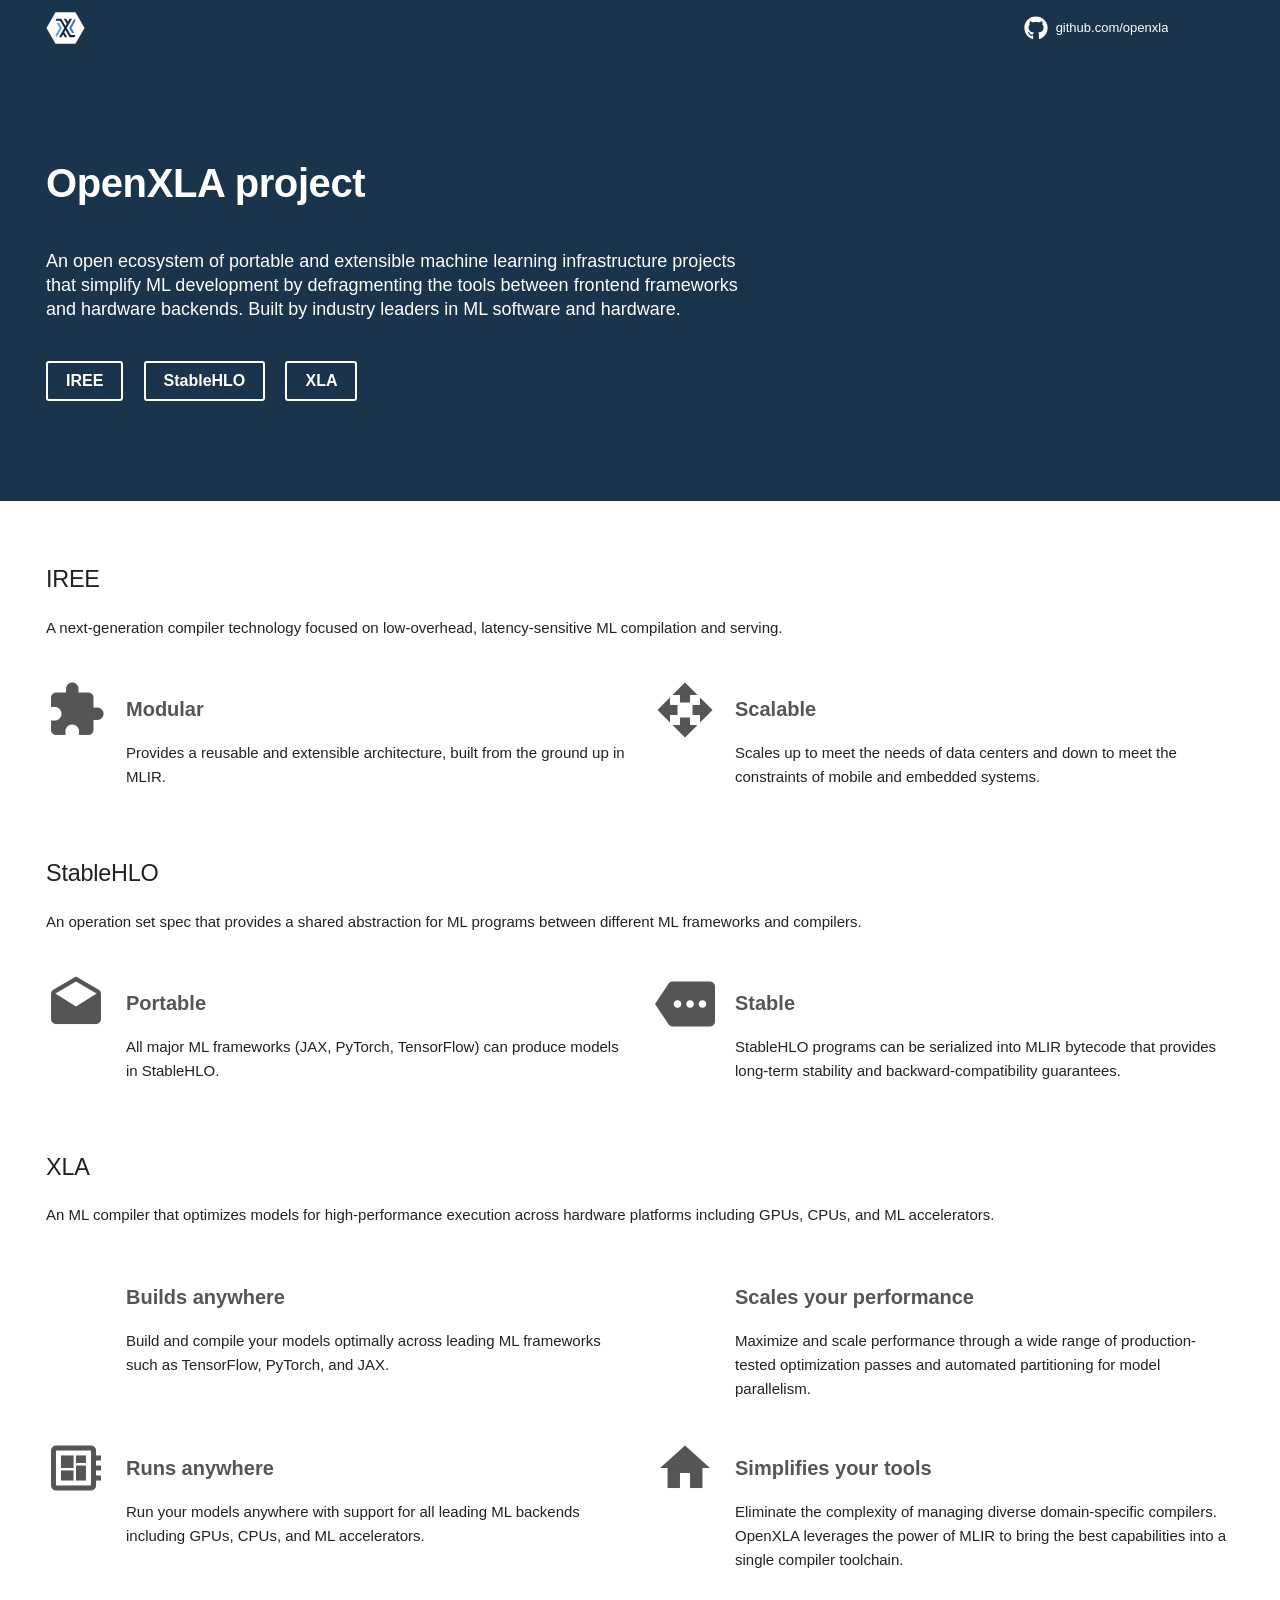
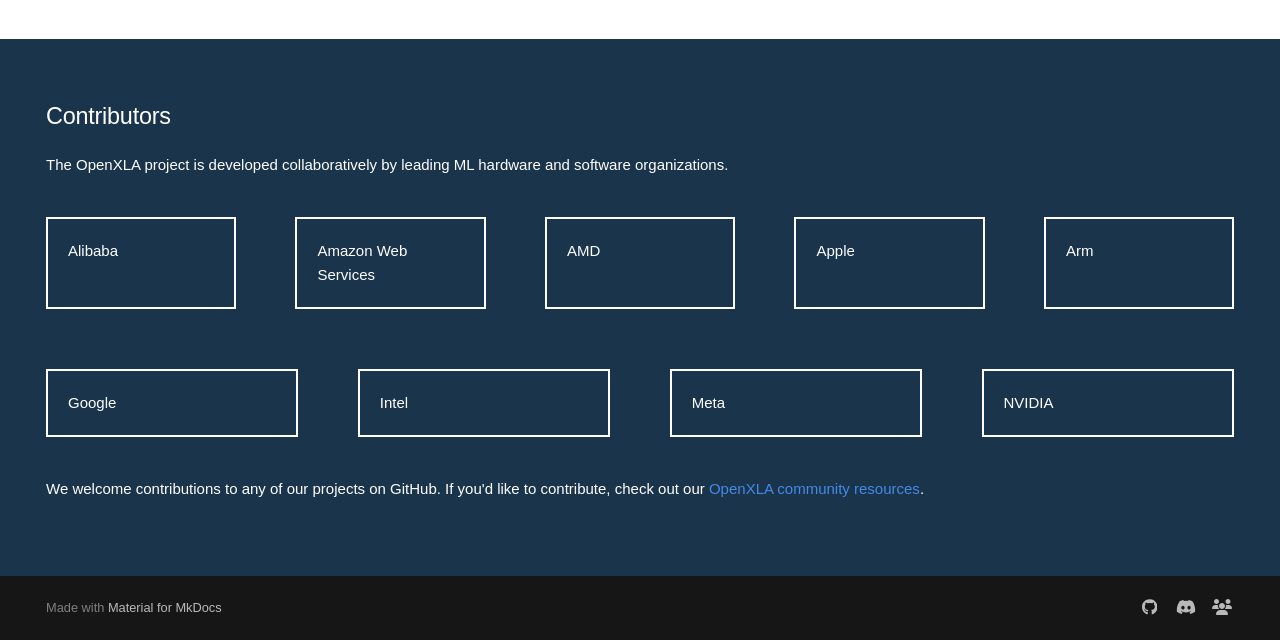
<file: index.html>
<!doctype html>
<html lang="en" class="no-js">
  <head>
    
      <meta charset="utf-8">
      <meta name="viewport" content="width=device-width,initial-scale=1">
      
      
      
      
      
      <link rel="icon" href="website/assets/favicon.ico">
      <meta name="generator" content="mkdocs-1.4.2, mkdocs-material-9.0.12">
    
    
  <title>OpenXLA project</title>

    
  
      <link rel="stylesheet" href="assets/stylesheets/main.0d440cfe.min.css">
      
        
        <link rel="stylesheet" href="assets/stylesheets/palette.2505c338.min.css">
      
      

    
  <link rel="stylesheet" href="website/stylesheets/landing.css" />

    
    
      
        
        
        <link rel="preconnect" href="https://fonts.gstatic.com" crossorigin>
        <link rel="stylesheet" href="https://fonts.googleapis.com/css?family=Noto:300,300i,400,400i,700,700i%7CNoto+Sans+Mono:400,400i,700,700i&display=fallback">
        <style>:root{--md-text-font:"Noto";--md-code-font:"Noto Sans Mono"}</style>
      
    
    
      <link rel="stylesheet" href="website/stylesheets/openxla.css">
    
    <script>__md_scope=new URL(".",location),__md_hash=e=>[...e].reduce((e,_)=>(e<<5)-e+_.charCodeAt(0),0),__md_get=(e,_=localStorage,t=__md_scope)=>JSON.parse(_.getItem(t.pathname+"."+e)),__md_set=(e,_,t=localStorage,a=__md_scope)=>{try{t.setItem(a.pathname+"."+e,JSON.stringify(_))}catch(e){}}</script>
    
      

    
    
    
  </head>
  
  
    
    
    
    
    
    <body dir="ltr" data-md-color-scheme="default" data-md-color-primary="" data-md-color-accent="">
  
    
    
    <input class="md-toggle" data-md-toggle="drawer" type="checkbox" id="__drawer" autocomplete="off">
    <input class="md-toggle" data-md-toggle="search" type="checkbox" id="__search" autocomplete="off">
    <label class="md-overlay" for="__drawer"></label>
    <div data-md-component="skip">
      
        
        <a href="#iree" class="md-skip">
          Skip to content
        </a>
      
    </div>
    <div data-md-component="announce">
      
    </div>
    
    
      

<header class="md-header" data-md-component="header">
  <nav class="md-header__inner md-grid" aria-label="Header">
    <a href="." title="OpenXLA Project" class="md-header__button md-logo" aria-label="OpenXLA Project" data-md-component="logo">
      <!--
  Copyright (c) 2016-2022 Martin Donath <martin.donath@squidfunk.com>

  Permission is hereby granted, free of charge, to any person obtaining a copy
  of this software and associated documentation files (the "Software"), to
  deal in the Software without restriction, including without limitation the
  rights to use, copy, modify, merge, publish, distribute, sublicense, and/or
  sell copies of the Software, and to permit persons to whom the Software is
  furnished to do so, subject to the following conditions:

  The above copyright notice and this permission notice shall be included in
  all copies or substantial portions of the Software.

  THE SOFTWARE IS PROVIDED "AS IS", WITHOUT WARRANTY OF ANY KIND, EXPRESS OR
  IMPLIED, INCLUDING BUT NOT LIMITED TO THE WARRANTIES OF MERCHANTABILITY,
  FITNESS FOR A PARTICULAR PURPOSE AND NON-INFRINGEMENT. IN NO EVENT SHALL THE
  AUTHORS OR COPYRIGHT HOLDERS BE LIABLE FOR ANY CLAIM, DAMAGES OR OTHER
  LIABILITY, WHETHER IN AN ACTION OF CONTRACT, TORT OR OTHERWISE, ARISING
  FROM, OUT OF OR IN CONNECTION WITH THE SOFTWARE OR THE USE OR OTHER DEALINGS
  IN THE SOFTWARE.
-->

<!-- Logo (customized to provide img alt text) -->

  <img src="website/assets/openxla-logo-white.svg" alt="OpenXLA Project" />

    </a>
    <label class="md-header__button md-icon" for="__drawer">
      <svg xmlns="http://www.w3.org/2000/svg" viewBox="0 0 24 24"><path d="M3 6h18v2H3V6m0 5h18v2H3v-2m0 5h18v2H3v-2Z"/></svg>
    </label>
    <div class="md-header__title" data-md-component="header-title">
      <div class="md-header__ellipsis">
        <div class="md-header__topic">
          <span class="md-ellipsis">
            OpenXLA Project
          </span>
        </div>
        <div class="md-header__topic" data-md-component="header-topic">
          <span class="md-ellipsis">
            
              OpenXLA project
            
          </span>
        </div>
      </div>
    </div>
    
    
    
    
      <div class="md-header__source">
        <a href="https://github.com/openxla" title="Go to repository" class="md-source" data-md-component="source">
  <div class="md-source__icon md-icon">
    
    <svg xmlns="http://www.w3.org/2000/svg" viewBox="0 0 496 512"><!--! Font Awesome Free 6.2.1 by @fontawesome - https://fontawesome.com License - https://fontawesome.com/license/free (Icons: CC BY 4.0, Fonts: SIL OFL 1.1, Code: MIT License) Copyright 2022 Fonticons, Inc.--><path d="M165.9 397.4c0 2-2.3 3.6-5.2 3.6-3.3.3-5.6-1.3-5.6-3.6 0-2 2.3-3.6 5.2-3.6 3-.3 5.6 1.3 5.6 3.6zm-31.1-4.5c-.7 2 1.3 4.3 4.3 4.9 2.6 1 5.6 0 6.2-2s-1.3-4.3-4.3-5.2c-2.6-.7-5.5.3-6.2 2.3zm44.2-1.7c-2.9.7-4.9 2.6-4.6 4.9.3 2 2.9 3.3 5.9 2.6 2.9-.7 4.9-2.6 4.6-4.6-.3-1.9-3-3.2-5.9-2.9zM244.8 8C106.1 8 0 113.3 0 252c0 110.9 69.8 205.8 169.5 239.2 12.8 2.3 17.3-5.6 17.3-12.1 0-6.2-.3-40.4-.3-61.4 0 0-70 15-84.7-29.8 0 0-11.4-29.1-27.8-36.6 0 0-22.9-15.7 1.6-15.4 0 0 24.9 2 38.6 25.8 21.9 38.6 58.6 27.5 72.9 20.9 2.3-16 8.8-27.1 16-33.7-55.9-6.2-112.3-14.3-112.3-110.5 0-27.5 7.6-41.3 23.6-58.9-2.6-6.5-11.1-33.3 2.6-67.9 20.9-6.5 69 27 69 27 20-5.6 41.5-8.5 62.8-8.5s42.8 2.9 62.8 8.5c0 0 48.1-33.6 69-27 13.7 34.7 5.2 61.4 2.6 67.9 16 17.7 25.8 31.5 25.8 58.9 0 96.5-58.9 104.2-114.8 110.5 9.2 7.9 17 22.9 17 46.4 0 33.7-.3 75.4-.3 83.6 0 6.5 4.6 14.4 17.3 12.1C428.2 457.8 496 362.9 496 252 496 113.3 383.5 8 244.8 8zM97.2 352.9c-1.3 1-1 3.3.7 5.2 1.6 1.6 3.9 2.3 5.2 1 1.3-1 1-3.3-.7-5.2-1.6-1.6-3.9-2.3-5.2-1zm-10.8-8.1c-.7 1.3.3 2.9 2.3 3.9 1.6 1 3.6.7 4.3-.7.7-1.3-.3-2.9-2.3-3.9-2-.6-3.6-.3-4.3.7zm32.4 35.6c-1.6 1.3-1 4.3 1.3 6.2 2.3 2.3 5.2 2.6 6.5 1 1.3-1.3.7-4.3-1.3-6.2-2.2-2.3-5.2-2.6-6.5-1zm-11.4-14.7c-1.6 1-1.6 3.6 0 5.9 1.6 2.3 4.3 3.3 5.6 2.3 1.6-1.3 1.6-3.9 0-6.2-1.4-2.3-4-3.3-5.6-2z"/></svg>
  </div>
  <div class="md-source__repository">
    github.com/openxla
  </div>
</a>
      </div>
    
  </nav>
  
</header>
    
    <div class="md-container" data-md-component="container">
      
      
  
        
          
        
      
  <section class="oxla-section black md-typeset">
    <div class="oxla-section-inner">
      <div class="oxla-banner">
        <div class="oxla-banner-left">
          <h1 class="oxla-title">OpenXLA project</h1>
          <p class="oxla-subtitle">An open ecosystem of portable and extensible machine learning infrastructure
projects that simplify ML development by defragmenting the tools
between frontend frameworks and hardware backends. Built by industry leaders
in ML software and hardware.
</p>
          <div class="oxla-buttons">
            
            <a class="oxla-button" href="https://github.com/openxla/iree">IREE</a>
            
            <a class="oxla-button" href="https://github.com/openxla/stablehlo">StableHLO</a>
            
            <a class="oxla-button" href="https://github.com/openxla/xla">XLA</a>
            
          </div>
        </div>
      </div>
    </div>
  </section>

      <main class="md-main" data-md-component="main">
        <div class="md-main__inner md-grid">
          
            
              
                
              
              <div class="md-sidebar md-sidebar--primary" data-md-component="sidebar" data-md-type="navigation" hidden>
                <div class="md-sidebar__scrollwrap">
                  <div class="md-sidebar__inner">
                    


<nav class="md-nav md-nav--primary" aria-label="Navigation" data-md-level="0">
  <label class="md-nav__title" for="__drawer">
    <a href="." title="OpenXLA Project" class="md-nav__button md-logo" aria-label="OpenXLA Project" data-md-component="logo">
      <!--
  Copyright (c) 2016-2022 Martin Donath <martin.donath@squidfunk.com>

  Permission is hereby granted, free of charge, to any person obtaining a copy
  of this software and associated documentation files (the "Software"), to
  deal in the Software without restriction, including without limitation the
  rights to use, copy, modify, merge, publish, distribute, sublicense, and/or
  sell copies of the Software, and to permit persons to whom the Software is
  furnished to do so, subject to the following conditions:

  The above copyright notice and this permission notice shall be included in
  all copies or substantial portions of the Software.

  THE SOFTWARE IS PROVIDED "AS IS", WITHOUT WARRANTY OF ANY KIND, EXPRESS OR
  IMPLIED, INCLUDING BUT NOT LIMITED TO THE WARRANTIES OF MERCHANTABILITY,
  FITNESS FOR A PARTICULAR PURPOSE AND NON-INFRINGEMENT. IN NO EVENT SHALL THE
  AUTHORS OR COPYRIGHT HOLDERS BE LIABLE FOR ANY CLAIM, DAMAGES OR OTHER
  LIABILITY, WHETHER IN AN ACTION OF CONTRACT, TORT OR OTHERWISE, ARISING
  FROM, OUT OF OR IN CONNECTION WITH THE SOFTWARE OR THE USE OR OTHER DEALINGS
  IN THE SOFTWARE.
-->

<!-- Logo (customized to provide img alt text) -->

  <img src="website/assets/openxla-logo-white.svg" alt="OpenXLA Project" />

    </a>
    OpenXLA Project
  </label>
  
    <div class="md-nav__source">
      <a href="https://github.com/openxla" title="Go to repository" class="md-source" data-md-component="source">
  <div class="md-source__icon md-icon">
    
    <svg xmlns="http://www.w3.org/2000/svg" viewBox="0 0 496 512"><!--! Font Awesome Free 6.2.1 by @fontawesome - https://fontawesome.com License - https://fontawesome.com/license/free (Icons: CC BY 4.0, Fonts: SIL OFL 1.1, Code: MIT License) Copyright 2022 Fonticons, Inc.--><path d="M165.9 397.4c0 2-2.3 3.6-5.2 3.6-3.3.3-5.6-1.3-5.6-3.6 0-2 2.3-3.6 5.2-3.6 3-.3 5.6 1.3 5.6 3.6zm-31.1-4.5c-.7 2 1.3 4.3 4.3 4.9 2.6 1 5.6 0 6.2-2s-1.3-4.3-4.3-5.2c-2.6-.7-5.5.3-6.2 2.3zm44.2-1.7c-2.9.7-4.9 2.6-4.6 4.9.3 2 2.9 3.3 5.9 2.6 2.9-.7 4.9-2.6 4.6-4.6-.3-1.9-3-3.2-5.9-2.9zM244.8 8C106.1 8 0 113.3 0 252c0 110.9 69.8 205.8 169.5 239.2 12.8 2.3 17.3-5.6 17.3-12.1 0-6.2-.3-40.4-.3-61.4 0 0-70 15-84.7-29.8 0 0-11.4-29.1-27.8-36.6 0 0-22.9-15.7 1.6-15.4 0 0 24.9 2 38.6 25.8 21.9 38.6 58.6 27.5 72.9 20.9 2.3-16 8.8-27.1 16-33.7-55.9-6.2-112.3-14.3-112.3-110.5 0-27.5 7.6-41.3 23.6-58.9-2.6-6.5-11.1-33.3 2.6-67.9 20.9-6.5 69 27 69 27 20-5.6 41.5-8.5 62.8-8.5s42.8 2.9 62.8 8.5c0 0 48.1-33.6 69-27 13.7 34.7 5.2 61.4 2.6 67.9 16 17.7 25.8 31.5 25.8 58.9 0 96.5-58.9 104.2-114.8 110.5 9.2 7.9 17 22.9 17 46.4 0 33.7-.3 75.4-.3 83.6 0 6.5 4.6 14.4 17.3 12.1C428.2 457.8 496 362.9 496 252 496 113.3 383.5 8 244.8 8zM97.2 352.9c-1.3 1-1 3.3.7 5.2 1.6 1.6 3.9 2.3 5.2 1 1.3-1 1-3.3-.7-5.2-1.6-1.6-3.9-2.3-5.2-1zm-10.8-8.1c-.7 1.3.3 2.9 2.3 3.9 1.6 1 3.6.7 4.3-.7.7-1.3-.3-2.9-2.3-3.9-2-.6-3.6-.3-4.3.7zm32.4 35.6c-1.6 1.3-1 4.3 1.3 6.2 2.3 2.3 5.2 2.6 6.5 1 1.3-1.3.7-4.3-1.3-6.2-2.2-2.3-5.2-2.6-6.5-1zm-11.4-14.7c-1.6 1-1.6 3.6 0 5.9 1.6 2.3 4.3 3.3 5.6 2.3 1.6-1.3 1.6-3.9 0-6.2-1.4-2.3-4-3.3-5.6-2z"/></svg>
  </div>
  <div class="md-source__repository">
    github.com/openxla
  </div>
</a>
    </div>
  
  <ul class="md-nav__list" data-md-scrollfix>
    
      
      
      

  
  
    
  
  
    <li class="md-nav__item md-nav__item--active">
      
      <input class="md-nav__toggle md-toggle" type="checkbox" id="__toc">
      
      
      
        <label class="md-nav__link md-nav__link--active" for="__toc">
          OpenXLA project
          <span class="md-nav__icon md-icon"></span>
        </label>
      
      <a href="." class="md-nav__link md-nav__link--active">
        OpenXLA project
      </a>
      
        

<nav class="md-nav md-nav--secondary" aria-label="Table of contents">
  
  
  
  
    <label class="md-nav__title" for="__toc">
      <span class="md-nav__icon md-icon"></span>
      Table of contents
    </label>
    <ul class="md-nav__list" data-md-component="toc" data-md-scrollfix>
      
        <!--
  Copyright (c) 2016-2022 Martin Donath <martin.donath@squidfunk.com>

  Permission is hereby granted, free of charge, to any person obtaining a copy
  of this software and associated documentation files (the "Software"), to
  deal in the Software without restriction, including without limitation the
  rights to use, copy, modify, merge, publish, distribute, sublicense, and/or
  sell copies of the Software, and to permit persons to whom the Software is
  furnished to do so, subject to the following conditions:

  The above copyright notice and this permission notice shall be included in
  all copies or substantial portions of the Software.

  THE SOFTWARE IS PROVIDED "AS IS", WITHOUT WARRANTY OF ANY KIND, EXPRESS OR
  IMPLIED, INCLUDING BUT NOT LIMITED TO THE WARRANTIES OF MERCHANTABILITY,
  FITNESS FOR A PARTICULAR PURPOSE AND NON-INFRINGEMENT. IN NO EVENT SHALL THE
  AUTHORS OR COPYRIGHT HOLDERS BE LIABLE FOR ANY CLAIM, DAMAGES OR OTHER
  LIABILITY, WHETHER IN AN ACTION OF CONTRACT, TORT OR OTHERWISE, ARISING
  FROM, OUT OF OR IN CONNECTION WITH THE SOFTWARE OR THE USE OR OTHER DEALINGS
  IN THE SOFTWARE.
-->

<!-- Allow each page to override toc_depth. For example, at the top of MD file:

---
toc_depth: 2
---

 -->
 
 <!-- Table of contents item -->
 <li class="md-nav__item">
   <a href="#iree" class="md-nav__link">
     IREE
   </a>

   <!-- Table of contents list -->
   
 </li>
 
      
        <!--
  Copyright (c) 2016-2022 Martin Donath <martin.donath@squidfunk.com>

  Permission is hereby granted, free of charge, to any person obtaining a copy
  of this software and associated documentation files (the "Software"), to
  deal in the Software without restriction, including without limitation the
  rights to use, copy, modify, merge, publish, distribute, sublicense, and/or
  sell copies of the Software, and to permit persons to whom the Software is
  furnished to do so, subject to the following conditions:

  The above copyright notice and this permission notice shall be included in
  all copies or substantial portions of the Software.

  THE SOFTWARE IS PROVIDED "AS IS", WITHOUT WARRANTY OF ANY KIND, EXPRESS OR
  IMPLIED, INCLUDING BUT NOT LIMITED TO THE WARRANTIES OF MERCHANTABILITY,
  FITNESS FOR A PARTICULAR PURPOSE AND NON-INFRINGEMENT. IN NO EVENT SHALL THE
  AUTHORS OR COPYRIGHT HOLDERS BE LIABLE FOR ANY CLAIM, DAMAGES OR OTHER
  LIABILITY, WHETHER IN AN ACTION OF CONTRACT, TORT OR OTHERWISE, ARISING
  FROM, OUT OF OR IN CONNECTION WITH THE SOFTWARE OR THE USE OR OTHER DEALINGS
  IN THE SOFTWARE.
-->

<!-- Allow each page to override toc_depth. For example, at the top of MD file:

---
toc_depth: 2
---

 -->
 
 <!-- Table of contents item -->
 <li class="md-nav__item">
   <a href="#stablehlo" class="md-nav__link">
     StableHLO
   </a>

   <!-- Table of contents list -->
   
 </li>
 
      
        <!--
  Copyright (c) 2016-2022 Martin Donath <martin.donath@squidfunk.com>

  Permission is hereby granted, free of charge, to any person obtaining a copy
  of this software and associated documentation files (the "Software"), to
  deal in the Software without restriction, including without limitation the
  rights to use, copy, modify, merge, publish, distribute, sublicense, and/or
  sell copies of the Software, and to permit persons to whom the Software is
  furnished to do so, subject to the following conditions:

  The above copyright notice and this permission notice shall be included in
  all copies or substantial portions of the Software.

  THE SOFTWARE IS PROVIDED "AS IS", WITHOUT WARRANTY OF ANY KIND, EXPRESS OR
  IMPLIED, INCLUDING BUT NOT LIMITED TO THE WARRANTIES OF MERCHANTABILITY,
  FITNESS FOR A PARTICULAR PURPOSE AND NON-INFRINGEMENT. IN NO EVENT SHALL THE
  AUTHORS OR COPYRIGHT HOLDERS BE LIABLE FOR ANY CLAIM, DAMAGES OR OTHER
  LIABILITY, WHETHER IN AN ACTION OF CONTRACT, TORT OR OTHERWISE, ARISING
  FROM, OUT OF OR IN CONNECTION WITH THE SOFTWARE OR THE USE OR OTHER DEALINGS
  IN THE SOFTWARE.
-->

<!-- Allow each page to override toc_depth. For example, at the top of MD file:

---
toc_depth: 2
---

 -->
 
 <!-- Table of contents item -->
 <li class="md-nav__item">
   <a href="#xla" class="md-nav__link">
     XLA
   </a>

   <!-- Table of contents list -->
   
 </li>
 
      
        <!--
  Copyright (c) 2016-2022 Martin Donath <martin.donath@squidfunk.com>

  Permission is hereby granted, free of charge, to any person obtaining a copy
  of this software and associated documentation files (the "Software"), to
  deal in the Software without restriction, including without limitation the
  rights to use, copy, modify, merge, publish, distribute, sublicense, and/or
  sell copies of the Software, and to permit persons to whom the Software is
  furnished to do so, subject to the following conditions:

  The above copyright notice and this permission notice shall be included in
  all copies or substantial portions of the Software.

  THE SOFTWARE IS PROVIDED "AS IS", WITHOUT WARRANTY OF ANY KIND, EXPRESS OR
  IMPLIED, INCLUDING BUT NOT LIMITED TO THE WARRANTIES OF MERCHANTABILITY,
  FITNESS FOR A PARTICULAR PURPOSE AND NON-INFRINGEMENT. IN NO EVENT SHALL THE
  AUTHORS OR COPYRIGHT HOLDERS BE LIABLE FOR ANY CLAIM, DAMAGES OR OTHER
  LIABILITY, WHETHER IN AN ACTION OF CONTRACT, TORT OR OTHERWISE, ARISING
  FROM, OUT OF OR IN CONNECTION WITH THE SOFTWARE OR THE USE OR OTHER DEALINGS
  IN THE SOFTWARE.
-->

<!-- Allow each page to override toc_depth. For example, at the top of MD file:

---
toc_depth: 2
---

 -->
 
 <!-- Table of contents item -->
 <li class="md-nav__item">
   <a href="#contributors" class="md-nav__link">
     Contributors
   </a>

   <!-- Table of contents list -->
   
 </li>
 
      
    </ul>
  
</nav>
      
    </li>
  

    
  </ul>
</nav>
                  </div>
                </div>
              </div>
            
            
              
                
              
              <div class="md-sidebar md-sidebar--secondary" data-md-component="sidebar" data-md-type="toc" hidden>
                <div class="md-sidebar__scrollwrap">
                  <div class="md-sidebar__inner">
                    

<nav class="md-nav md-nav--secondary" aria-label="Table of contents">
  
  
  
  
    <label class="md-nav__title" for="__toc">
      <span class="md-nav__icon md-icon"></span>
      Table of contents
    </label>
    <ul class="md-nav__list" data-md-component="toc" data-md-scrollfix>
      
        <!--
  Copyright (c) 2016-2022 Martin Donath <martin.donath@squidfunk.com>

  Permission is hereby granted, free of charge, to any person obtaining a copy
  of this software and associated documentation files (the "Software"), to
  deal in the Software without restriction, including without limitation the
  rights to use, copy, modify, merge, publish, distribute, sublicense, and/or
  sell copies of the Software, and to permit persons to whom the Software is
  furnished to do so, subject to the following conditions:

  The above copyright notice and this permission notice shall be included in
  all copies or substantial portions of the Software.

  THE SOFTWARE IS PROVIDED "AS IS", WITHOUT WARRANTY OF ANY KIND, EXPRESS OR
  IMPLIED, INCLUDING BUT NOT LIMITED TO THE WARRANTIES OF MERCHANTABILITY,
  FITNESS FOR A PARTICULAR PURPOSE AND NON-INFRINGEMENT. IN NO EVENT SHALL THE
  AUTHORS OR COPYRIGHT HOLDERS BE LIABLE FOR ANY CLAIM, DAMAGES OR OTHER
  LIABILITY, WHETHER IN AN ACTION OF CONTRACT, TORT OR OTHERWISE, ARISING
  FROM, OUT OF OR IN CONNECTION WITH THE SOFTWARE OR THE USE OR OTHER DEALINGS
  IN THE SOFTWARE.
-->

<!-- Allow each page to override toc_depth. For example, at the top of MD file:

---
toc_depth: 2
---

 -->
 
 <!-- Table of contents item -->
 <li class="md-nav__item">
   <a href="#iree" class="md-nav__link">
     IREE
   </a>

   <!-- Table of contents list -->
   
 </li>
 
      
        <!--
  Copyright (c) 2016-2022 Martin Donath <martin.donath@squidfunk.com>

  Permission is hereby granted, free of charge, to any person obtaining a copy
  of this software and associated documentation files (the "Software"), to
  deal in the Software without restriction, including without limitation the
  rights to use, copy, modify, merge, publish, distribute, sublicense, and/or
  sell copies of the Software, and to permit persons to whom the Software is
  furnished to do so, subject to the following conditions:

  The above copyright notice and this permission notice shall be included in
  all copies or substantial portions of the Software.

  THE SOFTWARE IS PROVIDED "AS IS", WITHOUT WARRANTY OF ANY KIND, EXPRESS OR
  IMPLIED, INCLUDING BUT NOT LIMITED TO THE WARRANTIES OF MERCHANTABILITY,
  FITNESS FOR A PARTICULAR PURPOSE AND NON-INFRINGEMENT. IN NO EVENT SHALL THE
  AUTHORS OR COPYRIGHT HOLDERS BE LIABLE FOR ANY CLAIM, DAMAGES OR OTHER
  LIABILITY, WHETHER IN AN ACTION OF CONTRACT, TORT OR OTHERWISE, ARISING
  FROM, OUT OF OR IN CONNECTION WITH THE SOFTWARE OR THE USE OR OTHER DEALINGS
  IN THE SOFTWARE.
-->

<!-- Allow each page to override toc_depth. For example, at the top of MD file:

---
toc_depth: 2
---

 -->
 
 <!-- Table of contents item -->
 <li class="md-nav__item">
   <a href="#stablehlo" class="md-nav__link">
     StableHLO
   </a>

   <!-- Table of contents list -->
   
 </li>
 
      
        <!--
  Copyright (c) 2016-2022 Martin Donath <martin.donath@squidfunk.com>

  Permission is hereby granted, free of charge, to any person obtaining a copy
  of this software and associated documentation files (the "Software"), to
  deal in the Software without restriction, including without limitation the
  rights to use, copy, modify, merge, publish, distribute, sublicense, and/or
  sell copies of the Software, and to permit persons to whom the Software is
  furnished to do so, subject to the following conditions:

  The above copyright notice and this permission notice shall be included in
  all copies or substantial portions of the Software.

  THE SOFTWARE IS PROVIDED "AS IS", WITHOUT WARRANTY OF ANY KIND, EXPRESS OR
  IMPLIED, INCLUDING BUT NOT LIMITED TO THE WARRANTIES OF MERCHANTABILITY,
  FITNESS FOR A PARTICULAR PURPOSE AND NON-INFRINGEMENT. IN NO EVENT SHALL THE
  AUTHORS OR COPYRIGHT HOLDERS BE LIABLE FOR ANY CLAIM, DAMAGES OR OTHER
  LIABILITY, WHETHER IN AN ACTION OF CONTRACT, TORT OR OTHERWISE, ARISING
  FROM, OUT OF OR IN CONNECTION WITH THE SOFTWARE OR THE USE OR OTHER DEALINGS
  IN THE SOFTWARE.
-->

<!-- Allow each page to override toc_depth. For example, at the top of MD file:

---
toc_depth: 2
---

 -->
 
 <!-- Table of contents item -->
 <li class="md-nav__item">
   <a href="#xla" class="md-nav__link">
     XLA
   </a>

   <!-- Table of contents list -->
   
 </li>
 
      
        <!--
  Copyright (c) 2016-2022 Martin Donath <martin.donath@squidfunk.com>

  Permission is hereby granted, free of charge, to any person obtaining a copy
  of this software and associated documentation files (the "Software"), to
  deal in the Software without restriction, including without limitation the
  rights to use, copy, modify, merge, publish, distribute, sublicense, and/or
  sell copies of the Software, and to permit persons to whom the Software is
  furnished to do so, subject to the following conditions:

  The above copyright notice and this permission notice shall be included in
  all copies or substantial portions of the Software.

  THE SOFTWARE IS PROVIDED "AS IS", WITHOUT WARRANTY OF ANY KIND, EXPRESS OR
  IMPLIED, INCLUDING BUT NOT LIMITED TO THE WARRANTIES OF MERCHANTABILITY,
  FITNESS FOR A PARTICULAR PURPOSE AND NON-INFRINGEMENT. IN NO EVENT SHALL THE
  AUTHORS OR COPYRIGHT HOLDERS BE LIABLE FOR ANY CLAIM, DAMAGES OR OTHER
  LIABILITY, WHETHER IN AN ACTION OF CONTRACT, TORT OR OTHERWISE, ARISING
  FROM, OUT OF OR IN CONNECTION WITH THE SOFTWARE OR THE USE OR OTHER DEALINGS
  IN THE SOFTWARE.
-->

<!-- Allow each page to override toc_depth. For example, at the top of MD file:

---
toc_depth: 2
---

 -->
 
 <!-- Table of contents item -->
 <li class="md-nav__item">
   <a href="#contributors" class="md-nav__link">
     Contributors
   </a>

   <!-- Table of contents list -->
   
 </li>
 
      
    </ul>
  
</nav>
                  </div>
                </div>
              </div>
            
          
          
  <div class="md-content" data-md-component="content">
    <article class="md-content__inner md-typeset">
      
        



  <h1>OpenXLA project</h1>

<section class="oxla-section">
<div class="oxla-section-inner">
<div class="oxla-features">
<h2 id="iree">IREE</h2>
<p>A next-generation compiler technology focused on low-overhead, latency-sensitive ML compilation and serving.</p>
<ul>
<li>
<p><span class="material-icon">extension</span>
  <strong>Modular</strong>
Provides a reusable and extensible architecture, built from the ground up in MLIR.</p>
</li>
<li>
<p><span class="material-icon">open_with</span>
  <strong>Scalable</strong>
  Scales up to meet the needs of data centers and down to meet the constraints of mobile and embedded systems.</p>
</li>
</ul>
<h2 id="stablehlo">StableHLO</h2>
<p>An operation set spec that provides a shared abstraction for ML programs between
different ML frameworks and compilers.</p>
<ul>
<li>
<p><span class="material-icon">drafts</span>
  <strong>Portable</strong>
  All major ML frameworks (JAX, PyTorch, TensorFlow) can produce models
  in StableHLO.</p>
</li>
<li>
<p><span class="material-icon">more_time</span>
  <strong>Stable</strong>
  StableHLO programs can be serialized into MLIR bytecode that provides
  long-term stability and backward-compatibility guarantees.</p>
</li>
</ul>
<h2 id="xla">XLA</h2>
<p>An ML compiler that optimizes models for high-performance execution across
hardware platforms including GPUs, CPUs, and ML accelerators.</p>
<ul>
<li>
<p><span class="material-icon">terminal</span>
  <strong>Builds anywhere</strong>
  Build and compile your models optimally across leading ML frameworks such as TensorFlow, PyTorch, and JAX.</p>
</li>
<li>
<p><span class="material-icon">speed</span>
  <strong>Scales your performance</strong>
  Maximize and scale performance through a wide range of production-tested optimization passes and automated partitioning for model parallelism.</p>
</li>
<li>
<p><span class="material-icon">developer_board</span>
  <strong>Runs anywhere</strong>
  Run your models anywhere with support for all leading ML backends including GPUs, CPUs, and ML accelerators.</p>
</li>
<li>
<p><span class="material-icon">home_repair_service</span>
  <strong>Simplifies your tools</strong>
  Eliminate the complexity of managing diverse domain-specific compilers. OpenXLA leverages the power of MLIR to bring the best capabilities into a single compiler toolchain.</p>
</li>
</ul>
</div>
</div>
</section>
<section class="oxla-section black">
<div class="oxla-section-inner">
<div class="oxla-community">
<h2 id="contributors">Contributors</h2>
<p>The OpenXLA project is developed collaboratively by leading ML hardware
and software organizations.</p>
<ul>
<li>Alibaba</li>
<li>Amazon Web Services</li>
<li>AMD</li>
<li>Apple</li>
<li>Arm</li>
<li>Google</li>
<li>Intel</li>
<li>Meta</li>
<li>NVIDIA</li>
</ul>
<p>We welcome contributions to any of our projects on GitHub. If you'd like to
contribute, check out our
<a href="https://github.com/openxla/community#readme">OpenXLA community resources</a>.</p>
</div>
</div>
</section>



  



      
    </article>
  </div>

          
        </div>
        
      </main>
      
        <footer class="md-footer">
  
  <div class="md-footer-meta md-typeset">
    <div class="md-footer-meta__inner md-grid">
      <div class="md-copyright">
  
  
    Made with
    <a href="https://squidfunk.github.io/mkdocs-material/" target="_blank" rel="noopener">
      Material for MkDocs
    </a>
  
</div>
      
        <div class="md-social">
  
    
    
    
    
    <a href="https://github.com/openxla" target="_blank" rel="noopener" title="OpenXLA on GitHub" class="md-social__link">
      <svg xmlns="http://www.w3.org/2000/svg" viewBox="0 0 496 512"><!--! Font Awesome Free 6.2.1 by @fontawesome - https://fontawesome.com License - https://fontawesome.com/license/free (Icons: CC BY 4.0, Fonts: SIL OFL 1.1, Code: MIT License) Copyright 2022 Fonticons, Inc.--><path d="M165.9 397.4c0 2-2.3 3.6-5.2 3.6-3.3.3-5.6-1.3-5.6-3.6 0-2 2.3-3.6 5.2-3.6 3-.3 5.6 1.3 5.6 3.6zm-31.1-4.5c-.7 2 1.3 4.3 4.3 4.9 2.6 1 5.6 0 6.2-2s-1.3-4.3-4.3-5.2c-2.6-.7-5.5.3-6.2 2.3zm44.2-1.7c-2.9.7-4.9 2.6-4.6 4.9.3 2 2.9 3.3 5.9 2.6 2.9-.7 4.9-2.6 4.6-4.6-.3-1.9-3-3.2-5.9-2.9zM244.8 8C106.1 8 0 113.3 0 252c0 110.9 69.8 205.8 169.5 239.2 12.8 2.3 17.3-5.6 17.3-12.1 0-6.2-.3-40.4-.3-61.4 0 0-70 15-84.7-29.8 0 0-11.4-29.1-27.8-36.6 0 0-22.9-15.7 1.6-15.4 0 0 24.9 2 38.6 25.8 21.9 38.6 58.6 27.5 72.9 20.9 2.3-16 8.8-27.1 16-33.7-55.9-6.2-112.3-14.3-112.3-110.5 0-27.5 7.6-41.3 23.6-58.9-2.6-6.5-11.1-33.3 2.6-67.9 20.9-6.5 69 27 69 27 20-5.6 41.5-8.5 62.8-8.5s42.8 2.9 62.8 8.5c0 0 48.1-33.6 69-27 13.7 34.7 5.2 61.4 2.6 67.9 16 17.7 25.8 31.5 25.8 58.9 0 96.5-58.9 104.2-114.8 110.5 9.2 7.9 17 22.9 17 46.4 0 33.7-.3 75.4-.3 83.6 0 6.5 4.6 14.4 17.3 12.1C428.2 457.8 496 362.9 496 252 496 113.3 383.5 8 244.8 8zM97.2 352.9c-1.3 1-1 3.3.7 5.2 1.6 1.6 3.9 2.3 5.2 1 1.3-1 1-3.3-.7-5.2-1.6-1.6-3.9-2.3-5.2-1zm-10.8-8.1c-.7 1.3.3 2.9 2.3 3.9 1.6 1 3.6.7 4.3-.7.7-1.3-.3-2.9-2.3-3.9-2-.6-3.6-.3-4.3.7zm32.4 35.6c-1.6 1.3-1 4.3 1.3 6.2 2.3 2.3 5.2 2.6 6.5 1 1.3-1.3.7-4.3-1.3-6.2-2.2-2.3-5.2-2.6-6.5-1zm-11.4-14.7c-1.6 1-1.6 3.6 0 5.9 1.6 2.3 4.3 3.3 5.6 2.3 1.6-1.3 1.6-3.9 0-6.2-1.4-2.3-4-3.3-5.6-2z"/></svg>
    </a>
  
    
    
    
    
    <a href="https://discord.gg/PeWUTaecrA" target="_blank" rel="noopener" title="OpenXLA Discord" class="md-social__link">
      <svg xmlns="http://www.w3.org/2000/svg" viewBox="0 0 640 512"><!--! Font Awesome Free 6.2.1 by @fontawesome - https://fontawesome.com License - https://fontawesome.com/license/free (Icons: CC BY 4.0, Fonts: SIL OFL 1.1, Code: MIT License) Copyright 2022 Fonticons, Inc.--><path d="M524.531 69.836a1.5 1.5 0 0 0-.764-.7A485.065 485.065 0 0 0 404.081 32.03a1.816 1.816 0 0 0-1.923.91 337.461 337.461 0 0 0-14.9 30.6 447.848 447.848 0 0 0-134.426 0 309.541 309.541 0 0 0-15.135-30.6 1.89 1.89 0 0 0-1.924-.91 483.689 483.689 0 0 0-119.688 37.107 1.712 1.712 0 0 0-.788.676C39.068 183.651 18.186 294.69 28.43 404.354a2.016 2.016 0 0 0 .765 1.375 487.666 487.666 0 0 0 146.825 74.189 1.9 1.9 0 0 0 2.063-.676A348.2 348.2 0 0 0 208.12 430.4a1.86 1.86 0 0 0-1.019-2.588 321.173 321.173 0 0 1-45.868-21.853 1.885 1.885 0 0 1-.185-3.126 251.047 251.047 0 0 0 9.109-7.137 1.819 1.819 0 0 1 1.9-.256c96.229 43.917 200.41 43.917 295.5 0a1.812 1.812 0 0 1 1.924.233 234.533 234.533 0 0 0 9.132 7.16 1.884 1.884 0 0 1-.162 3.126 301.407 301.407 0 0 1-45.89 21.83 1.875 1.875 0 0 0-1 2.611 391.055 391.055 0 0 0 30.014 48.815 1.864 1.864 0 0 0 2.063.7A486.048 486.048 0 0 0 610.7 405.729a1.882 1.882 0 0 0 .765-1.352c12.264-126.783-20.532-236.912-86.934-334.541ZM222.491 337.58c-28.972 0-52.844-26.587-52.844-59.239s23.409-59.241 52.844-59.241c29.665 0 53.306 26.82 52.843 59.239 0 32.654-23.41 59.241-52.843 59.241Zm195.38 0c-28.971 0-52.843-26.587-52.843-59.239s23.409-59.241 52.843-59.241c29.667 0 53.307 26.82 52.844 59.239 0 32.654-23.177 59.241-52.844 59.241Z"/></svg>
    </a>
  
    
    
    
    
    <a href="https://github.com/openxla/community#welcome-to-the-openxla-community" target="_blank" rel="noopener" title="OpenXLA community info" class="md-social__link">
      <svg xmlns="http://www.w3.org/2000/svg" viewBox="0 0 640 512"><!--! Font Awesome Free 6.2.1 by @fontawesome - https://fontawesome.com License - https://fontawesome.com/license/free (Icons: CC BY 4.0, Fonts: SIL OFL 1.1, Code: MIT License) Copyright 2022 Fonticons, Inc.--><path d="M144 160c-44.2 0-80-35.8-80-80S99.8 0 144 0s80 35.8 80 80-35.8 80-80 80zm368 0c-44.2 0-80-35.8-80-80s35.8-80 80-80 80 35.8 80 80-35.8 80-80 80zM0 298.7C0 239.8 47.8 192 106.7 192h42.7c15.9 0 31 3.5 44.6 9.7-1.3 7.2-1.9 14.7-1.9 22.3 0 38.2 16.8 72.5 43.3 96H21.3C9.6 320 0 310.4 0 298.7zM405.3 320h-.7c26.6-23.5 43.3-57.8 43.3-96 0-7.6-.7-15-1.9-22.3 13.6-6.3 28.7-9.7 44.6-9.7h42.7c58.9 0 106.7 47.8 106.7 106.7 0 11.8-9.6 21.3-21.3 21.3H405.3zm10.7-96c0 53-43 96-96 96s-96-43-96-96 43-96 96-96 96 43 96 96zM128 485.3c0-73.6 59.7-133.3 133.3-133.3h117.4c73.6 0 133.3 59.7 133.3 133.3 0 14.7-11.9 26.7-26.7 26.7H154.7c-14.7 0-26.7-11.9-26.7-26.7z"/></svg>
    </a>
  
</div>
      
    </div>
  </div>
</footer>
      
    </div>
    <div class="md-dialog" data-md-component="dialog">
      <div class="md-dialog__inner md-typeset"></div>
    </div>
    
    <script id="__config" type="application/json">{"base": ".", "features": [], "search": "assets/javascripts/workers/search.db81ec45.min.js", "translations": {"clipboard.copied": "Copied to clipboard", "clipboard.copy": "Copy to clipboard", "search.result.more.one": "1 more on this page", "search.result.more.other": "# more on this page", "search.result.none": "No matching documents", "search.result.one": "1 matching document", "search.result.other": "# matching documents", "search.result.placeholder": "Type to start searching", "search.result.term.missing": "Missing", "select.version": "Select version"}}</script>
    
    
      <script src="assets/javascripts/bundle.4b2c34cd.min.js"></script>
      
    
  </body>
</html>
</file>
<file: website/stylesheets/landing.css>
/* Styles for website/overrides/landing.html */
/* Overrides */
.md-header__topic {
  opacity: 0;
  font-weight: 700;
}
.md-header__button.md-icon {
  display: none;
}

.md-header__button.md-logo {
  display: initial;
}
.md-header__source {
  display: initial;
  width: 11.7rem;
}
.md-content h1 {
  position: absolute;
  top: 160px;
  visibility: hidden;
}
.md-content__inner {
  margin: 0;
  padding: 0;
}
.md-main__inner {
  margin: 0;
  max-width: 100%;
}
.md-content__inner:before {
  height: 1px;
}

/* Reproduce "md-main__inner" width and margins */
.oxla-section {
  width: 100%;
}
.oxla-section.black {
  background: var(--md-primary-fg-color);
  color: #fff;
}
.oxla-section-inner {
  margin: 0 auto;
  padding: 3rem 0;
  max-width: 61rem;
}
.oxla-section:before {
  content: "";
  display: block;
  height: 1px;
}
.oxla-section h2 {
  margin: 3rem 0 0;
}
.oxla-section h2:first-of-type {
  margin: 0;
}
.oxla-section h2+p {
  margin: 1rem 0 2rem;
}

/* Hero banner */
.oxla-banner {
  margin: 2rem 0.8rem;
}
.oxla-banner-left {
  display:flex;
  flex-direction: column;
  gap: 2rem;
  max-width: 35rem;
}
.oxla-banner .oxla-title {
  color: #fff;
  font-weight: bold;
  font-size: 2rem;
  margin: 0;
}
.oxla-banner .oxla-subtitle {
  color: #fff;
  font-size: 0.9rem;
  margin: 0;
}
.oxla-buttons {
  margin: 0;
}
a.oxla-button {
  padding: 0px 18px;
  border-radius: 3px;
  font-weight: bold;
  font-size: .8rem;
  border: 2px solid #fff;
  margin-right: 16px;
  display: inline-flex;
  height: 40px;
  align-items: center;
  color:#fff;
}
a.oxla-button .material-icon {
  font-family: "Material Icons";
  padding-left: .5rem;
}
a.oxla-button:hover {
  border-color: var(--md-accent-fg-color);
  color: var(--md-accent-fg-color);
}

/* Features grid */
.oxla-features,
.oxla-community {
  margin: 0 0.8rem;
}
.md-main .oxla-features ul {
  display: flex;
  flex-wrap: wrap;
  gap: 1.5rem;
  list-style-type: none;
  margin: 0;
}
.md-main .oxla-features ul li {
  flex-basis: 40%;
  flex-grow: 1;
  position: relative;
  margin: 0;
  padding: 10px 0 0 80px;
}
.oxla-features li strong:first-of-type {
  display: block;
  margin-bottom: 20px;
  color: #555;
  font-size: 1rem;
}
.oxla-features .material-icon {
  font-family: "Material Icons";
  color: #555;
  position: absolute;
  display: block;
  top: 0;
  left: 0;
  font-size: 60px;
  line-height: 60px;
}

/* Community grid */
.md-main .oxla-community ul {
  display: flex;
  flex-wrap: wrap;
  gap: 3rem 5%;
  list-style-type: none;
  margin: 2rem 0;
}
.md-main .oxla-community ul li {
  flex-basis: 15%;
  flex-grow: 1;
  margin: 0;
  padding: 1rem; /* remove for images */
  border: 2px solid #fff; /* remove for images */
  color:#fff;
}

@media screen and (max-width: 720px) {
  .md-header__source {
    width: auto;
    margin-right:10px;
  }
  .md-source__repository.md-source__repository--active {
    display: none;
  }
  .oxla-banner,
  .md-main .oxla-features ul {
    flex-direction: column;
  }
  .md-main .oxla-community ul {
    gap: 2rem;
  }
  .md-main .oxla-community ul li {
    flex-basis: 40%;
  }
}
</file>
<file: website/stylesheets/openxla.css>
@import url(//fonts.googleapis.com/icon?family=Material+Icons);

[data-md-color-scheme="default"] {
  --md-primary-fg-color: #1a344c; /* OpenXLA dark blue */
  --md-typeset-a-color: #458ae5; /* OpenXLA royal blue */
  --md-accent-fg-color: #6fb6e0; /* OpenXLA light blue */
}

[data-md-color-scheme="slate"] {
  --md-primary-fg-color: #1a344c; /* OpenXLA dark blue */
  --md-typeset-a-color: #458ae5; /* OpenXLA light blue */
  --md-accent-fg-color: #6fb6e0; /* OpenXLA royal blue */
  /* H1 color */
  --md-default-fg-color--light: rgba(204,234,254,0.6);
  /* Button color */
  --md-default-fg-color--lighter: rgba(204,234,254,0.3);
}

.md-header__button.md-logo :is(img,svg),
.md-header__button.md-logo :-webkit-any(img,svg) {
  height: 1.6rem;
}

.md-typeset {
  font-size: .75rem;
  line-height: 1.2rem;
}

/* Set icon for anchor links (config must set toc permalink: 'link') */
:root .headerlink {
  font-family: "Material Icons";
  position: relative;
  top: 5px;
  left: 0;
}

pre.highlight code {
  border-radius: 4px;
}

.md-typeset table td {
  line-height: 1rem;
}

.md-typeset table th {
  background-color: var(--md-code-bg-color);
}

.md-typeset table td * {
  word-break: normal;
}

/* Add "caution" admonition in the style of default "warning"
   https://developers.google.com/style/notices#pick-a-notice-type */
.md-typeset .admonition.caution,
.md-typeset details.caution {
  border-color: #ff9100;
}
.md-typeset .caution > .admonition-title,
.md-typeset .caution > summary {
  background-color: #ff91001a;
}
.md-typeset .caution > .admonition-title::before,
.md-typeset .caution > summary::before {
  background-color: #ff9100;
  -webkit-mask-image: var(--md-admonition-icon--warning);
          mask-image: var(--md-admonition-icon--warning);
}

/* Change "warning" admonition to the style of default "danger"
   https://developers.google.com/style/notices#pick-a-notice-type */
.md-typeset .admonition.warning,
.md-typeset details.warning {
  border-color: #ff1744;
}
.md-typeset .warning > .admonition-title,
.md-typeset .warning > summary {
  background-color: #ff17441a;
}
.md-typeset .warning > .admonition-title::before,
.md-typeset .warning > summary::before {
  background-color: #ff1744;
  -webkit-mask-image: var(--md-admonition-icon--danger);
          mask-image: var(--md-admonition-icon--danger);
}
</file>
<file: assets/stylesheets/main.0d440cfe.min.css>
@charset "UTF-8";html{-webkit-text-size-adjust:none;-moz-text-size-adjust:none;text-size-adjust:none;box-sizing:border-box}*,:after,:before{box-sizing:inherit}@media (prefers-reduced-motion){*,:after,:before{transition:none!important}}body{margin:0}a,button,input,label{-webkit-tap-highlight-color:transparent}a{color:inherit;text-decoration:none}hr{border:0;box-sizing:initial;display:block;height:.05rem;overflow:visible;padding:0}small{font-size:80%}sub,sup{line-height:1em}img{border-style:none}table{border-collapse:initial;border-spacing:0}td,th{font-weight:400;vertical-align:top}button{background:#0000;border:0;font-family:inherit;font-size:inherit;margin:0;padding:0}input{border:0;outline:none}:root{--md-primary-fg-color:#4051b5;--md-primary-fg-color--light:#5d6cc0;--md-primary-fg-color--dark:#303fa1;--md-primary-bg-color:#fff;--md-primary-bg-color--light:#ffffffb3;--md-accent-fg-color:#526cfe;--md-accent-fg-color--transparent:#526cfe1a;--md-accent-bg-color:#fff;--md-accent-bg-color--light:#ffffffb3}:root,[data-md-color-scheme=default]{--md-default-fg-color:#000000de;--md-default-fg-color--light:#0000008a;--md-default-fg-color--lighter:#00000052;--md-default-fg-color--lightest:#00000012;--md-default-bg-color:#fff;--md-default-bg-color--light:#ffffffb3;--md-default-bg-color--lighter:#ffffff4d;--md-default-bg-color--lightest:#ffffff1f;--md-code-fg-color:#36464e;--md-code-bg-color:#f5f5f5;--md-code-hl-color:#ffff0080;--md-code-hl-number-color:#d52a2a;--md-code-hl-special-color:#db1457;--md-code-hl-function-color:#a846b9;--md-code-hl-constant-color:#6e59d9;--md-code-hl-keyword-color:#3f6ec6;--md-code-hl-string-color:#1c7d4d;--md-code-hl-name-color:var(--md-code-fg-color);--md-code-hl-operator-color:var(--md-default-fg-color--light);--md-code-hl-punctuation-color:var(--md-default-fg-color--light);--md-code-hl-comment-color:var(--md-default-fg-color--light);--md-code-hl-generic-color:var(--md-default-fg-color--light);--md-code-hl-variable-color:var(--md-default-fg-color--light);--md-typeset-color:var(--md-default-fg-color);--md-typeset-a-color:var(--md-primary-fg-color);--md-typeset-mark-color:#ffff0080;--md-typeset-del-color:#f5503d26;--md-typeset-ins-color:#0bd57026;--md-typeset-kbd-color:#fafafa;--md-typeset-kbd-accent-color:#fff;--md-typeset-kbd-border-color:#b8b8b8;--md-typeset-table-color:#0000001f;--md-admonition-fg-color:var(--md-default-fg-color);--md-admonition-bg-color:var(--md-default-bg-color);--md-footer-fg-color:#fff;--md-footer-fg-color--light:#ffffffb3;--md-footer-fg-color--lighter:#ffffff73;--md-footer-bg-color:#000000de;--md-footer-bg-color--dark:#00000052;--md-shadow-z1:0 0.2rem 0.5rem #0000000d,0 0 0.05rem #0000001a;--md-shadow-z2:0 0.2rem 0.5rem #0000001a,0 0 0.05rem #00000040;--md-shadow-z3:0 0.2rem 0.5rem #0003,0 0 0.05rem #00000059}.md-icon svg{fill:currentcolor;display:block;height:1.2rem;width:1.2rem}body{-webkit-font-smoothing:antialiased;-moz-osx-font-smoothing:grayscale;--md-text-font-family:var(--md-text-font,_),-apple-system,BlinkMacSystemFont,Helvetica,Arial,sans-serif;--md-code-font-family:var(--md-code-font,_),SFMono-Regular,Consolas,Menlo,monospace}aside,body,input{font-feature-settings:"kern","liga";color:var(--md-typeset-color);font-family:var(--md-text-font-family)}code,kbd,pre{font-feature-settings:"kern";font-family:var(--md-code-font-family)}:root{--md-typeset-table-sort-icon:url('data:image/svg+xml;charset=utf-8,<svg xmlns="http://www.w3.org/2000/svg" viewBox="0 0 24 24"><path d="m18 21-4-4h3V7h-3l4-4 4 4h-3v10h3M2 19v-2h10v2M2 13v-2h7v2M2 7V5h4v2H2Z"/></svg>');--md-typeset-table-sort-icon--asc:url('data:image/svg+xml;charset=utf-8,<svg xmlns="http://www.w3.org/2000/svg" viewBox="0 0 24 24"><path d="M19 17h3l-4 4-4-4h3V3h2M2 17h10v2H2M6 5v2H2V5m0 6h7v2H2v-2Z"/></svg>');--md-typeset-table-sort-icon--desc:url('data:image/svg+xml;charset=utf-8,<svg xmlns="http://www.w3.org/2000/svg" viewBox="0 0 24 24"><path d="M19 7h3l-4-4-4 4h3v14h2M2 17h10v2H2M6 5v2H2V5m0 6h7v2H2v-2Z"/></svg>')}.md-typeset{-webkit-print-color-adjust:exact;color-adjust:exact;font-size:.8rem;line-height:1.6}@media print{.md-typeset{font-size:.68rem}}.md-typeset blockquote,.md-typeset dl,.md-typeset figure,.md-typeset ol,.md-typeset pre,.md-typeset ul{margin-bottom:1em;margin-top:1em}.md-typeset h1{color:var(--md-default-fg-color--light);font-size:2em;line-height:1.3;margin:0 0 1.25em}.md-typeset h1,.md-typeset h2{font-weight:300;letter-spacing:-.01em}.md-typeset h2{font-size:1.5625em;line-height:1.4;margin:1.6em 0 .64em}.md-typeset h3{font-size:1.25em;font-weight:400;letter-spacing:-.01em;line-height:1.5;margin:1.6em 0 .8em}.md-typeset h2+h3{margin-top:.8em}.md-typeset h4{font-weight:700;letter-spacing:-.01em;margin:1em 0}.md-typeset h5,.md-typeset h6{color:var(--md-default-fg-color--light);font-size:.8em;font-weight:700;letter-spacing:-.01em;margin:1.25em 0}.md-typeset h5{text-transform:uppercase}.md-typeset hr{border-bottom:.05rem solid var(--md-default-fg-color--lightest);display:flow-root;margin:1.5em 0}.md-typeset a{color:var(--md-typeset-a-color);word-break:break-word}.md-typeset a,.md-typeset a:before{transition:color 125ms}.md-typeset a:focus,.md-typeset a:hover{color:var(--md-accent-fg-color)}.md-typeset a:focus code,.md-typeset a:hover code{background-color:var(--md-accent-fg-color--transparent)}.md-typeset a code{color:currentcolor;transition:background-color 125ms}.md-typeset a.focus-visible{outline-color:var(--md-accent-fg-color);outline-offset:.2rem}.md-typeset code,.md-typeset kbd,.md-typeset pre{color:var(--md-code-fg-color);direction:ltr;font-variant-ligatures:none}@media print{.md-typeset code,.md-typeset kbd,.md-typeset pre{white-space:pre-wrap}}.md-typeset code{background-color:var(--md-code-bg-color);border-radius:.1rem;-webkit-box-decoration-break:clone;box-decoration-break:clone;font-size:.85em;padding:0 .2941176471em;word-break:break-word}.md-typeset code:not(.focus-visible){-webkit-tap-highlight-color:transparent;outline:none}.md-typeset pre{display:flow-root;line-height:1.4;position:relative}.md-typeset pre>code{-webkit-box-decoration-break:slice;box-decoration-break:slice;box-shadow:none;display:block;margin:0;outline-color:var(--md-accent-fg-color);overflow:auto;padding:.7720588235em 1.1764705882em;scrollbar-color:var(--md-default-fg-color--lighter) #0000;scrollbar-width:thin;touch-action:auto;word-break:normal}.md-typeset pre>code:hover{scrollbar-color:var(--md-accent-fg-color) #0000}.md-typeset pre>code::-webkit-scrollbar{height:.2rem;width:.2rem}.md-typeset pre>code::-webkit-scrollbar-thumb{background-color:var(--md-default-fg-color--lighter)}.md-typeset pre>code::-webkit-scrollbar-thumb:hover{background-color:var(--md-accent-fg-color)}.md-typeset kbd{background-color:var(--md-typeset-kbd-color);border-radius:.1rem;box-shadow:0 .1rem 0 .05rem var(--md-typeset-kbd-border-color),0 .1rem 0 var(--md-typeset-kbd-border-color),0 -.1rem .2rem var(--md-typeset-kbd-accent-color) inset;color:var(--md-default-fg-color);display:inline-block;font-size:.75em;padding:0 .6666666667em;vertical-align:text-top;word-break:break-word}.md-typeset mark{background-color:var(--md-typeset-mark-color);-webkit-box-decoration-break:clone;box-decoration-break:clone;color:inherit;word-break:break-word}.md-typeset abbr{border-bottom:.05rem dotted var(--md-default-fg-color--light);cursor:help;text-decoration:none}@media (hover:none){.md-typeset abbr[title]:focus:after,.md-typeset abbr[title]:hover:after{background-color:var(--md-default-fg-color);border-radius:.1rem;box-shadow:var(--md-shadow-z3);color:var(--md-default-bg-color);content:attr(title);font-size:.7rem;left:.8rem;margin-top:2em;padding:.2rem .3rem;position:absolute;right:.8rem}}.md-typeset small{opacity:.75}[dir=ltr] .md-typeset sub,[dir=ltr] .md-typeset sup{margin-left:.078125em}[dir=rtl] .md-typeset sub,[dir=rtl] .md-typeset sup{margin-right:.078125em}[dir=ltr] .md-typeset blockquote{padding-left:.6rem}[dir=rtl] .md-typeset blockquote{padding-right:.6rem}[dir=ltr] .md-typeset blockquote{border-left:.2rem solid var(--md-default-fg-color--lighter)}[dir=rtl] .md-typeset blockquote{border-right:.2rem solid var(--md-default-fg-color--lighter)}.md-typeset blockquote{color:var(--md-default-fg-color--light);margin-left:0;margin-right:0}.md-typeset ul{list-style-type:disc}[dir=ltr] .md-typeset ol,[dir=ltr] .md-typeset ul{margin-left:.625em}[dir=rtl] .md-typeset ol,[dir=rtl] .md-typeset ul{margin-right:.625em}.md-typeset ol,.md-typeset ul{padding:0}.md-typeset ol:not([hidden]),.md-typeset ul:not([hidden]){display:flow-root}.md-typeset ol ol,.md-typeset ul ol{list-style-type:lower-alpha}.md-typeset ol ol ol,.md-typeset ul ol ol{list-style-type:lower-roman}[dir=ltr] .md-typeset ol li,[dir=ltr] .md-typeset ul li{margin-left:1.25em}[dir=rtl] .md-typeset ol li,[dir=rtl] .md-typeset ul li{margin-right:1.25em}.md-typeset ol li,.md-typeset ul li{margin-bottom:.5em}.md-typeset ol li blockquote,.md-typeset ol li p,.md-typeset ul li blockquote,.md-typeset ul li p{margin:.5em 0}.md-typeset ol li:last-child,.md-typeset ul li:last-child{margin-bottom:0}[dir=ltr] .md-typeset ol li ol,[dir=ltr] .md-typeset ol li ul,[dir=ltr] .md-typeset ul li ol,[dir=ltr] .md-typeset ul li ul{margin-left:.625em}[dir=rtl] .md-typeset ol li ol,[dir=rtl] .md-typeset ol li ul,[dir=rtl] .md-typeset ul li ol,[dir=rtl] .md-typeset ul li ul{margin-right:.625em}.md-typeset ol li ol,.md-typeset ol li ul,.md-typeset ul li ol,.md-typeset ul li ul{margin-bottom:.5em;margin-top:.5em}[dir=ltr] .md-typeset dd{margin-left:1.875em}[dir=rtl] .md-typeset dd{margin-right:1.875em}.md-typeset dd{margin-bottom:1.5em;margin-top:1em}.md-typeset img,.md-typeset svg,.md-typeset video{height:auto;max-width:100%}.md-typeset img[align=left]{margin:1em 1em 1em 0}.md-typeset img[align=right]{margin:1em 0 1em 1em}.md-typeset img[align]:only-child{margin-top:0}.md-typeset img[src$="#gh-dark-mode-only"],.md-typeset img[src$="#only-dark"]{display:none}.md-typeset figure{display:flow-root;margin:1em auto;max-width:100%;text-align:center;width:-webkit-fit-content;width:-moz-fit-content;width:fit-content}.md-typeset figure img{display:block}.md-typeset figcaption{font-style:italic;margin:1em auto;max-width:24rem}.md-typeset iframe{max-width:100%}.md-typeset table:not([class]){background-color:var(--md-default-bg-color);border:.05rem solid var(--md-typeset-table-color);border-radius:.1rem;display:inline-block;font-size:.64rem;max-width:100%;overflow:auto;touch-action:auto}@media print{.md-typeset table:not([class]){display:table}}.md-typeset table:not([class])+*{margin-top:1.5em}.md-typeset table:not([class]) td>:first-child,.md-typeset table:not([class]) th>:first-child{margin-top:0}.md-typeset table:not([class]) td>:last-child,.md-typeset table:not([class]) th>:last-child{margin-bottom:0}.md-typeset table:not([class]) td:not([align]),.md-typeset table:not([class]) th:not([align]){text-align:left}[dir=rtl] .md-typeset table:not([class]) td:not([align]),[dir=rtl] .md-typeset table:not([class]) th:not([align]){text-align:right}.md-typeset table:not([class]) th{font-weight:700;min-width:5rem;padding:.9375em 1.25em;vertical-align:top}.md-typeset table:not([class]) td{border-top:.05rem solid var(--md-typeset-table-color);padding:.9375em 1.25em;vertical-align:top}.md-typeset table:not([class]) tbody tr{transition:background-color 125ms}.md-typeset table:not([class]) tbody tr:hover{background-color:rgba(0,0,0,.035);box-shadow:0 .05rem 0 var(--md-default-bg-color) inset}.md-typeset table:not([class]) a{word-break:normal}.md-typeset table th[role=columnheader]{cursor:pointer}[dir=ltr] .md-typeset table th[role=columnheader]:after{margin-left:.5em}[dir=rtl] .md-typeset table th[role=columnheader]:after{margin-right:.5em}.md-typeset table th[role=columnheader]:after{content:"";display:inline-block;height:1.2em;-webkit-mask-image:var(--md-typeset-table-sort-icon);mask-image:var(--md-typeset-table-sort-icon);-webkit-mask-repeat:no-repeat;mask-repeat:no-repeat;-webkit-mask-size:contain;mask-size:contain;transition:background-color 125ms;vertical-align:text-bottom;width:1.2em}.md-typeset table th[role=columnheader]:hover:after{background-color:var(--md-default-fg-color--lighter)}.md-typeset table th[role=columnheader][aria-sort=ascending]:after{background-color:var(--md-default-fg-color--light);-webkit-mask-image:var(--md-typeset-table-sort-icon--asc);mask-image:var(--md-typeset-table-sort-icon--asc)}.md-typeset table th[role=columnheader][aria-sort=descending]:after{background-color:var(--md-default-fg-color--light);-webkit-mask-image:var(--md-typeset-table-sort-icon--desc);mask-image:var(--md-typeset-table-sort-icon--desc)}.md-typeset__scrollwrap{margin:1em -.8rem;overflow-x:auto;touch-action:auto}.md-typeset__table{display:inline-block;margin-bottom:.5em;padding:0 .8rem}@media print{.md-typeset__table{display:block}}html .md-typeset__table table{display:table;margin:0;overflow:hidden;width:100%}@media screen and (max-width:44.9375em){.md-content__inner>pre{margin:1em -.8rem}.md-content__inner>pre code{border-radius:0}}.md-banner{background-color:var(--md-footer-bg-color);color:var(--md-footer-fg-color);overflow:auto}@media print{.md-banner{display:none}}.md-banner--warning{background:var(--md-typeset-mark-color);color:var(--md-default-fg-color)}.md-banner__inner{font-size:.7rem;margin:.6rem auto;padding:0 .8rem}[dir=ltr] .md-banner__button{float:right}[dir=rtl] .md-banner__button{float:left}.md-banner__button{color:inherit;cursor:pointer;transition:opacity .25s}.md-banner__button:hover{opacity:.7}html{font-size:125%;height:100%;overflow-x:hidden}@media screen and (min-width:100em){html{font-size:137.5%}}@media screen and (min-width:125em){html{font-size:150%}}body{background-color:var(--md-default-bg-color);display:flex;flex-direction:column;font-size:.5rem;min-height:100%;position:relative;width:100%}@media print{body{display:block}}@media screen and (max-width:59.9375em){body[data-md-scrolllock]{position:fixed}}.md-grid{margin-left:auto;margin-right:auto;max-width:61rem}.md-container{display:flex;flex-direction:column;flex-grow:1}@media print{.md-container{display:block}}.md-main{flex-grow:1}.md-main__inner{display:flex;height:100%;margin-top:1.5rem}.md-ellipsis{overflow:hidden;text-overflow:ellipsis;white-space:nowrap}.md-toggle{display:none}.md-option{height:0;opacity:0;position:absolute;width:0}.md-option:checked+label:not([hidden]){display:block}.md-option.focus-visible+label{outline-color:var(--md-accent-fg-color);outline-style:auto}.md-skip{background-color:var(--md-default-fg-color);border-radius:.1rem;color:var(--md-default-bg-color);font-size:.64rem;margin:.5rem;opacity:0;outline-color:var(--md-accent-fg-color);padding:.3rem .5rem;position:fixed;transform:translateY(.4rem);z-index:-1}.md-skip:focus{opacity:1;transform:translateY(0);transition:transform .25s cubic-bezier(.4,0,.2,1),opacity 175ms 75ms;z-index:10}@page{margin:25mm}:root{--md-clipboard-icon:url('data:image/svg+xml;charset=utf-8,<svg xmlns="http://www.w3.org/2000/svg" viewBox="0 0 24 24"><path d="M19 21H8V7h11m0-2H8a2 2 0 0 0-2 2v14a2 2 0 0 0 2 2h11a2 2 0 0 0 2-2V7a2 2 0 0 0-2-2m-3-4H4a2 2 0 0 0-2 2v14h2V3h12V1Z"/></svg>')}.md-clipboard{border-radius:.1rem;color:var(--md-default-fg-color--lightest);cursor:pointer;height:1.5em;outline-color:var(--md-accent-fg-color);outline-offset:.1rem;position:absolute;right:.5em;top:.5em;transition:color .25s;width:1.5em;z-index:1}@media print{.md-clipboard{display:none}}.md-clipboard:not(.focus-visible){-webkit-tap-highlight-color:transparent;outline:none}:hover>.md-clipboard{color:var(--md-default-fg-color--light)}.md-clipboard:focus,.md-clipboard:hover{color:var(--md-accent-fg-color)}.md-clipboard:after{background-color:currentcolor;content:"";display:block;height:1.125em;margin:0 auto;-webkit-mask-image:var(--md-clipboard-icon);mask-image:var(--md-clipboard-icon);-webkit-mask-position:center;mask-position:center;-webkit-mask-repeat:no-repeat;mask-repeat:no-repeat;-webkit-mask-size:contain;mask-size:contain;width:1.125em}.md-clipboard--inline{cursor:pointer}.md-clipboard--inline code{transition:color .25s,background-color .25s}.md-clipboard--inline:focus code,.md-clipboard--inline:hover code{background-color:var(--md-accent-fg-color--transparent);color:var(--md-accent-fg-color)}@keyframes consent{0%{opacity:0;transform:translateY(100%)}to{opacity:1;transform:translateY(0)}}@keyframes overlay{0%{opacity:0}to{opacity:1}}.md-consent__overlay{animation:overlay .25s both;-webkit-backdrop-filter:blur(.1rem);backdrop-filter:blur(.1rem);background-color:#0000008a;height:100%;opacity:1;position:fixed;top:0;width:100%;z-index:5}.md-consent__inner{animation:consent .5s cubic-bezier(.1,.7,.1,1) both;background-color:var(--md-default-bg-color);border:0;border-radius:.1rem;bottom:0;box-shadow:0 0 .2rem #0000001a,0 .2rem .4rem #0003;max-height:100%;overflow:auto;padding:0;position:fixed;width:100%;z-index:5}.md-consent__form{padding:.8rem}.md-consent__settings{display:none;margin:1em 0}input:checked+.md-consent__settings{display:block}.md-consent__controls{margin-bottom:.8rem}.md-typeset .md-consent__controls .md-button{display:inline}@media screen and (max-width:44.9375em){.md-typeset .md-consent__controls .md-button{display:block;margin-top:.4rem;text-align:center;width:100%}}.md-consent label{cursor:pointer}.md-content{flex-grow:1;min-width:0}.md-content__inner{margin:0 .8rem 1.2rem;padding-top:.6rem}@media screen and (min-width:76.25em){[dir=ltr] .md-sidebar--primary:not([hidden])~.md-content>.md-content__inner{margin-left:1.2rem}[dir=ltr] .md-sidebar--secondary:not([hidden])~.md-content>.md-content__inner,[dir=rtl] .md-sidebar--primary:not([hidden])~.md-content>.md-content__inner{margin-right:1.2rem}[dir=rtl] .md-sidebar--secondary:not([hidden])~.md-content>.md-content__inner{margin-left:1.2rem}}.md-content__inner:before{content:"";display:block;height:.4rem}.md-content__inner>:last-child{margin-bottom:0}[dir=ltr] .md-content__button{float:right}[dir=rtl] .md-content__button{float:left}[dir=ltr] .md-content__button{margin-left:.4rem}[dir=rtl] .md-content__button{margin-right:.4rem}.md-content__button{margin:.4rem 0;padding:0}@media print{.md-content__button{display:none}}.md-typeset .md-content__button{color:var(--md-default-fg-color--lighter)}.md-content__button svg{display:inline;vertical-align:top}[dir=rtl] .md-content__button svg{transform:scaleX(-1)}[dir=ltr] .md-dialog{right:.8rem}[dir=rtl] .md-dialog{left:.8rem}.md-dialog{background-color:var(--md-default-fg-color);border-radius:.1rem;bottom:.8rem;box-shadow:var(--md-shadow-z3);min-width:11.1rem;opacity:0;padding:.4rem .6rem;pointer-events:none;position:fixed;transform:translateY(100%);transition:transform 0ms .4s,opacity .4s;z-index:4}@media print{.md-dialog{display:none}}.md-dialog--active{opacity:1;pointer-events:auto;transform:translateY(0);transition:transform .4s cubic-bezier(.075,.85,.175,1),opacity .4s}.md-dialog__inner{color:var(--md-default-bg-color);font-size:.7rem}.md-feedback{margin:2em 0 1em;text-align:center}.md-feedback fieldset{border:none;margin:0;padding:0}.md-feedback__title{font-weight:700;margin:1em auto}.md-feedback__inner{position:relative}.md-feedback__list{align-content:baseline;display:flex;flex-wrap:wrap;justify-content:center;position:relative}.md-feedback__list:hover .md-icon:not(:disabled){color:var(--md-default-fg-color--lighter)}:disabled .md-feedback__list{min-height:1.8rem}.md-feedback__icon{color:var(--md-default-fg-color--light);cursor:pointer;flex-shrink:0;margin:0 .1rem;transition:color 125ms}.md-feedback__icon:not(:disabled).md-icon:hover{color:var(--md-accent-fg-color)}.md-feedback__icon:disabled{color:var(--md-default-fg-color--lightest);pointer-events:none}.md-feedback__note{opacity:0;position:relative;transform:translateY(.4rem);transition:transform .4s cubic-bezier(.1,.7,.1,1),opacity .15s}.md-feedback__note>*{margin:0 auto;max-width:16rem}:disabled .md-feedback__note{opacity:1;transform:translateY(0)}.md-footer{background-color:var(--md-footer-bg-color);color:var(--md-footer-fg-color)}@media print{.md-footer{display:none}}.md-footer__inner{justify-content:space-between;overflow:auto;padding:.2rem}.md-footer__inner:not([hidden]){display:flex}.md-footer__link{display:flex;flex-grow:0.01;outline-color:var(--md-accent-fg-color);overflow:hidden;padding-bottom:.4rem;padding-top:1.4rem;transition:opacity .25s}.md-footer__link:focus,.md-footer__link:hover{opacity:.7}[dir=rtl] .md-footer__link svg{transform:scaleX(-1)}@media screen and (max-width:44.9375em){.md-footer__link--prev .md-footer__title{display:none}}[dir=ltr] .md-footer__link--next{margin-left:auto}[dir=rtl] .md-footer__link--next{margin-right:auto}.md-footer__link--next{text-align:right}[dir=rtl] .md-footer__link--next{text-align:left}.md-footer__title{flex-grow:1;font-size:.9rem;line-height:2.4rem;max-width:calc(100% - 2.4rem);padding:0 1rem;position:relative;white-space:nowrap}.md-footer__button{margin:.2rem;padding:.4rem}.md-footer__direction{font-size:.64rem;left:0;margin-top:-1rem;opacity:.7;padding:0 1rem;position:absolute;right:0}.md-footer-meta{background-color:var(--md-footer-bg-color--dark)}.md-footer-meta__inner{display:flex;flex-wrap:wrap;justify-content:space-between;padding:.2rem}html .md-footer-meta.md-typeset a{color:var(--md-footer-fg-color--light)}html .md-footer-meta.md-typeset a:focus,html .md-footer-meta.md-typeset a:hover{color:var(--md-footer-fg-color)}.md-copyright{color:var(--md-footer-fg-color--lighter);font-size:.64rem;margin:auto .6rem;padding:.4rem 0;width:100%}@media screen and (min-width:45em){.md-copyright{width:auto}}.md-copyright__highlight{color:var(--md-footer-fg-color--light)}.md-social{margin:0 .4rem;padding:.2rem 0 .6rem}@media screen and (min-width:45em){.md-social{padding:.6rem 0}}.md-social__link{display:inline-block;height:1.6rem;text-align:center;width:1.6rem}.md-social__link:before{line-height:1.9}.md-social__link svg{fill:currentcolor;max-height:.8rem;vertical-align:-25%}.md-typeset .md-button{border:.1rem solid;border-radius:.1rem;color:var(--md-primary-fg-color);cursor:pointer;display:inline-block;font-weight:700;padding:.625em 2em;transition:color 125ms,background-color 125ms,border-color 125ms}.md-typeset .md-button--primary{background-color:var(--md-primary-fg-color);border-color:var(--md-primary-fg-color);color:var(--md-primary-bg-color)}.md-typeset .md-button:focus,.md-typeset .md-button:hover{background-color:var(--md-accent-fg-color);border-color:var(--md-accent-fg-color);color:var(--md-accent-bg-color)}[dir=ltr] .md-typeset .md-input{border-top-left-radius:.1rem}[dir=ltr] .md-typeset .md-input,[dir=rtl] .md-typeset .md-input{border-top-right-radius:.1rem}[dir=rtl] .md-typeset .md-input{border-top-left-radius:.1rem}.md-typeset .md-input{border-bottom:.1rem solid var(--md-default-fg-color--lighter);box-shadow:var(--md-shadow-z1);font-size:.8rem;height:1.8rem;padding:0 .6rem;transition:border .25s,box-shadow .25s}.md-typeset .md-input:focus,.md-typeset .md-input:hover{border-bottom-color:var(--md-accent-fg-color);box-shadow:var(--md-shadow-z2)}.md-typeset .md-input--stretch{width:100%}.md-header{background-color:var(--md-primary-fg-color);box-shadow:0 0 .2rem #0000,0 .2rem .4rem #0000;color:var(--md-primary-bg-color);display:block;left:0;position:-webkit-sticky;position:sticky;right:0;top:0;z-index:4}@media print{.md-header{display:none}}.md-header[hidden]{transform:translateY(-100%);transition:transform .25s cubic-bezier(.8,0,.6,1),box-shadow .25s}.md-header--shadow{box-shadow:0 0 .2rem #0000001a,0 .2rem .4rem #0003;transition:transform .25s cubic-bezier(.1,.7,.1,1),box-shadow .25s}.md-header__inner{align-items:center;display:flex;padding:0 .2rem}.md-header__button{color:currentcolor;cursor:pointer;margin:.2rem;outline-color:var(--md-accent-fg-color);padding:.4rem;position:relative;transition:opacity .25s;vertical-align:middle;z-index:1}.md-header__button:hover{opacity:.7}.md-header__button:not([hidden]){display:inline-block}.md-header__button:not(.focus-visible){-webkit-tap-highlight-color:transparent;outline:none}.md-header__button.md-logo{margin:.2rem;padding:.4rem}@media screen and (max-width:76.1875em){.md-header__button.md-logo{display:none}}.md-header__button.md-logo img,.md-header__button.md-logo svg{fill:currentcolor;display:block;height:1.2rem;width:auto}@media screen and (min-width:60em){.md-header__button[for=__search]{display:none}}.no-js .md-header__button[for=__search]{display:none}[dir=rtl] .md-header__button[for=__search] svg{transform:scaleX(-1)}@media screen and (min-width:76.25em){.md-header__button[for=__drawer]{display:none}}.md-header__topic{display:flex;max-width:100%;position:absolute;transition:transform .4s cubic-bezier(.1,.7,.1,1),opacity .15s;white-space:nowrap}.md-header__topic+.md-header__topic{opacity:0;pointer-events:none;transform:translateX(1.25rem);transition:transform .4s cubic-bezier(1,.7,.1,.1),opacity .15s;z-index:-1}[dir=rtl] .md-header__topic+.md-header__topic{transform:translateX(-1.25rem)}.md-header__topic:first-child{font-weight:700}[dir=ltr] .md-header__title{margin-right:.4rem}[dir=rtl] .md-header__title{margin-left:.4rem}[dir=ltr] .md-header__title{margin-left:1rem}[dir=rtl] .md-header__title{margin-right:1rem}.md-header__title{flex-grow:1;font-size:.9rem;height:2.4rem;line-height:2.4rem}.md-header__title--active .md-header__topic{opacity:0;pointer-events:none;transform:translateX(-1.25rem);transition:transform .4s cubic-bezier(1,.7,.1,.1),opacity .15s;z-index:-1}[dir=rtl] .md-header__title--active .md-header__topic{transform:translateX(1.25rem)}.md-header__title--active .md-header__topic+.md-header__topic{opacity:1;pointer-events:auto;transform:translateX(0);transition:transform .4s cubic-bezier(.1,.7,.1,1),opacity .15s;z-index:0}.md-header__title>.md-header__ellipsis{height:100%;position:relative;width:100%}.md-header__option{display:flex;flex-shrink:0;max-width:100%;transition:max-width 0ms .25s,opacity .25s .25s;white-space:nowrap}[data-md-toggle=search]:checked~.md-header .md-header__option{max-width:0;opacity:0;transition:max-width 0ms,opacity 0ms}.md-header__source{display:none}@media screen and (min-width:60em){[dir=ltr] .md-header__source{margin-left:1rem}[dir=rtl] .md-header__source{margin-right:1rem}.md-header__source{display:block;max-width:11.7rem;width:11.7rem}}@media screen and (min-width:76.25em){[dir=ltr] .md-header__source{margin-left:1.4rem}[dir=rtl] .md-header__source{margin-right:1.4rem}}:root{--md-nav-icon--prev:url('data:image/svg+xml;charset=utf-8,<svg xmlns="http://www.w3.org/2000/svg" viewBox="0 0 24 24"><path d="M20 11v2H8l5.5 5.5-1.42 1.42L4.16 12l7.92-7.92L13.5 5.5 8 11h12Z"/></svg>');--md-nav-icon--next:url('data:image/svg+xml;charset=utf-8,<svg xmlns="http://www.w3.org/2000/svg" viewBox="0 0 24 24"><path d="M8.59 16.58 13.17 12 8.59 7.41 10 6l6 6-6 6-1.41-1.42Z"/></svg>');--md-toc-icon:url('data:image/svg+xml;charset=utf-8,<svg xmlns="http://www.w3.org/2000/svg" viewBox="0 0 24 24"><path d="M3 9h14V7H3v2m0 4h14v-2H3v2m0 4h14v-2H3v2m16 0h2v-2h-2v2m0-10v2h2V7h-2m0 6h2v-2h-2v2Z"/></svg>')}.md-nav{font-size:.7rem;line-height:1.3}.md-nav__title{color:var(--md-default-fg-color--light);display:block;font-weight:700;overflow:hidden;padding:0 .6rem;text-overflow:ellipsis}.md-nav__title .md-nav__button{display:none}.md-nav__title .md-nav__button img{height:100%;width:auto}.md-nav__title .md-nav__button.md-logo img,.md-nav__title .md-nav__button.md-logo svg{fill:currentcolor;display:block;height:2.4rem;max-width:100%;object-fit:contain;width:auto}.md-nav__list{list-style:none;margin:0;padding:0}.md-nav__item{padding:0 .6rem}[dir=ltr] .md-nav__item .md-nav__item{padding-right:0}[dir=rtl] .md-nav__item .md-nav__item{padding-left:0}.md-nav__link{align-items:center;cursor:pointer;display:flex;justify-content:space-between;margin-top:.625em;overflow:hidden;scroll-snap-align:start;text-overflow:ellipsis;transition:color 125ms}.md-nav__link--passed{color:var(--md-default-fg-color--light)}.md-nav__item .md-nav__link--active{color:var(--md-typeset-a-color)}.md-nav__item .md-nav__link--index [href]{width:100%}.md-nav__link:focus,.md-nav__link:hover{color:var(--md-accent-fg-color)}.md-nav__link.focus-visible{outline-color:var(--md-accent-fg-color);outline-offset:.2rem}.md-nav--primary .md-nav__link[for=__toc]{display:none}.md-nav--primary .md-nav__link[for=__toc] .md-icon:after{background-color:currentcolor;display:block;height:100%;-webkit-mask-image:var(--md-toc-icon);mask-image:var(--md-toc-icon);width:100%}.md-nav--primary .md-nav__link[for=__toc]~.md-nav{display:none}.md-nav__link>*{cursor:pointer;display:flex}.md-nav__icon{flex-shrink:0}.md-nav__source{display:none}@media screen and (max-width:76.1875em){.md-nav--primary,.md-nav--primary .md-nav{background-color:var(--md-default-bg-color);display:flex;flex-direction:column;height:100%;left:0;position:absolute;right:0;top:0;z-index:1}.md-nav--primary .md-nav__item,.md-nav--primary .md-nav__title{font-size:.8rem;line-height:1.5}.md-nav--primary .md-nav__title{background-color:var(--md-default-fg-color--lightest);color:var(--md-default-fg-color--light);cursor:pointer;height:5.6rem;line-height:2.4rem;padding:3rem .8rem .2rem;position:relative;white-space:nowrap}[dir=ltr] .md-nav--primary .md-nav__title .md-nav__icon{left:.4rem}[dir=rtl] .md-nav--primary .md-nav__title .md-nav__icon{right:.4rem}.md-nav--primary .md-nav__title .md-nav__icon{display:block;height:1.2rem;margin:.2rem;position:absolute;top:.4rem;width:1.2rem}.md-nav--primary .md-nav__title .md-nav__icon:after{background-color:currentcolor;content:"";display:block;height:100%;-webkit-mask-image:var(--md-nav-icon--prev);mask-image:var(--md-nav-icon--prev);-webkit-mask-position:center;mask-position:center;-webkit-mask-repeat:no-repeat;mask-repeat:no-repeat;-webkit-mask-size:contain;mask-size:contain;width:100%}.md-nav--primary .md-nav__title~.md-nav__list{background-color:var(--md-default-bg-color);box-shadow:0 .05rem 0 var(--md-default-fg-color--lightest) inset;overflow-y:auto;scroll-snap-type:y mandatory;touch-action:pan-y}.md-nav--primary .md-nav__title~.md-nav__list>:first-child{border-top:0}.md-nav--primary .md-nav__title[for=__drawer]{background-color:var(--md-primary-fg-color);color:var(--md-primary-bg-color);font-weight:700}.md-nav--primary .md-nav__title .md-logo{display:block;left:.2rem;margin:.2rem;padding:.4rem;position:absolute;right:.2rem;top:.2rem}.md-nav--primary .md-nav__list{flex:1}.md-nav--primary .md-nav__item{border-top:.05rem solid var(--md-default-fg-color--lightest);padding:0}.md-nav--primary .md-nav__item--active>.md-nav__link{color:var(--md-typeset-a-color)}.md-nav--primary .md-nav__item--active>.md-nav__link:focus,.md-nav--primary .md-nav__item--active>.md-nav__link:hover{color:var(--md-accent-fg-color)}.md-nav--primary .md-nav__link{margin-top:0;padding:.6rem .8rem}[dir=ltr] .md-nav--primary .md-nav__link .md-nav__icon{margin-right:-.2rem}[dir=rtl] .md-nav--primary .md-nav__link .md-nav__icon{margin-left:-.2rem}.md-nav--primary .md-nav__link .md-nav__icon{font-size:1.2rem;height:1.2rem;width:1.2rem}.md-nav--primary .md-nav__link .md-nav__icon:after{background-color:currentcolor;content:"";display:block;height:100%;-webkit-mask-image:var(--md-nav-icon--next);mask-image:var(--md-nav-icon--next);-webkit-mask-position:center;mask-position:center;-webkit-mask-repeat:no-repeat;mask-repeat:no-repeat;-webkit-mask-size:contain;mask-size:contain;width:100%}[dir=rtl] .md-nav--primary .md-nav__icon:after{transform:scale(-1)}.md-nav--primary .md-nav--secondary .md-nav{background-color:initial;position:static}[dir=ltr] .md-nav--primary .md-nav--secondary .md-nav .md-nav__link{padding-left:1.4rem}[dir=rtl] .md-nav--primary .md-nav--secondary .md-nav .md-nav__link{padding-right:1.4rem}[dir=ltr] .md-nav--primary .md-nav--secondary .md-nav .md-nav .md-nav__link{padding-left:2rem}[dir=rtl] .md-nav--primary .md-nav--secondary .md-nav .md-nav .md-nav__link{padding-right:2rem}[dir=ltr] .md-nav--primary .md-nav--secondary .md-nav .md-nav .md-nav .md-nav__link{padding-left:2.6rem}[dir=rtl] .md-nav--primary .md-nav--secondary .md-nav .md-nav .md-nav .md-nav__link{padding-right:2.6rem}[dir=ltr] .md-nav--primary .md-nav--secondary .md-nav .md-nav .md-nav .md-nav .md-nav__link{padding-left:3.2rem}[dir=rtl] .md-nav--primary .md-nav--secondary .md-nav .md-nav .md-nav .md-nav .md-nav__link{padding-right:3.2rem}.md-nav--secondary{background-color:initial}.md-nav__toggle~.md-nav{display:flex;opacity:0;transform:translateX(100%);transition:transform .25s cubic-bezier(.8,0,.6,1),opacity 125ms 50ms}[dir=rtl] .md-nav__toggle~.md-nav{transform:translateX(-100%)}.md-nav__toggle:checked~.md-nav{opacity:1;transform:translateX(0);transition:transform .25s cubic-bezier(.4,0,.2,1),opacity 125ms 125ms}.md-nav__toggle:checked~.md-nav>.md-nav__list{-webkit-backface-visibility:hidden;backface-visibility:hidden}}@media screen and (max-width:59.9375em){.md-nav--primary .md-nav__link[for=__toc]{display:flex}.md-nav--primary .md-nav__link[for=__toc] .md-icon:after{content:""}.md-nav--primary .md-nav__link[for=__toc]+.md-nav__link{display:none}.md-nav--primary .md-nav__link[for=__toc]~.md-nav{display:flex}.md-nav__source{background-color:var(--md-primary-fg-color--dark);color:var(--md-primary-bg-color);display:block;padding:0 .2rem}}@media screen and (min-width:60em) and (max-width:76.1875em){.md-nav--integrated .md-nav__link[for=__toc]{display:flex}.md-nav--integrated .md-nav__link[for=__toc] .md-icon:after{content:""}.md-nav--integrated .md-nav__link[for=__toc]+.md-nav__link{display:none}.md-nav--integrated .md-nav__link[for=__toc]~.md-nav{display:flex}}@media screen and (min-width:60em){.md-nav--secondary .md-nav__title{background:var(--md-default-bg-color);box-shadow:0 0 .4rem .4rem var(--md-default-bg-color);position:-webkit-sticky;position:sticky;top:0;z-index:1}.md-nav--secondary .md-nav__title[for=__toc]{scroll-snap-align:start}.md-nav--secondary .md-nav__title .md-nav__icon{display:none}}@media screen and (min-width:76.25em){.md-nav{transition:max-height .25s cubic-bezier(.86,0,.07,1)}.md-nav--primary .md-nav__title{background:var(--md-default-bg-color);box-shadow:0 0 .4rem .4rem var(--md-default-bg-color);position:-webkit-sticky;position:sticky;top:0;z-index:1}.md-nav--primary .md-nav__title[for=__drawer]{scroll-snap-align:start}.md-nav--primary .md-nav__title .md-nav__icon,.md-nav__toggle~.md-nav{display:none}.md-nav__toggle:checked~.md-nav,.md-nav__toggle:indeterminate~.md-nav{display:block}.md-nav__item--nested>.md-nav>.md-nav__title{display:none}.md-nav__item--section{display:block;margin:1.25em 0}.md-nav__item--section:last-child{margin-bottom:0}.md-nav__item--section>.md-nav__link{font-weight:700;pointer-events:none}.md-nav__item--section>.md-nav__link[for]{color:var(--md-default-fg-color--light)}.md-nav__item--section>.md-nav__link--index [href]{pointer-events:auto}.md-nav__item--section>.md-nav__link .md-nav__icon{display:none}.md-nav__item--section>.md-nav{display:block}.md-nav__item--section>.md-nav>.md-nav__list>.md-nav__item{padding:0}.md-nav__icon{border-radius:100%;height:.9rem;transition:background-color .25s,transform .25s;width:.9rem}[dir=rtl] .md-nav__icon{transform:rotate(180deg)}.md-nav__icon:hover{background-color:var(--md-accent-fg-color--transparent)}.md-nav__icon:after{background-color:currentcolor;content:"";display:inline-block;height:100%;-webkit-mask-image:var(--md-nav-icon--next);mask-image:var(--md-nav-icon--next);-webkit-mask-position:center;mask-position:center;-webkit-mask-repeat:no-repeat;mask-repeat:no-repeat;-webkit-mask-size:contain;mask-size:contain;vertical-align:-.1rem;width:100%}.md-nav__item--nested .md-nav__toggle:checked~.md-nav__link .md-nav__icon,.md-nav__item--nested .md-nav__toggle:indeterminate~.md-nav__link .md-nav__icon{transform:rotate(90deg)}.md-nav--lifted>.md-nav__list>.md-nav__item,.md-nav--lifted>.md-nav__list>.md-nav__item--nested,.md-nav--lifted>.md-nav__title{display:none}.md-nav--lifted>.md-nav__list>.md-nav__item--active{display:block;padding:0}.md-nav--lifted>.md-nav__list>.md-nav__item--active>.md-nav__link{background:var(--md-default-bg-color);box-shadow:0 0 .4rem .4rem var(--md-default-bg-color);font-weight:700;margin-top:0;padding:0 .6rem;position:-webkit-sticky;position:sticky;top:0;z-index:1}.md-nav--lifted>.md-nav__list>.md-nav__item--active>.md-nav__link:not(.md-nav__link--index){pointer-events:none}.md-nav--lifted>.md-nav__list>.md-nav__item--active>.md-nav__link .md-nav__icon{display:none}.md-nav--lifted>.md-nav__list>.md-nav__item>[for]{color:var(--md-default-fg-color--light)}.md-nav--lifted .md-nav[data-md-level="1"]{display:block}[dir=ltr] .md-nav--lifted .md-nav[data-md-level="1"]>.md-nav__list>.md-nav__item{padding-right:.6rem}[dir=rtl] .md-nav--lifted .md-nav[data-md-level="1"]>.md-nav__list>.md-nav__item{padding-left:.6rem}.md-nav--integrated>.md-nav__list>.md-nav__item--active:not(.md-nav__item--nested){padding:0 .6rem}.md-nav--integrated>.md-nav__list>.md-nav__item--active:not(.md-nav__item--nested)>.md-nav__link{padding:0}[dir=ltr] .md-nav--integrated>.md-nav__list>.md-nav__item--active .md-nav--secondary{border-left:.05rem solid var(--md-primary-fg-color)}[dir=rtl] .md-nav--integrated>.md-nav__list>.md-nav__item--active .md-nav--secondary{border-right:.05rem solid var(--md-primary-fg-color)}.md-nav--integrated>.md-nav__list>.md-nav__item--active .md-nav--secondary{display:block;margin-bottom:1.25em}.md-nav--integrated>.md-nav__list>.md-nav__item--active .md-nav--secondary>.md-nav__title{display:none}}:root{--md-search-result-icon:url('data:image/svg+xml;charset=utf-8,<svg xmlns="http://www.w3.org/2000/svg" viewBox="0 0 24 24"><path d="M14 2H6a2 2 0 0 0-2 2v16a2 2 0 0 0 2 2h7c-.41-.25-.8-.56-1.14-.9-.33-.33-.61-.7-.86-1.1H6V4h7v5h5v1.18c.71.16 1.39.43 2 .82V8l-6-6m6.31 16.9c1.33-2.11.69-4.9-1.4-6.22-2.11-1.33-4.91-.68-6.22 1.4-1.34 2.11-.69 4.89 1.4 6.22 1.46.93 3.32.93 4.79.02L22 23.39 23.39 22l-3.08-3.1m-3.81.1a2.5 2.5 0 0 1-2.5-2.5 2.5 2.5 0 0 1 2.5-2.5 2.5 2.5 0 0 1 2.5 2.5 2.5 2.5 0 0 1-2.5 2.5Z"/></svg>')}.md-search{position:relative}@media screen and (min-width:60em){.md-search{padding:.2rem 0}}.no-js .md-search{display:none}.md-search__overlay{opacity:0;z-index:1}@media screen and (max-width:59.9375em){[dir=ltr] .md-search__overlay{left:-2.2rem}[dir=rtl] .md-search__overlay{right:-2.2rem}.md-search__overlay{background-color:var(--md-default-bg-color);border-radius:1rem;height:2rem;overflow:hidden;pointer-events:none;position:absolute;top:-1rem;transform-origin:center;transition:transform .3s .1s,opacity .2s .2s;width:2rem}[data-md-toggle=search]:checked~.md-header .md-search__overlay{opacity:1;transition:transform .4s,opacity .1s}}@media screen and (min-width:60em){[dir=ltr] .md-search__overlay{left:0}[dir=rtl] .md-search__overlay{right:0}.md-search__overlay{background-color:#0000008a;cursor:pointer;height:0;position:fixed;top:0;transition:width 0ms .25s,height 0ms .25s,opacity .25s;width:0}[data-md-toggle=search]:checked~.md-header .md-search__overlay{height:200vh;opacity:1;transition:width 0ms,height 0ms,opacity .25s;width:100%}}@media screen and (max-width:29.9375em){[data-md-toggle=search]:checked~.md-header .md-search__overlay{transform:scale(45)}}@media screen and (min-width:30em) and (max-width:44.9375em){[data-md-toggle=search]:checked~.md-header .md-search__overlay{transform:scale(60)}}@media screen and (min-width:45em) and (max-width:59.9375em){[data-md-toggle=search]:checked~.md-header .md-search__overlay{transform:scale(75)}}.md-search__inner{-webkit-backface-visibility:hidden;backface-visibility:hidden}@media screen and (max-width:59.9375em){[dir=ltr] .md-search__inner{left:0}[dir=rtl] .md-search__inner{right:0}.md-search__inner{height:0;opacity:0;overflow:hidden;position:fixed;top:0;transform:translateX(5%);transition:width 0ms .3s,height 0ms .3s,transform .15s cubic-bezier(.4,0,.2,1) .15s,opacity .15s .15s;width:0;z-index:2}[dir=rtl] .md-search__inner{transform:translateX(-5%)}[data-md-toggle=search]:checked~.md-header .md-search__inner{height:100%;opacity:1;transform:translateX(0);transition:width 0ms 0ms,height 0ms 0ms,transform .15s cubic-bezier(.1,.7,.1,1) .15s,opacity .15s .15s;width:100%}}@media screen and (min-width:60em){[dir=ltr] .md-search__inner{float:right}[dir=rtl] .md-search__inner{float:left}.md-search__inner{padding:.1rem 0;position:relative;transition:width .25s cubic-bezier(.1,.7,.1,1);width:11.7rem}}@media screen and (min-width:60em) and (max-width:76.1875em){[data-md-toggle=search]:checked~.md-header .md-search__inner{width:23.4rem}}@media screen and (min-width:76.25em){[data-md-toggle=search]:checked~.md-header .md-search__inner{width:34.4rem}}.md-search__form{background-color:var(--md-default-bg-color);box-shadow:0 0 .6rem #0000;height:2.4rem;position:relative;transition:color .25s,background-color .25s;z-index:2}@media screen and (min-width:60em){.md-search__form{background-color:#00000042;border-radius:.1rem;height:1.8rem}.md-search__form:hover{background-color:#ffffff1f}}[data-md-toggle=search]:checked~.md-header .md-search__form{background-color:var(--md-default-bg-color);border-radius:.1rem .1rem 0 0;box-shadow:0 0 .6rem #00000012;color:var(--md-default-fg-color)}[dir=ltr] .md-search__input{padding-left:3.6rem;padding-right:2.2rem}[dir=rtl] .md-search__input{padding-left:2.2rem;padding-right:3.6rem}.md-search__input{background:#0000;font-size:.9rem;height:100%;position:relative;text-overflow:ellipsis;width:100%;z-index:2}.md-search__input::placeholder{transition:color .25s}.md-search__input::placeholder,.md-search__input~.md-search__icon{color:var(--md-default-fg-color--light)}.md-search__input::-ms-clear{display:none}@media screen and (max-width:59.9375em){.md-search__input{font-size:.9rem;height:2.4rem;width:100%}}@media screen and (min-width:60em){[dir=ltr] .md-search__input{padding-left:2.2rem}[dir=rtl] .md-search__input{padding-right:2.2rem}.md-search__input{color:inherit;font-size:.8rem}.md-search__input::placeholder{color:var(--md-primary-bg-color--light)}.md-search__input+.md-search__icon{color:var(--md-primary-bg-color)}[data-md-toggle=search]:checked~.md-header .md-search__input{text-overflow:clip}[data-md-toggle=search]:checked~.md-header .md-search__input+.md-search__icon{color:var(--md-default-fg-color--light)}[data-md-toggle=search]:checked~.md-header .md-search__input::placeholder{color:#0000}}.md-search__icon{cursor:pointer;display:inline-block;height:1.2rem;transition:color .25s,opacity .25s;width:1.2rem}.md-search__icon:hover{opacity:.7}[dir=ltr] .md-search__icon[for=__search]{left:.5rem}[dir=rtl] .md-search__icon[for=__search]{right:.5rem}.md-search__icon[for=__search]{position:absolute;top:.3rem;z-index:2}[dir=rtl] .md-search__icon[for=__search] svg{transform:scaleX(-1)}@media screen and (max-width:59.9375em){[dir=ltr] .md-search__icon[for=__search]{left:.8rem}[dir=rtl] .md-search__icon[for=__search]{right:.8rem}.md-search__icon[for=__search]{top:.6rem}.md-search__icon[for=__search] svg:first-child{display:none}}@media screen and (min-width:60em){.md-search__icon[for=__search]{pointer-events:none}.md-search__icon[for=__search] svg:last-child{display:none}}[dir=ltr] .md-search__options{right:.5rem}[dir=rtl] .md-search__options{left:.5rem}.md-search__options{pointer-events:none;position:absolute;top:.3rem;z-index:2}@media screen and (max-width:59.9375em){[dir=ltr] .md-search__options{right:.8rem}[dir=rtl] .md-search__options{left:.8rem}.md-search__options{top:.6rem}}[dir=ltr] .md-search__options>.md-icon{margin-left:.2rem}[dir=rtl] .md-search__options>.md-icon{margin-right:.2rem}.md-search__options>.md-icon{color:var(--md-default-fg-color--light);opacity:0;transform:scale(.75);transition:transform .15s cubic-bezier(.1,.7,.1,1),opacity .15s}.md-search__options>.md-icon:not(.focus-visible){-webkit-tap-highlight-color:transparent;outline:none}[data-md-toggle=search]:checked~.md-header .md-search__input:valid~.md-search__options>.md-icon{opacity:1;pointer-events:auto;transform:scale(1)}[data-md-toggle=search]:checked~.md-header .md-search__input:valid~.md-search__options>.md-icon:hover{opacity:.7}[dir=ltr] .md-search__suggest{padding-left:3.6rem;padding-right:2.2rem}[dir=rtl] .md-search__suggest{padding-left:2.2rem;padding-right:3.6rem}.md-search__suggest{align-items:center;color:var(--md-default-fg-color--lighter);display:flex;font-size:.9rem;height:100%;opacity:0;position:absolute;top:0;transition:opacity 50ms;white-space:nowrap;width:100%}@media screen and (min-width:60em){[dir=ltr] .md-search__suggest{padding-left:2.2rem}[dir=rtl] .md-search__suggest{padding-right:2.2rem}.md-search__suggest{font-size:.8rem}}[data-md-toggle=search]:checked~.md-header .md-search__suggest{opacity:1;transition:opacity .3s .1s}[dir=ltr] .md-search__output{border-bottom-left-radius:.1rem}[dir=ltr] .md-search__output,[dir=rtl] .md-search__output{border-bottom-right-radius:.1rem}[dir=rtl] .md-search__output{border-bottom-left-radius:.1rem}.md-search__output{overflow:hidden;position:absolute;width:100%;z-index:1}@media screen and (max-width:59.9375em){.md-search__output{bottom:0;top:2.4rem}}@media screen and (min-width:60em){.md-search__output{opacity:0;top:1.9rem;transition:opacity .4s}[data-md-toggle=search]:checked~.md-header .md-search__output{box-shadow:var(--md-shadow-z3);opacity:1}}.md-search__scrollwrap{-webkit-backface-visibility:hidden;backface-visibility:hidden;background-color:var(--md-default-bg-color);height:100%;overflow-y:auto;touch-action:pan-y}@media (-webkit-max-device-pixel-ratio:1),(max-resolution:1dppx){.md-search__scrollwrap{transform:translateZ(0)}}@media screen and (min-width:60em) and (max-width:76.1875em){.md-search__scrollwrap{width:23.4rem}}@media screen and (min-width:76.25em){.md-search__scrollwrap{width:34.4rem}}@media screen and (min-width:60em){.md-search__scrollwrap{max-height:0;scrollbar-color:var(--md-default-fg-color--lighter) #0000;scrollbar-width:thin}[data-md-toggle=search]:checked~.md-header .md-search__scrollwrap{max-height:75vh}.md-search__scrollwrap:hover{scrollbar-color:var(--md-accent-fg-color) #0000}.md-search__scrollwrap::-webkit-scrollbar{height:.2rem;width:.2rem}.md-search__scrollwrap::-webkit-scrollbar-thumb{background-color:var(--md-default-fg-color--lighter)}.md-search__scrollwrap::-webkit-scrollbar-thumb:hover{background-color:var(--md-accent-fg-color)}}.md-search-result{color:var(--md-default-fg-color);word-break:break-word}.md-search-result__meta{background-color:var(--md-default-fg-color--lightest);color:var(--md-default-fg-color--light);font-size:.64rem;line-height:1.8rem;padding:0 .8rem;scroll-snap-align:start}@media screen and (min-width:60em){[dir=ltr] .md-search-result__meta{padding-left:2.2rem}[dir=rtl] .md-search-result__meta{padding-right:2.2rem}}.md-search-result__list{list-style:none;margin:0;padding:0;-webkit-user-select:none;-moz-user-select:none;user-select:none}.md-search-result__item{box-shadow:0 -.05rem var(--md-default-fg-color--lightest)}.md-search-result__item:first-child{box-shadow:none}.md-search-result__link{display:block;outline:none;scroll-snap-align:start;transition:background-color .25s}.md-search-result__link:focus,.md-search-result__link:hover{background-color:var(--md-accent-fg-color--transparent)}.md-search-result__link:last-child p:last-child{margin-bottom:.6rem}.md-search-result__more>summary{cursor:pointer;display:block;outline:none;position:-webkit-sticky;position:sticky;scroll-snap-align:start;top:0;z-index:1}.md-search-result__more>summary::marker{display:none}.md-search-result__more>summary::-webkit-details-marker{display:none}.md-search-result__more>summary>div{color:var(--md-typeset-a-color);font-size:.64rem;padding:.75em .8rem;transition:color .25s,background-color .25s}@media screen and (min-width:60em){[dir=ltr] .md-search-result__more>summary>div{padding-left:2.2rem}[dir=rtl] .md-search-result__more>summary>div{padding-right:2.2rem}}.md-search-result__more>summary:focus>div,.md-search-result__more>summary:hover>div{background-color:var(--md-accent-fg-color--transparent);color:var(--md-accent-fg-color)}.md-search-result__more[open]>summary{background-color:var(--md-default-bg-color)}.md-search-result__article{overflow:hidden;padding:0 .8rem;position:relative}@media screen and (min-width:60em){[dir=ltr] .md-search-result__article{padding-left:2.2rem}[dir=rtl] .md-search-result__article{padding-right:2.2rem}}[dir=ltr] .md-search-result__icon{left:0}[dir=rtl] .md-search-result__icon{right:0}.md-search-result__icon{color:var(--md-default-fg-color--light);height:1.2rem;margin:.5rem;position:absolute;width:1.2rem}@media screen and (max-width:59.9375em){.md-search-result__icon{display:none}}.md-search-result__icon:after{background-color:currentcolor;content:"";display:inline-block;height:100%;-webkit-mask-image:var(--md-search-result-icon);mask-image:var(--md-search-result-icon);-webkit-mask-position:center;mask-position:center;-webkit-mask-repeat:no-repeat;mask-repeat:no-repeat;-webkit-mask-size:contain;mask-size:contain;width:100%}[dir=rtl] .md-search-result__icon:after{transform:scaleX(-1)}.md-search-result .md-typeset{color:var(--md-default-fg-color--light);font-size:.64rem;line-height:1.6}.md-search-result .md-typeset h1{color:var(--md-default-fg-color);font-size:.8rem;font-weight:400;line-height:1.4;margin:.55rem 0}.md-search-result .md-typeset h1 mark{text-decoration:none}.md-search-result .md-typeset h2{color:var(--md-default-fg-color);font-size:.64rem;font-weight:700;line-height:1.6;margin:.5em 0}.md-search-result .md-typeset h2 mark{text-decoration:none}.md-search-result__terms{color:var(--md-default-fg-color);display:block;font-size:.64rem;font-style:italic;margin:.5em 0}.md-search-result mark{background-color:initial;color:var(--md-accent-fg-color);text-decoration:underline}.md-select{position:relative;z-index:1}.md-select__inner{background-color:var(--md-default-bg-color);border-radius:.1rem;box-shadow:var(--md-shadow-z2);color:var(--md-default-fg-color);left:50%;margin-top:.2rem;max-height:0;opacity:0;position:absolute;top:calc(100% - .2rem);transform:translate3d(-50%,.3rem,0);transition:transform .25s 375ms,opacity .25s .25s,max-height 0ms .5s}.md-select:focus-within .md-select__inner,.md-select:hover .md-select__inner{max-height:10rem;opacity:1;transform:translate3d(-50%,0,0);transition:transform .25s cubic-bezier(.1,.7,.1,1),opacity .25s,max-height 0ms}.md-select__inner:after{border-bottom:.2rem solid #0000;border-bottom-color:var(--md-default-bg-color);border-left:.2rem solid #0000;border-right:.2rem solid #0000;border-top:0;content:"";height:0;left:50%;margin-left:-.2rem;margin-top:-.2rem;position:absolute;top:0;width:0}.md-select__list{border-radius:.1rem;font-size:.8rem;list-style-type:none;margin:0;max-height:inherit;overflow:auto;padding:0}.md-select__item{line-height:1.8rem}[dir=ltr] .md-select__link{padding-left:.6rem;padding-right:1.2rem}[dir=rtl] .md-select__link{padding-left:1.2rem;padding-right:.6rem}.md-select__link{cursor:pointer;display:block;outline:none;scroll-snap-align:start;transition:background-color .25s,color .25s;width:100%}.md-select__link:focus,.md-select__link:hover{color:var(--md-accent-fg-color)}.md-select__link:focus{background-color:var(--md-default-fg-color--lightest)}.md-sidebar{align-self:flex-start;flex-shrink:0;padding:1.2rem 0;position:-webkit-sticky;position:sticky;top:2.4rem;width:12.1rem}@media print{.md-sidebar{display:none}}@media screen and (max-width:76.1875em){[dir=ltr] .md-sidebar--primary{left:-12.1rem}[dir=rtl] .md-sidebar--primary{right:-12.1rem}.md-sidebar--primary{background-color:var(--md-default-bg-color);display:block;height:100%;position:fixed;top:0;transform:translateX(0);transition:transform .25s cubic-bezier(.4,0,.2,1),box-shadow .25s;width:12.1rem;z-index:5}[data-md-toggle=drawer]:checked~.md-container .md-sidebar--primary{box-shadow:var(--md-shadow-z3);transform:translateX(12.1rem)}[dir=rtl] [data-md-toggle=drawer]:checked~.md-container .md-sidebar--primary{transform:translateX(-12.1rem)}.md-sidebar--primary .md-sidebar__scrollwrap{bottom:0;left:0;margin:0;overflow:hidden;position:absolute;right:0;scroll-snap-type:none;top:0}}@media screen and (min-width:76.25em){.md-sidebar{height:0}.no-js .md-sidebar{height:auto}.md-header--lifted~.md-container .md-sidebar{top:4.8rem}}.md-sidebar--secondary{display:none;order:2}@media screen and (min-width:60em){.md-sidebar--secondary{height:0}.no-js .md-sidebar--secondary{height:auto}.md-sidebar--secondary:not([hidden]){display:block}.md-sidebar--secondary .md-sidebar__scrollwrap{touch-action:pan-y}}.md-sidebar__scrollwrap{scrollbar-gutter:stable;-webkit-backface-visibility:hidden;backface-visibility:hidden;margin:0 .2rem;overflow-y:auto;scrollbar-color:var(--md-default-fg-color--lighter) #0000;scrollbar-width:thin}.md-sidebar__scrollwrap::-webkit-scrollbar{height:.2rem;width:.2rem}.md-sidebar__scrollwrap:focus-within,.md-sidebar__scrollwrap:hover{scrollbar-color:var(--md-accent-fg-color) #0000}.md-sidebar__scrollwrap:focus-within::-webkit-scrollbar-thumb,.md-sidebar__scrollwrap:hover::-webkit-scrollbar-thumb{background-color:var(--md-default-fg-color--lighter)}.md-sidebar__scrollwrap:focus-within::-webkit-scrollbar-thumb:hover,.md-sidebar__scrollwrap:hover::-webkit-scrollbar-thumb:hover{background-color:var(--md-accent-fg-color)}@supports selector(::-webkit-scrollbar){.md-sidebar__scrollwrap{scrollbar-gutter:auto}[dir=ltr] .md-sidebar__inner{padding-right:calc(100% - 11.5rem)}[dir=rtl] .md-sidebar__inner{padding-left:calc(100% - 11.5rem)}}@media screen and (max-width:76.1875em){.md-overlay{background-color:#0000008a;height:0;opacity:0;position:fixed;top:0;transition:width 0ms .25s,height 0ms .25s,opacity .25s;width:0;z-index:5}[data-md-toggle=drawer]:checked~.md-overlay{height:100%;opacity:1;transition:width 0ms,height 0ms,opacity .25s;width:100%}}@keyframes facts{0%{height:0}to{height:.65rem}}@keyframes fact{0%{opacity:0;transform:translateY(100%)}50%{opacity:0}to{opacity:1;transform:translateY(0)}}:root{--md-source-forks-icon:url('data:image/svg+xml;charset=utf-8,<svg xmlns="http://www.w3.org/2000/svg" viewBox="0 0 16 16"><path d="M5 5.372v.878c0 .414.336.75.75.75h4.5a.75.75 0 0 0 .75-.75v-.878a2.25 2.25 0 1 1 1.5 0v.878a2.25 2.25 0 0 1-2.25 2.25h-1.5v2.128a2.251 2.251 0 1 1-1.5 0V8.5h-1.5A2.25 2.25 0 0 1 3.5 6.25v-.878a2.25 2.25 0 1 1 1.5 0ZM5 3.25a.75.75 0 1 0-1.5 0 .75.75 0 0 0 1.5 0Zm6.75.75a.75.75 0 1 0 0-1.5.75.75 0 0 0 0 1.5Zm-3 8.75a.75.75 0 1 0-1.5 0 .75.75 0 0 0 1.5 0Z"/></svg>');--md-source-repositories-icon:url('data:image/svg+xml;charset=utf-8,<svg xmlns="http://www.w3.org/2000/svg" viewBox="0 0 16 16"><path d="M2 2.5A2.5 2.5 0 0 1 4.5 0h8.75a.75.75 0 0 1 .75.75v12.5a.75.75 0 0 1-.75.75h-2.5a.75.75 0 0 1 0-1.5h1.75v-2h-8a1 1 0 0 0-.714 1.7.75.75 0 1 1-1.072 1.05A2.495 2.495 0 0 1 2 11.5Zm10.5-1h-8a1 1 0 0 0-1 1v6.708A2.486 2.486 0 0 1 4.5 9h8ZM5 12.25a.25.25 0 0 1 .25-.25h3.5a.25.25 0 0 1 .25.25v3.25a.25.25 0 0 1-.4.2l-1.45-1.087a.249.249 0 0 0-.3 0L5.4 15.7a.25.25 0 0 1-.4-.2Z"/></svg>');--md-source-stars-icon:url('data:image/svg+xml;charset=utf-8,<svg xmlns="http://www.w3.org/2000/svg" viewBox="0 0 16 16"><path d="M8 .25a.75.75 0 0 1 .673.418l1.882 3.815 4.21.612a.75.75 0 0 1 .416 1.279l-3.046 2.97.719 4.192a.751.751 0 0 1-1.088.791L8 12.347l-3.766 1.98a.75.75 0 0 1-1.088-.79l.72-4.194L.818 6.374a.75.75 0 0 1 .416-1.28l4.21-.611L7.327.668A.75.75 0 0 1 8 .25Zm0 2.445L6.615 5.5a.75.75 0 0 1-.564.41l-3.097.45 2.24 2.184a.75.75 0 0 1 .216.664l-.528 3.084 2.769-1.456a.75.75 0 0 1 .698 0l2.77 1.456-.53-3.084a.75.75 0 0 1 .216-.664l2.24-2.183-3.096-.45a.75.75 0 0 1-.564-.41L8 2.694Z"/></svg>');--md-source-version-icon:url('data:image/svg+xml;charset=utf-8,<svg xmlns="http://www.w3.org/2000/svg" viewBox="0 0 16 16"><path d="M1 7.775V2.75C1 1.784 1.784 1 2.75 1h5.025c.464 0 .91.184 1.238.513l6.25 6.25a1.75 1.75 0 0 1 0 2.474l-5.026 5.026a1.75 1.75 0 0 1-2.474 0l-6.25-6.25A1.752 1.752 0 0 1 1 7.775Zm1.5 0c0 .066.026.13.073.177l6.25 6.25a.25.25 0 0 0 .354 0l5.025-5.025a.25.25 0 0 0 0-.354l-6.25-6.25a.25.25 0 0 0-.177-.073H2.75a.25.25 0 0 0-.25.25ZM6 5a1 1 0 1 1 0 2 1 1 0 0 1 0-2Z"/></svg>')}.md-source{-webkit-backface-visibility:hidden;backface-visibility:hidden;display:block;font-size:.65rem;line-height:1.2;outline-color:var(--md-accent-fg-color);transition:opacity .25s;white-space:nowrap}.md-source:hover{opacity:.7}.md-source__icon{display:inline-block;height:2.4rem;vertical-align:middle;width:2rem}[dir=ltr] .md-source__icon svg{margin-left:.6rem}[dir=rtl] .md-source__icon svg{margin-right:.6rem}.md-source__icon svg{margin-top:.6rem}[dir=ltr] .md-source__icon+.md-source__repository{margin-left:-2rem}[dir=rtl] .md-source__icon+.md-source__repository{margin-right:-2rem}[dir=ltr] .md-source__icon+.md-source__repository{padding-left:2rem}[dir=rtl] .md-source__icon+.md-source__repository{padding-right:2rem}[dir=ltr] .md-source__repository{margin-left:.6rem}[dir=rtl] .md-source__repository{margin-right:.6rem}.md-source__repository{display:inline-block;max-width:calc(100% - 1.2rem);overflow:hidden;text-overflow:ellipsis;vertical-align:middle}.md-source__facts{display:flex;font-size:.55rem;gap:.4rem;list-style-type:none;margin:.1rem 0 0;opacity:.75;overflow:hidden;padding:0;width:100%}.md-source__repository--active .md-source__facts{animation:facts .25s ease-in}.md-source__fact{overflow:hidden;text-overflow:ellipsis}.md-source__repository--active .md-source__fact{animation:fact .4s ease-out}[dir=ltr] .md-source__fact:before{margin-right:.1rem}[dir=rtl] .md-source__fact:before{margin-left:.1rem}.md-source__fact:before{background-color:currentcolor;content:"";display:inline-block;height:.6rem;-webkit-mask-position:center;mask-position:center;-webkit-mask-repeat:no-repeat;mask-repeat:no-repeat;-webkit-mask-size:contain;mask-size:contain;vertical-align:text-top;width:.6rem}.md-source__fact:nth-child(1n+2){flex-shrink:0}.md-source__fact--version:before{-webkit-mask-image:var(--md-source-version-icon);mask-image:var(--md-source-version-icon)}.md-source__fact--stars:before{-webkit-mask-image:var(--md-source-stars-icon);mask-image:var(--md-source-stars-icon)}.md-source__fact--forks:before{-webkit-mask-image:var(--md-source-forks-icon);mask-image:var(--md-source-forks-icon)}.md-source__fact--repositories:before{-webkit-mask-image:var(--md-source-repositories-icon);mask-image:var(--md-source-repositories-icon)}.md-tabs{background-color:var(--md-primary-fg-color);color:var(--md-primary-bg-color);display:block;line-height:1.3;overflow:auto;width:100%;z-index:3}@media print{.md-tabs{display:none}}@media screen and (max-width:76.1875em){.md-tabs{display:none}}.md-tabs[hidden]{pointer-events:none}[dir=ltr] .md-tabs__list{margin-left:.2rem}[dir=rtl] .md-tabs__list{margin-right:.2rem}.md-tabs__list{contain:content;list-style:none;margin:0;overflow:auto;padding:0;scrollbar-width:none;white-space:nowrap}.md-tabs__list::-webkit-scrollbar{display:none}.md-tabs__item{display:inline-block;height:2.4rem;padding-left:.6rem;padding-right:.6rem}.md-tabs__link{-webkit-backface-visibility:hidden;backface-visibility:hidden;display:block;font-size:.7rem;margin-top:.8rem;opacity:.7;outline-color:var(--md-accent-fg-color);outline-offset:.2rem;transition:transform .4s cubic-bezier(.1,.7,.1,1),opacity .25s}.md-tabs__link--active,.md-tabs__link:focus,.md-tabs__link:hover{color:inherit;opacity:1}.md-tabs__item:nth-child(2) .md-tabs__link{transition-delay:20ms}.md-tabs__item:nth-child(3) .md-tabs__link{transition-delay:40ms}.md-tabs__item:nth-child(4) .md-tabs__link{transition-delay:60ms}.md-tabs__item:nth-child(5) .md-tabs__link{transition-delay:80ms}.md-tabs__item:nth-child(6) .md-tabs__link{transition-delay:.1s}.md-tabs__item:nth-child(7) .md-tabs__link{transition-delay:.12s}.md-tabs__item:nth-child(8) .md-tabs__link{transition-delay:.14s}.md-tabs__item:nth-child(9) .md-tabs__link{transition-delay:.16s}.md-tabs__item:nth-child(10) .md-tabs__link{transition-delay:.18s}.md-tabs__item:nth-child(11) .md-tabs__link{transition-delay:.2s}.md-tabs__item:nth-child(12) .md-tabs__link{transition-delay:.22s}.md-tabs__item:nth-child(13) .md-tabs__link{transition-delay:.24s}.md-tabs__item:nth-child(14) .md-tabs__link{transition-delay:.26s}.md-tabs__item:nth-child(15) .md-tabs__link{transition-delay:.28s}.md-tabs__item:nth-child(16) .md-tabs__link{transition-delay:.3s}.md-tabs[hidden] .md-tabs__link{opacity:0;transform:translateY(50%);transition:transform 0ms .1s,opacity .1s}:root{--md-tag-icon:url('data:image/svg+xml;charset=utf-8,<svg xmlns="http://www.w3.org/2000/svg" viewBox="0 0 24 24"><path d="m5.41 21 .71-4h-4l.35-2h4l1.06-6h-4l.35-2h4l.71-4h2l-.71 4h6l.71-4h2l-.71 4h4l-.35 2h-4l-1.06 6h4l-.35 2h-4l-.71 4h-2l.71-4h-6l-.71 4h-2M9.53 9l-1.06 6h6l1.06-6h-6Z"/></svg>')}.md-typeset .md-tags{margin-bottom:.75em;margin-top:-.125em}[dir=ltr] .md-typeset .md-tag{margin-right:.5em}[dir=rtl] .md-typeset .md-tag{margin-left:.5em}.md-typeset .md-tag{background:var(--md-default-fg-color--lightest);border-radius:2.4rem;display:inline-block;font-size:.64rem;font-weight:700;letter-spacing:normal;line-height:1.6;margin-bottom:.5em;padding:.3125em .9375em;vertical-align:middle}.md-typeset .md-tag[href]{-webkit-tap-highlight-color:transparent;color:inherit;outline:none;transition:color 125ms,background-color 125ms}.md-typeset .md-tag[href]:focus,.md-typeset .md-tag[href]:hover{background-color:var(--md-accent-fg-color);color:var(--md-accent-bg-color)}[id]>.md-typeset .md-tag{vertical-align:text-top}.md-typeset .md-tag-icon:before{background-color:var(--md-default-fg-color--lighter);content:"";display:inline-block;height:1.2em;margin-right:.4em;-webkit-mask-image:var(--md-tag-icon);mask-image:var(--md-tag-icon);-webkit-mask-position:center;mask-position:center;-webkit-mask-repeat:no-repeat;mask-repeat:no-repeat;-webkit-mask-size:contain;mask-size:contain;transition:background-color 125ms;vertical-align:text-bottom;width:1.2em}.md-typeset .md-tag-icon[href]:focus:before,.md-typeset .md-tag-icon[href]:hover:before{background-color:var(--md-accent-bg-color)}@keyframes pulse{0%{box-shadow:0 0 0 0 var(--md-default-fg-color--lightest);transform:scale(.95)}75%{box-shadow:0 0 0 .625em #0000;transform:scale(1)}to{box-shadow:0 0 0 0 #0000;transform:scale(.95)}}:root{--md-tooltip-width:20rem}.md-tooltip{-webkit-backface-visibility:hidden;backface-visibility:hidden;background-color:var(--md-default-bg-color);border-radius:.1rem;box-shadow:var(--md-shadow-z2);color:var(--md-default-fg-color);font-family:var(--md-text-font-family);left:clamp(var(--md-tooltip-0,0rem) + .8rem,var(--md-tooltip-x),100vw + var(--md-tooltip-0,0rem) + .8rem - var(--md-tooltip-width) - 2 * .8rem);max-width:calc(100vw - 1.6rem);opacity:0;position:absolute;top:var(--md-tooltip-y);transform:translateY(-.4rem);transition:transform 0ms .25s,opacity .25s,z-index .25s;width:var(--md-tooltip-width);z-index:0}.md-tooltip--active{opacity:1;transform:translateY(0);transition:transform .25s cubic-bezier(.1,.7,.1,1),opacity .25s,z-index 0ms;z-index:2}.focus-visible>.md-tooltip,.md-tooltip:target{outline:var(--md-accent-fg-color) auto}.md-tooltip__inner{font-size:.64rem;padding:.8rem}.md-tooltip__inner.md-typeset>:first-child{margin-top:0}.md-tooltip__inner.md-typeset>:last-child{margin-bottom:0}.md-annotation{font-weight:400;outline:none;white-space:normal}[dir=rtl] .md-annotation{direction:rtl}.md-annotation:not([hidden]){display:inline-block;line-height:1.325}.md-annotation__index{cursor:pointer;font-family:var(--md-code-font-family);font-size:.85em;margin:0 1ch;outline:none;position:relative;-webkit-user-select:none;-moz-user-select:none;user-select:none;z-index:0}.md-annotation .md-annotation__index{color:#fff;transition:z-index .25s}.md-annotation .md-annotation__index:focus,.md-annotation .md-annotation__index:hover{color:#fff}.md-annotation__index:after{background-color:var(--md-default-fg-color--lighter);border-radius:2ch;content:"";height:2.2ch;left:-.125em;margin:0 -.4ch;padding:0 .4ch;position:absolute;top:0;transition:color .25s,background-color .25s;width:calc(100% + 1.2ch);width:max(2.2ch,100% + 1.2ch);z-index:-1}@media not all and (prefers-reduced-motion){[data-md-visible]>.md-annotation__index:after{animation:pulse 2s infinite}}.md-tooltip--active+.md-annotation__index:after{animation:none;transition:color .25s,background-color .25s}code .md-annotation__index{font-family:var(--md-code-font-family);font-size:inherit}.md-tooltip--active+.md-annotation__index,:hover>.md-annotation__index{color:var(--md-accent-bg-color)}.md-tooltip--active+.md-annotation__index:after,:hover>.md-annotation__index:after{background-color:var(--md-accent-fg-color)}.md-tooltip--active+.md-annotation__index{animation:none;transition:none;z-index:2}.md-annotation__index [data-md-annotation-id]{display:inline-block;line-height:90%}.md-annotation__index [data-md-annotation-id]:before{content:attr(data-md-annotation-id);display:inline-block;padding-bottom:.1em;transform:scale(1.15);transition:transform .4s cubic-bezier(.1,.7,.1,1);vertical-align:.065em}@media not print{.md-annotation__index [data-md-annotation-id]:before{content:"+"}:focus-within>.md-annotation__index [data-md-annotation-id]:before{transform:scale(1.25) rotate(45deg)}}[dir=ltr] .md-top{margin-left:50%}[dir=rtl] .md-top{margin-right:50%}.md-top{background-color:var(--md-default-bg-color);border-radius:1.6rem;box-shadow:var(--md-shadow-z2);color:var(--md-default-fg-color--light);display:block;font-size:.7rem;outline:none;padding:.4rem .8rem;position:fixed;top:3.2rem;transform:translate(-50%);transition:color 125ms,background-color 125ms,transform 125ms cubic-bezier(.4,0,.2,1),opacity 125ms;z-index:2}@media print{.md-top{display:none}}[dir=rtl] .md-top{transform:translate(50%)}.md-top[hidden]{opacity:0;pointer-events:none;transform:translate(-50%,.2rem);transition-duration:0ms}[dir=rtl] .md-top[hidden]{transform:translate(50%,.2rem)}.md-top:focus,.md-top:hover{background-color:var(--md-accent-fg-color);color:var(--md-accent-bg-color)}.md-top svg{display:inline-block;vertical-align:-.5em}@keyframes hoverfix{0%{pointer-events:none}}:root{--md-version-icon:url('data:image/svg+xml;charset=utf-8,<svg xmlns="http://www.w3.org/2000/svg" viewBox="0 0 320 512"><!--! Font Awesome Free 6.2.1 by @fontawesome - https://fontawesome.com License - https://fontawesome.com/license/free (Icons: CC BY 4.0, Fonts: SIL OFL 1.1, Code: MIT License) Copyright 2022 Fonticons, Inc.--><path d="M137.4 374.6c12.5 12.5 32.8 12.5 45.3 0l128-128c9.2-9.2 11.9-22.9 6.9-34.9S301 191.9 288 191.9L32 192c-12.9 0-24.6 7.8-29.6 19.8s-2.2 25.7 6.9 34.9l128 128z"/></svg>')}.md-version{flex-shrink:0;font-size:.8rem;height:2.4rem}[dir=ltr] .md-version__current{margin-left:1.4rem;margin-right:.4rem}[dir=rtl] .md-version__current{margin-left:.4rem;margin-right:1.4rem}.md-version__current{color:inherit;cursor:pointer;outline:none;position:relative;top:.05rem}[dir=ltr] .md-version__current:after{margin-left:.4rem}[dir=rtl] .md-version__current:after{margin-right:.4rem}.md-version__current:after{background-color:currentcolor;content:"";display:inline-block;height:.6rem;-webkit-mask-image:var(--md-version-icon);mask-image:var(--md-version-icon);-webkit-mask-position:center;mask-position:center;-webkit-mask-repeat:no-repeat;mask-repeat:no-repeat;-webkit-mask-size:contain;mask-size:contain;width:.4rem}.md-version__list{background-color:var(--md-default-bg-color);border-radius:.1rem;box-shadow:var(--md-shadow-z2);color:var(--md-default-fg-color);list-style-type:none;margin:.2rem .8rem;max-height:0;opacity:0;overflow:auto;padding:0;position:absolute;scroll-snap-type:y mandatory;top:.15rem;transition:max-height 0ms .5s,opacity .25s .25s;z-index:3}.md-version:focus-within .md-version__list,.md-version:hover .md-version__list{max-height:10rem;opacity:1;transition:max-height 0ms,opacity .25s}@media (pointer:coarse){.md-version:hover .md-version__list{animation:hoverfix .25s forwards}.md-version:focus-within .md-version__list{animation:none}}.md-version__item{line-height:1.8rem}[dir=ltr] .md-version__link{padding-left:.6rem;padding-right:1.2rem}[dir=rtl] .md-version__link{padding-left:1.2rem;padding-right:.6rem}.md-version__link{cursor:pointer;display:block;outline:none;scroll-snap-align:start;transition:color .25s,background-color .25s;white-space:nowrap;width:100%}.md-version__link:focus,.md-version__link:hover{color:var(--md-accent-fg-color)}.md-version__link:focus{background-color:var(--md-default-fg-color--lightest)}:root{--md-admonition-icon--note:url('data:image/svg+xml;charset=utf-8,<svg xmlns="http://www.w3.org/2000/svg" viewBox="0 0 24 24"><path d="M12 2C6.47 2 2 6.47 2 12s4.47 10 10 10 10-4.47 10-10S17.53 2 12 2m3.1 5.07c.14 0 .28.05.4.16l1.27 1.27c.23.22.23.57 0 .78l-1 1-2.05-2.05 1-1c.1-.11.24-.16.38-.16m-1.97 1.74 2.06 2.06-6.06 6.06H7.07v-2.06l6.06-6.06Z"/></svg>');--md-admonition-icon--abstract:url('data:image/svg+xml;charset=utf-8,<svg xmlns="http://www.w3.org/2000/svg" viewBox="0 0 24 24"><path d="M17 9H7V7h10m0 6H7v-2h10m-3 6H7v-2h7M12 3a1 1 0 0 1 1 1 1 1 0 0 1-1 1 1 1 0 0 1-1-1 1 1 0 0 1 1-1m7 0h-4.18C14.4 1.84 13.3 1 12 1c-1.3 0-2.4.84-2.82 2H5a2 2 0 0 0-2 2v14a2 2 0 0 0 2 2h14a2 2 0 0 0 2-2V5a2 2 0 0 0-2-2Z"/></svg>');--md-admonition-icon--info:url('data:image/svg+xml;charset=utf-8,<svg xmlns="http://www.w3.org/2000/svg" viewBox="0 0 24 24"><path d="M13 9h-2V7h2m0 10h-2v-6h2m-1-9A10 10 0 0 0 2 12a10 10 0 0 0 10 10 10 10 0 0 0 10-10A10 10 0 0 0 12 2Z"/></svg>');--md-admonition-icon--tip:url('data:image/svg+xml;charset=utf-8,<svg xmlns="http://www.w3.org/2000/svg" viewBox="0 0 24 24"><path d="M17.66 11.2c-.23-.3-.51-.56-.77-.82-.67-.6-1.43-1.03-2.07-1.66C13.33 7.26 13 4.85 13.95 3c-.95.23-1.78.75-2.49 1.32-2.59 2.08-3.61 5.75-2.39 8.9.04.1.08.2.08.33 0 .22-.15.42-.35.5-.23.1-.47.04-.66-.12a.58.58 0 0 1-.14-.17c-1.13-1.43-1.31-3.48-.55-5.12C5.78 10 4.87 12.3 5 14.47c.06.5.12 1 .29 1.5.14.6.41 1.2.71 1.73 1.08 1.73 2.95 2.97 4.96 3.22 2.14.27 4.43-.12 6.07-1.6 1.83-1.66 2.47-4.32 1.53-6.6l-.13-.26c-.21-.46-.77-1.26-.77-1.26m-3.16 6.3c-.28.24-.74.5-1.1.6-1.12.4-2.24-.16-2.9-.82 1.19-.28 1.9-1.16 2.11-2.05.17-.8-.15-1.46-.28-2.23-.12-.74-.1-1.37.17-2.06.19.38.39.76.63 1.06.77 1 1.98 1.44 2.24 2.8.04.14.06.28.06.43.03.82-.33 1.72-.93 2.27Z"/></svg>');--md-admonition-icon--success:url('data:image/svg+xml;charset=utf-8,<svg xmlns="http://www.w3.org/2000/svg" viewBox="0 0 24 24"><path d="M21 7 9 19l-5.5-5.5 1.41-1.41L9 16.17 19.59 5.59 21 7Z"/></svg>');--md-admonition-icon--question:url('data:image/svg+xml;charset=utf-8,<svg xmlns="http://www.w3.org/2000/svg" viewBox="0 0 24 24"><path d="m15.07 11.25-.9.92C13.45 12.89 13 13.5 13 15h-2v-.5c0-1.11.45-2.11 1.17-2.83l1.24-1.26c.37-.36.59-.86.59-1.41a2 2 0 0 0-2-2 2 2 0 0 0-2 2H8a4 4 0 0 1 4-4 4 4 0 0 1 4 4 3.2 3.2 0 0 1-.93 2.25M13 19h-2v-2h2M12 2A10 10 0 0 0 2 12a10 10 0 0 0 10 10 10 10 0 0 0 10-10c0-5.53-4.5-10-10-10Z"/></svg>');--md-admonition-icon--warning:url('data:image/svg+xml;charset=utf-8,<svg xmlns="http://www.w3.org/2000/svg" viewBox="0 0 24 24"><path d="M13 14h-2V9h2m0 9h-2v-2h2M1 21h22L12 2 1 21Z"/></svg>');--md-admonition-icon--failure:url('data:image/svg+xml;charset=utf-8,<svg xmlns="http://www.w3.org/2000/svg" viewBox="0 0 24 24"><path d="M19 6.41 17.59 5 12 10.59 6.41 5 5 6.41 10.59 12 5 17.59 6.41 19 12 13.41 17.59 19 19 17.59 13.41 12 19 6.41Z"/></svg>');--md-admonition-icon--danger:url('data:image/svg+xml;charset=utf-8,<svg xmlns="http://www.w3.org/2000/svg" viewBox="0 0 24 24"><path d="m11.5 20 4.86-9.73H13V4l-5 9.73h3.5V20M12 2c2.75 0 5.1 1 7.05 2.95C21 6.9 22 9.25 22 12s-1 5.1-2.95 7.05C17.1 21 14.75 22 12 22s-5.1-1-7.05-2.95C3 17.1 2 14.75 2 12s1-5.1 2.95-7.05C6.9 3 9.25 2 12 2Z"/></svg>');--md-admonition-icon--bug:url('data:image/svg+xml;charset=utf-8,<svg xmlns="http://www.w3.org/2000/svg" viewBox="0 0 24 24"><path d="M11 13h2v1h-2v-1m10-8v6c0 5.5-3.8 10.7-9 12-5.2-1.3-9-6.5-9-12V5l9-4 9 4m-4 5h-2.2c-.2-.6-.6-1.1-1.1-1.5l1.2-1.2-.7-.7L12.8 8H12c-.2 0-.5 0-.7.1L9.9 6.6l-.8.8 1.2 1.2c-.5.3-.9.8-1.1 1.4H7v1h2v1H7v1h2v1H7v1h2.2c.4 1.2 1.5 2 2.8 2s2.4-.8 2.8-2H17v-1h-2v-1h2v-1h-2v-1h2v-1m-6 2h2v-1h-2v1Z"/></svg>');--md-admonition-icon--example:url('data:image/svg+xml;charset=utf-8,<svg xmlns="http://www.w3.org/2000/svg" viewBox="0 0 24 24"><path d="M7 2v2h1v14a4 4 0 0 0 4 4 4 4 0 0 0 4-4V4h1V2H7m4 14c-.6 0-1-.4-1-1s.4-1 1-1 1 .4 1 1-.4 1-1 1m2-4c-.6 0-1-.4-1-1s.4-1 1-1 1 .4 1 1-.4 1-1 1m1-5h-4V4h4v3Z"/></svg>');--md-admonition-icon--quote:url('data:image/svg+xml;charset=utf-8,<svg xmlns="http://www.w3.org/2000/svg" viewBox="0 0 24 24"><path d="M14 17h3l2-4V7h-6v6h3M6 17h3l2-4V7H5v6h3l-2 4Z"/></svg>')}.md-typeset .admonition,.md-typeset details{background-color:var(--md-admonition-bg-color);border:.05rem solid #448aff;border-radius:.2rem;box-shadow:var(--md-shadow-z1);color:var(--md-admonition-fg-color);display:flow-root;font-size:.64rem;margin:1.5625em 0;padding:0 .6rem;page-break-inside:avoid}@media print{.md-typeset .admonition,.md-typeset details{box-shadow:none}}.md-typeset .admonition>*,.md-typeset details>*{box-sizing:border-box}.md-typeset .admonition .admonition,.md-typeset .admonition details,.md-typeset details .admonition,.md-typeset details details{margin-bottom:1em;margin-top:1em}.md-typeset .admonition .md-typeset__scrollwrap,.md-typeset details .md-typeset__scrollwrap{margin:1em -.6rem}.md-typeset .admonition .md-typeset__table,.md-typeset details .md-typeset__table{padding:0 .6rem}.md-typeset .admonition>.tabbed-set:only-child,.md-typeset details>.tabbed-set:only-child{margin-top:0}html .md-typeset .admonition>:last-child,html .md-typeset details>:last-child{margin-bottom:.6rem}[dir=ltr] .md-typeset .admonition-title,[dir=ltr] .md-typeset summary{padding-left:2rem;padding-right:.6rem}[dir=rtl] .md-typeset .admonition-title,[dir=rtl] .md-typeset summary{padding-left:.6rem;padding-right:2rem}[dir=ltr] .md-typeset .admonition-title,[dir=ltr] .md-typeset summary{border-left-width:.2rem}[dir=rtl] .md-typeset .admonition-title,[dir=rtl] .md-typeset summary{border-right-width:.2rem}[dir=ltr] .md-typeset .admonition-title,[dir=ltr] .md-typeset summary{border-top-left-radius:.1rem}[dir=ltr] .md-typeset .admonition-title,[dir=ltr] .md-typeset summary,[dir=rtl] .md-typeset .admonition-title,[dir=rtl] .md-typeset summary{border-top-right-radius:.1rem}[dir=rtl] .md-typeset .admonition-title,[dir=rtl] .md-typeset summary{border-top-left-radius:.1rem}.md-typeset .admonition-title,.md-typeset summary{background-color:#448aff1a;border:none;font-weight:700;margin:0 -.6rem;padding-bottom:.4rem;padding-top:.4rem;position:relative}html .md-typeset .admonition-title:last-child,html .md-typeset summary:last-child{margin-bottom:0}[dir=ltr] .md-typeset .admonition-title:before,[dir=ltr] .md-typeset summary:before{left:.6rem}[dir=rtl] .md-typeset .admonition-title:before,[dir=rtl] .md-typeset summary:before{right:.6rem}.md-typeset .admonition-title:before,.md-typeset summary:before{background-color:#448aff;content:"";height:1rem;-webkit-mask-image:var(--md-admonition-icon--note);mask-image:var(--md-admonition-icon--note);-webkit-mask-position:center;mask-position:center;-webkit-mask-repeat:no-repeat;mask-repeat:no-repeat;-webkit-mask-size:contain;mask-size:contain;position:absolute;top:.625em;width:1rem}.md-typeset .admonition-title code,.md-typeset summary code{box-shadow:0 0 0 .05rem var(--md-default-fg-color--lightest)}.md-typeset .admonition.note,.md-typeset details.note{border-color:#448aff}.md-typeset .note>.admonition-title,.md-typeset .note>summary{background-color:#448aff1a}.md-typeset .note>.admonition-title:before,.md-typeset .note>summary:before{background-color:#448aff;-webkit-mask-image:var(--md-admonition-icon--note);mask-image:var(--md-admonition-icon--note)}.md-typeset .note>.admonition-title:after,.md-typeset .note>summary:after{color:#448aff}.md-typeset .admonition.abstract,.md-typeset details.abstract{border-color:#00b0ff}.md-typeset .abstract>.admonition-title,.md-typeset .abstract>summary{background-color:#00b0ff1a}.md-typeset .abstract>.admonition-title:before,.md-typeset .abstract>summary:before{background-color:#00b0ff;-webkit-mask-image:var(--md-admonition-icon--abstract);mask-image:var(--md-admonition-icon--abstract)}.md-typeset .abstract>.admonition-title:after,.md-typeset .abstract>summary:after{color:#00b0ff}.md-typeset .admonition.info,.md-typeset details.info{border-color:#00b8d4}.md-typeset .info>.admonition-title,.md-typeset .info>summary{background-color:#00b8d41a}.md-typeset .info>.admonition-title:before,.md-typeset .info>summary:before{background-color:#00b8d4;-webkit-mask-image:var(--md-admonition-icon--info);mask-image:var(--md-admonition-icon--info)}.md-typeset .info>.admonition-title:after,.md-typeset .info>summary:after{color:#00b8d4}.md-typeset .admonition.tip,.md-typeset details.tip{border-color:#00bfa5}.md-typeset .tip>.admonition-title,.md-typeset .tip>summary{background-color:#00bfa51a}.md-typeset .tip>.admonition-title:before,.md-typeset .tip>summary:before{background-color:#00bfa5;-webkit-mask-image:var(--md-admonition-icon--tip);mask-image:var(--md-admonition-icon--tip)}.md-typeset .tip>.admonition-title:after,.md-typeset .tip>summary:after{color:#00bfa5}.md-typeset .admonition.success,.md-typeset details.success{border-color:#00c853}.md-typeset .success>.admonition-title,.md-typeset .success>summary{background-color:#00c8531a}.md-typeset .success>.admonition-title:before,.md-typeset .success>summary:before{background-color:#00c853;-webkit-mask-image:var(--md-admonition-icon--success);mask-image:var(--md-admonition-icon--success)}.md-typeset .success>.admonition-title:after,.md-typeset .success>summary:after{color:#00c853}.md-typeset .admonition.question,.md-typeset details.question{border-color:#64dd17}.md-typeset .question>.admonition-title,.md-typeset .question>summary{background-color:#64dd171a}.md-typeset .question>.admonition-title:before,.md-typeset .question>summary:before{background-color:#64dd17;-webkit-mask-image:var(--md-admonition-icon--question);mask-image:var(--md-admonition-icon--question)}.md-typeset .question>.admonition-title:after,.md-typeset .question>summary:after{color:#64dd17}.md-typeset .admonition.warning,.md-typeset details.warning{border-color:#ff9100}.md-typeset .warning>.admonition-title,.md-typeset .warning>summary{background-color:#ff91001a}.md-typeset .warning>.admonition-title:before,.md-typeset .warning>summary:before{background-color:#ff9100;-webkit-mask-image:var(--md-admonition-icon--warning);mask-image:var(--md-admonition-icon--warning)}.md-typeset .warning>.admonition-title:after,.md-typeset .warning>summary:after{color:#ff9100}.md-typeset .admonition.failure,.md-typeset details.failure{border-color:#ff5252}.md-typeset .failure>.admonition-title,.md-typeset .failure>summary{background-color:#ff52521a}.md-typeset .failure>.admonition-title:before,.md-typeset .failure>summary:before{background-color:#ff5252;-webkit-mask-image:var(--md-admonition-icon--failure);mask-image:var(--md-admonition-icon--failure)}.md-typeset .failure>.admonition-title:after,.md-typeset .failure>summary:after{color:#ff5252}.md-typeset .admonition.danger,.md-typeset details.danger{border-color:#ff1744}.md-typeset .danger>.admonition-title,.md-typeset .danger>summary{background-color:#ff17441a}.md-typeset .danger>.admonition-title:before,.md-typeset .danger>summary:before{background-color:#ff1744;-webkit-mask-image:var(--md-admonition-icon--danger);mask-image:var(--md-admonition-icon--danger)}.md-typeset .danger>.admonition-title:after,.md-typeset .danger>summary:after{color:#ff1744}.md-typeset .admonition.bug,.md-typeset details.bug{border-color:#f50057}.md-typeset .bug>.admonition-title,.md-typeset .bug>summary{background-color:#f500571a}.md-typeset .bug>.admonition-title:before,.md-typeset .bug>summary:before{background-color:#f50057;-webkit-mask-image:var(--md-admonition-icon--bug);mask-image:var(--md-admonition-icon--bug)}.md-typeset .bug>.admonition-title:after,.md-typeset .bug>summary:after{color:#f50057}.md-typeset .admonition.example,.md-typeset details.example{border-color:#7c4dff}.md-typeset .example>.admonition-title,.md-typeset .example>summary{background-color:#7c4dff1a}.md-typeset .example>.admonition-title:before,.md-typeset .example>summary:before{background-color:#7c4dff;-webkit-mask-image:var(--md-admonition-icon--example);mask-image:var(--md-admonition-icon--example)}.md-typeset .example>.admonition-title:after,.md-typeset .example>summary:after{color:#7c4dff}.md-typeset .admonition.quote,.md-typeset details.quote{border-color:#9e9e9e}.md-typeset .quote>.admonition-title,.md-typeset .quote>summary{background-color:#9e9e9e1a}.md-typeset .quote>.admonition-title:before,.md-typeset .quote>summary:before{background-color:#9e9e9e;-webkit-mask-image:var(--md-admonition-icon--quote);mask-image:var(--md-admonition-icon--quote)}.md-typeset .quote>.admonition-title:after,.md-typeset .quote>summary:after{color:#9e9e9e}:root{--md-footnotes-icon:url('data:image/svg+xml;charset=utf-8,<svg xmlns="http://www.w3.org/2000/svg" viewBox="0 0 24 24"><path d="M19 7v4H5.83l3.58-3.59L8 6l-6 6 6 6 1.41-1.42L5.83 13H21V7h-2Z"/></svg>')}.md-typeset .footnote{color:var(--md-default-fg-color--light);font-size:.64rem}[dir=ltr] .md-typeset .footnote>ol{margin-left:0}[dir=rtl] .md-typeset .footnote>ol{margin-right:0}.md-typeset .footnote>ol>li{transition:color 125ms}.md-typeset .footnote>ol>li:target{color:var(--md-default-fg-color)}.md-typeset .footnote>ol>li:focus-within .footnote-backref{opacity:1;transform:translateX(0);transition:none}.md-typeset .footnote>ol>li:hover .footnote-backref,.md-typeset .footnote>ol>li:target .footnote-backref{opacity:1;transform:translateX(0)}.md-typeset .footnote>ol>li>:first-child{margin-top:0}.md-typeset .footnote-ref{font-size:.75em;font-weight:700}html .md-typeset .footnote-ref{outline-offset:.1rem}.md-typeset [id^="fnref:"]:target>.footnote-ref{outline:auto}.md-typeset .footnote-backref{color:var(--md-typeset-a-color);display:inline-block;font-size:0;opacity:0;transform:translateX(.25rem);transition:color .25s,transform .25s .25s,opacity 125ms .25s;vertical-align:text-bottom}@media print{.md-typeset .footnote-backref{color:var(--md-typeset-a-color);opacity:1;transform:translateX(0)}}[dir=rtl] .md-typeset .footnote-backref{transform:translateX(-.25rem)}.md-typeset .footnote-backref:hover{color:var(--md-accent-fg-color)}.md-typeset .footnote-backref:before{background-color:currentcolor;content:"";display:inline-block;height:.8rem;-webkit-mask-image:var(--md-footnotes-icon);mask-image:var(--md-footnotes-icon);-webkit-mask-position:center;mask-position:center;-webkit-mask-repeat:no-repeat;mask-repeat:no-repeat;-webkit-mask-size:contain;mask-size:contain;width:.8rem}[dir=rtl] .md-typeset .footnote-backref:before svg{transform:scaleX(-1)}[dir=ltr] .md-typeset .headerlink{margin-left:.5rem}[dir=rtl] .md-typeset .headerlink{margin-right:.5rem}.md-typeset .headerlink{color:var(--md-default-fg-color--lighter);display:inline-block;opacity:0;transition:color .25s,opacity 125ms}@media print{.md-typeset .headerlink{display:none}}.md-typeset .headerlink:focus,.md-typeset :hover>.headerlink,.md-typeset :target>.headerlink{opacity:1;transition:color .25s,opacity 125ms}.md-typeset .headerlink:focus,.md-typeset .headerlink:hover,.md-typeset :target>.headerlink{color:var(--md-accent-fg-color)}.md-typeset :target{--md-scroll-margin:3.6rem;--md-scroll-offset:0rem;scroll-margin-top:calc(var(--md-scroll-margin) - var(--md-scroll-offset))}@media screen and (min-width:76.25em){.md-header--lifted~.md-container .md-typeset :target{--md-scroll-margin:6rem}}.md-typeset h1:target,.md-typeset h2:target,.md-typeset h3:target{--md-scroll-offset:0.2rem}.md-typeset h4:target{--md-scroll-offset:0.15rem}.md-typeset div.arithmatex{overflow:auto}@media screen and (max-width:44.9375em){.md-typeset div.arithmatex{margin:0 -.8rem}}.md-typeset div.arithmatex>*{margin-left:auto!important;margin-right:auto!important;padding:0 .8rem;touch-action:auto;width:-webkit-min-content;width:min-content}.md-typeset div.arithmatex>* mjx-container{margin:0!important}.md-typeset del.critic{background-color:var(--md-typeset-del-color)}.md-typeset del.critic,.md-typeset ins.critic{-webkit-box-decoration-break:clone;box-decoration-break:clone}.md-typeset ins.critic{background-color:var(--md-typeset-ins-color)}.md-typeset .critic.comment{-webkit-box-decoration-break:clone;box-decoration-break:clone;color:var(--md-code-hl-comment-color)}.md-typeset .critic.comment:before{content:"/* "}.md-typeset .critic.comment:after{content:" */"}.md-typeset .critic.block{box-shadow:none;display:block;margin:1em 0;overflow:auto;padding-left:.8rem;padding-right:.8rem}.md-typeset .critic.block>:first-child{margin-top:.5em}.md-typeset .critic.block>:last-child{margin-bottom:.5em}:root{--md-details-icon:url('data:image/svg+xml;charset=utf-8,<svg xmlns="http://www.w3.org/2000/svg" viewBox="0 0 24 24"><path d="M8.59 16.58 13.17 12 8.59 7.41 10 6l6 6-6 6-1.41-1.42Z"/></svg>')}.md-typeset details{display:flow-root;overflow:visible;padding-top:0}.md-typeset details[open]>summary:after{transform:rotate(90deg)}.md-typeset details:not([open]){box-shadow:none;padding-bottom:0}.md-typeset details:not([open])>summary{border-radius:.1rem}[dir=ltr] .md-typeset summary{padding-right:1.8rem}[dir=rtl] .md-typeset summary{padding-left:1.8rem}[dir=ltr] .md-typeset summary{border-top-left-radius:.1rem}[dir=ltr] .md-typeset summary,[dir=rtl] .md-typeset summary{border-top-right-radius:.1rem}[dir=rtl] .md-typeset summary{border-top-left-radius:.1rem}.md-typeset summary{cursor:pointer;display:block;min-height:1rem}.md-typeset summary.focus-visible{outline-color:var(--md-accent-fg-color);outline-offset:.2rem}.md-typeset summary:not(.focus-visible){-webkit-tap-highlight-color:transparent;outline:none}[dir=ltr] .md-typeset summary:after{right:.4rem}[dir=rtl] .md-typeset summary:after{left:.4rem}.md-typeset summary:after{background-color:currentcolor;content:"";height:1rem;-webkit-mask-image:var(--md-details-icon);mask-image:var(--md-details-icon);-webkit-mask-position:center;mask-position:center;-webkit-mask-repeat:no-repeat;mask-repeat:no-repeat;-webkit-mask-size:contain;mask-size:contain;position:absolute;top:.625em;transform:rotate(0deg);transition:transform .25s;width:1rem}[dir=rtl] .md-typeset summary:after{transform:rotate(180deg)}.md-typeset summary::marker{display:none}.md-typeset summary::-webkit-details-marker{display:none}.md-typeset .emojione,.md-typeset .gemoji,.md-typeset .twemoji{display:inline-flex;height:1.125em;vertical-align:text-top}.md-typeset .emojione svg,.md-typeset .gemoji svg,.md-typeset .twemoji svg{fill:currentcolor;max-height:100%;width:1.125em}.highlight .o,.highlight .ow{color:var(--md-code-hl-operator-color)}.highlight .p{color:var(--md-code-hl-punctuation-color)}.highlight .cpf,.highlight .l,.highlight .s,.highlight .s1,.highlight .s2,.highlight .sb,.highlight .sc,.highlight .si,.highlight .ss{color:var(--md-code-hl-string-color)}.highlight .cp,.highlight .se,.highlight .sh,.highlight .sr,.highlight .sx{color:var(--md-code-hl-special-color)}.highlight .il,.highlight .m,.highlight .mb,.highlight .mf,.highlight .mh,.highlight .mi,.highlight .mo{color:var(--md-code-hl-number-color)}.highlight .k,.highlight .kd,.highlight .kn,.highlight .kp,.highlight .kr,.highlight .kt{color:var(--md-code-hl-keyword-color)}.highlight .kc,.highlight .n{color:var(--md-code-hl-name-color)}.highlight .bp,.highlight .nb,.highlight .no{color:var(--md-code-hl-constant-color)}.highlight .nc,.highlight .ne,.highlight .nf,.highlight .nn{color:var(--md-code-hl-function-color)}.highlight .nd,.highlight .ni,.highlight .nl,.highlight .nt{color:var(--md-code-hl-keyword-color)}.highlight .c,.highlight .c1,.highlight .ch,.highlight .cm,.highlight .cs,.highlight .sd{color:var(--md-code-hl-comment-color)}.highlight .na,.highlight .nv,.highlight .vc,.highlight .vg,.highlight .vi{color:var(--md-code-hl-variable-color)}.highlight .ge,.highlight .gh,.highlight .go,.highlight .gp,.highlight .gr,.highlight .gs,.highlight .gt,.highlight .gu{color:var(--md-code-hl-generic-color)}.highlight .gd,.highlight .gi{border-radius:.1rem;margin:0 -.125em;padding:0 .125em}.highlight .gd{background-color:var(--md-typeset-del-color)}.highlight .gi{background-color:var(--md-typeset-ins-color)}.highlight .hll{background-color:var(--md-code-hl-color);display:block;margin:0 -1.1764705882em;padding:0 1.1764705882em}.highlight span.filename{background-color:var(--md-code-bg-color);border-bottom:.05rem solid var(--md-default-fg-color--lightest);border-top-left-radius:.1rem;border-top-right-radius:.1rem;display:flow-root;font-size:.85em;font-weight:700;margin-top:1em;padding:.6617647059em 1.1764705882em;position:relative}.highlight span.filename+pre{margin-top:0}.highlight span.filename+pre>code{border-top-left-radius:0;border-top-right-radius:0}.highlight [data-linenos]:before{background-color:var(--md-code-bg-color);box-shadow:-.05rem 0 var(--md-default-fg-color--lightest) inset;color:var(--md-default-fg-color--light);content:attr(data-linenos);float:left;left:-1.1764705882em;margin-left:-1.1764705882em;margin-right:1.1764705882em;padding-left:1.1764705882em;position:-webkit-sticky;position:sticky;-webkit-user-select:none;-moz-user-select:none;user-select:none;z-index:3}.highlight code a[id]{position:absolute;visibility:hidden}.highlight code[data-md-copying] .hll{display:contents}.highlight code[data-md-copying] .md-annotation{display:none}.highlighttable{display:flow-root}.highlighttable tbody,.highlighttable td{display:block;padding:0}.highlighttable tr{display:flex}.highlighttable pre{margin:0}.highlighttable th.filename{flex-grow:1;padding:0;text-align:left}.highlighttable th.filename span.filename{margin-top:0}.highlighttable .linenos{background-color:var(--md-code-bg-color);border-bottom-left-radius:.1rem;border-top-left-radius:.1rem;font-size:.85em;padding:.7720588235em 0 .7720588235em 1.1764705882em;-webkit-user-select:none;-moz-user-select:none;user-select:none}.highlighttable .linenodiv{box-shadow:-.05rem 0 var(--md-default-fg-color--lightest) inset;padding-right:.5882352941em}.highlighttable .linenodiv pre{color:var(--md-default-fg-color--light);text-align:right}.highlighttable .code{flex:1;min-width:0}.linenodiv a{color:inherit}.md-typeset .highlighttable{direction:ltr;margin:1em 0}.md-typeset .highlighttable>tbody>tr>.code>div>pre>code{border-bottom-left-radius:0;border-top-left-radius:0}.md-typeset .highlight+.result{border:.05rem solid var(--md-code-bg-color);border-bottom-left-radius:.1rem;border-bottom-right-radius:.1rem;border-top-width:.1rem;margin-top:-1.125em;overflow:visible;padding:0 1em}.md-typeset .highlight+.result:after{clear:both;content:"";display:block}@media screen and (max-width:44.9375em){.md-content__inner>.highlight{margin:1em -.8rem}.md-content__inner>.highlight>.filename,.md-content__inner>.highlight>.highlighttable>tbody>tr>.code>div>pre>code,.md-content__inner>.highlight>.highlighttable>tbody>tr>.filename span.filename,.md-content__inner>.highlight>.highlighttable>tbody>tr>.linenos,.md-content__inner>.highlight>pre>code{border-radius:0}.md-content__inner>.highlight+.result{border-left-width:0;border-radius:0;border-right-width:0;margin-left:-.8rem;margin-right:-.8rem}}.md-typeset .keys kbd:after,.md-typeset .keys kbd:before{-moz-osx-font-smoothing:initial;-webkit-font-smoothing:initial;color:inherit;margin:0;position:relative}.md-typeset .keys span{color:var(--md-default-fg-color--light);padding:0 .2em}.md-typeset .keys .key-alt:before,.md-typeset .keys .key-left-alt:before,.md-typeset .keys .key-right-alt:before{content:"⎇";padding-right:.4em}.md-typeset .keys .key-command:before,.md-typeset .keys .key-left-command:before,.md-typeset .keys .key-right-command:before{content:"⌘";padding-right:.4em}.md-typeset .keys .key-control:before,.md-typeset .keys .key-left-control:before,.md-typeset .keys .key-right-control:before{content:"⌃";padding-right:.4em}.md-typeset .keys .key-left-meta:before,.md-typeset .keys .key-meta:before,.md-typeset .keys .key-right-meta:before{content:"◆";padding-right:.4em}.md-typeset .keys .key-left-option:before,.md-typeset .keys .key-option:before,.md-typeset .keys .key-right-option:before{content:"⌥";padding-right:.4em}.md-typeset .keys .key-left-shift:before,.md-typeset .keys .key-right-shift:before,.md-typeset .keys .key-shift:before{content:"⇧";padding-right:.4em}.md-typeset .keys .key-left-super:before,.md-typeset .keys .key-right-super:before,.md-typeset .keys .key-super:before{content:"❖";padding-right:.4em}.md-typeset .keys .key-left-windows:before,.md-typeset .keys .key-right-windows:before,.md-typeset .keys .key-windows:before{content:"⊞";padding-right:.4em}.md-typeset .keys .key-arrow-down:before{content:"↓";padding-right:.4em}.md-typeset .keys .key-arrow-left:before{content:"←";padding-right:.4em}.md-typeset .keys .key-arrow-right:before{content:"→";padding-right:.4em}.md-typeset .keys .key-arrow-up:before{content:"↑";padding-right:.4em}.md-typeset .keys .key-backspace:before{content:"⌫";padding-right:.4em}.md-typeset .keys .key-backtab:before{content:"⇤";padding-right:.4em}.md-typeset .keys .key-caps-lock:before{content:"⇪";padding-right:.4em}.md-typeset .keys .key-clear:before{content:"⌧";padding-right:.4em}.md-typeset .keys .key-context-menu:before{content:"☰";padding-right:.4em}.md-typeset .keys .key-delete:before{content:"⌦";padding-right:.4em}.md-typeset .keys .key-eject:before{content:"⏏";padding-right:.4em}.md-typeset .keys .key-end:before{content:"⤓";padding-right:.4em}.md-typeset .keys .key-escape:before{content:"⎋";padding-right:.4em}.md-typeset .keys .key-home:before{content:"⤒";padding-right:.4em}.md-typeset .keys .key-insert:before{content:"⎀";padding-right:.4em}.md-typeset .keys .key-page-down:before{content:"⇟";padding-right:.4em}.md-typeset .keys .key-page-up:before{content:"⇞";padding-right:.4em}.md-typeset .keys .key-print-screen:before{content:"⎙";padding-right:.4em}.md-typeset .keys .key-tab:after{content:"⇥";padding-left:.4em}.md-typeset .keys .key-num-enter:after{content:"⌤";padding-left:.4em}.md-typeset .keys .key-enter:after{content:"⏎";padding-left:.4em}:root{--md-tabbed-icon--prev:url('data:image/svg+xml;charset=utf-8,<svg xmlns="http://www.w3.org/2000/svg" viewBox="0 0 24 24"><path d="M15.41 16.58 10.83 12l4.58-4.59L14 6l-6 6 6 6 1.41-1.42Z"/></svg>');--md-tabbed-icon--next:url('data:image/svg+xml;charset=utf-8,<svg xmlns="http://www.w3.org/2000/svg" viewBox="0 0 24 24"><path d="M8.59 16.58 13.17 12 8.59 7.41 10 6l6 6-6 6-1.41-1.42Z"/></svg>')}.md-typeset .tabbed-set{border-radius:.1rem;display:flex;flex-flow:column wrap;margin:1em 0;position:relative}.md-typeset .tabbed-set>input{height:0;opacity:0;position:absolute;width:0}.md-typeset .tabbed-set>input:target{--md-scroll-offset:0.625em}.md-typeset .tabbed-labels{-ms-overflow-style:none;box-shadow:0 -.05rem var(--md-default-fg-color--lightest) inset;display:flex;max-width:100%;overflow:auto;scrollbar-width:none}@media print{.md-typeset .tabbed-labels{display:contents}}@media screen{.js .md-typeset .tabbed-labels{position:relative}.js .md-typeset .tabbed-labels:before{background:var(--md-accent-fg-color);bottom:0;content:"";display:block;height:2px;left:0;position:absolute;transform:translateX(var(--md-indicator-x));transition:width 225ms,transform .25s;transition-timing-function:cubic-bezier(.4,0,.2,1);width:var(--md-indicator-width)}}.md-typeset .tabbed-labels::-webkit-scrollbar{display:none}.md-typeset .tabbed-labels>label{border-bottom:.1rem solid #0000;border-radius:.1rem .1rem 0 0;color:var(--md-default-fg-color--light);cursor:pointer;flex-shrink:0;font-size:.64rem;font-weight:700;padding:.78125em 1.25em .625em;scroll-margin-inline-start:1rem;transition:background-color .25s,color .25s;white-space:nowrap;width:auto}@media print{.md-typeset .tabbed-labels>label:first-child{order:1}.md-typeset .tabbed-labels>label:nth-child(2){order:2}.md-typeset .tabbed-labels>label:nth-child(3){order:3}.md-typeset .tabbed-labels>label:nth-child(4){order:4}.md-typeset .tabbed-labels>label:nth-child(5){order:5}.md-typeset .tabbed-labels>label:nth-child(6){order:6}.md-typeset .tabbed-labels>label:nth-child(7){order:7}.md-typeset .tabbed-labels>label:nth-child(8){order:8}.md-typeset .tabbed-labels>label:nth-child(9){order:9}.md-typeset .tabbed-labels>label:nth-child(10){order:10}.md-typeset .tabbed-labels>label:nth-child(11){order:11}.md-typeset .tabbed-labels>label:nth-child(12){order:12}.md-typeset .tabbed-labels>label:nth-child(13){order:13}.md-typeset .tabbed-labels>label:nth-child(14){order:14}.md-typeset .tabbed-labels>label:nth-child(15){order:15}.md-typeset .tabbed-labels>label:nth-child(16){order:16}.md-typeset .tabbed-labels>label:nth-child(17){order:17}.md-typeset .tabbed-labels>label:nth-child(18){order:18}.md-typeset .tabbed-labels>label:nth-child(19){order:19}.md-typeset .tabbed-labels>label:nth-child(20){order:20}}.md-typeset .tabbed-labels>label:hover{color:var(--md-accent-fg-color)}.md-typeset .tabbed-content{width:100%}@media print{.md-typeset .tabbed-content{display:contents}}.md-typeset .tabbed-block{display:none}@media print{.md-typeset .tabbed-block{display:block}.md-typeset .tabbed-block:first-child{order:1}.md-typeset .tabbed-block:nth-child(2){order:2}.md-typeset .tabbed-block:nth-child(3){order:3}.md-typeset .tabbed-block:nth-child(4){order:4}.md-typeset .tabbed-block:nth-child(5){order:5}.md-typeset .tabbed-block:nth-child(6){order:6}.md-typeset .tabbed-block:nth-child(7){order:7}.md-typeset .tabbed-block:nth-child(8){order:8}.md-typeset .tabbed-block:nth-child(9){order:9}.md-typeset .tabbed-block:nth-child(10){order:10}.md-typeset .tabbed-block:nth-child(11){order:11}.md-typeset .tabbed-block:nth-child(12){order:12}.md-typeset .tabbed-block:nth-child(13){order:13}.md-typeset .tabbed-block:nth-child(14){order:14}.md-typeset .tabbed-block:nth-child(15){order:15}.md-typeset .tabbed-block:nth-child(16){order:16}.md-typeset .tabbed-block:nth-child(17){order:17}.md-typeset .tabbed-block:nth-child(18){order:18}.md-typeset .tabbed-block:nth-child(19){order:19}.md-typeset .tabbed-block:nth-child(20){order:20}}.md-typeset .tabbed-block>.highlight:first-child>pre,.md-typeset .tabbed-block>pre:first-child{margin:0}.md-typeset .tabbed-block>.highlight:first-child>pre>code,.md-typeset .tabbed-block>pre:first-child>code{border-top-left-radius:0;border-top-right-radius:0}.md-typeset .tabbed-block>.highlight:first-child>.filename{border-top-left-radius:0;border-top-right-radius:0;margin:0}.md-typeset .tabbed-block>.highlight:first-child>.highlighttable{margin:0}.md-typeset .tabbed-block>.highlight:first-child>.highlighttable>tbody>tr>.filename span.filename,.md-typeset .tabbed-block>.highlight:first-child>.highlighttable>tbody>tr>.linenos{border-top-left-radius:0;border-top-right-radius:0;margin:0}.md-typeset .tabbed-block>.highlight:first-child>.highlighttable>tbody>tr>.code>div>pre>code{border-top-left-radius:0;border-top-right-radius:0}.md-typeset .tabbed-block>.highlight:first-child+.result{margin-top:-.125em}.md-typeset .tabbed-block>.tabbed-set{margin:0}.md-typeset .tabbed-button{align-self:center;border-radius:100%;color:var(--md-default-fg-color--light);cursor:pointer;display:block;height:.9rem;margin-top:.1rem;pointer-events:auto;transition:background-color .25s;width:.9rem}.md-typeset .tabbed-button:hover{background-color:var(--md-accent-fg-color--transparent);color:var(--md-accent-fg-color)}.md-typeset .tabbed-button:after{background-color:currentcolor;content:"";display:block;height:100%;-webkit-mask-image:var(--md-tabbed-icon--prev);mask-image:var(--md-tabbed-icon--prev);-webkit-mask-position:center;mask-position:center;-webkit-mask-repeat:no-repeat;mask-repeat:no-repeat;-webkit-mask-size:contain;mask-size:contain;transition:background-color .25s,transform .25s;width:100%}.md-typeset .tabbed-control{background:linear-gradient(to right,var(--md-default-bg-color) 60%,#0000);display:flex;height:1.9rem;justify-content:start;pointer-events:none;position:absolute;transition:opacity 125ms;width:1.2rem}[dir=rtl] .md-typeset .tabbed-control{transform:rotate(180deg)}.md-typeset .tabbed-control[hidden]{opacity:0}.md-typeset .tabbed-control--next{background:linear-gradient(to left,var(--md-default-bg-color) 60%,#0000);justify-content:end;right:0}.md-typeset .tabbed-control--next .tabbed-button:after{-webkit-mask-image:var(--md-tabbed-icon--next);mask-image:var(--md-tabbed-icon--next)}@media screen and (max-width:44.9375em){[dir=ltr] .md-content__inner>.tabbed-set .tabbed-labels{padding-left:.8rem}[dir=rtl] .md-content__inner>.tabbed-set .tabbed-labels{padding-right:.8rem}.md-content__inner>.tabbed-set .tabbed-labels{margin:0 -.8rem;max-width:100vw;scroll-padding-inline-start:.8rem}[dir=ltr] .md-content__inner>.tabbed-set .tabbed-labels:after{padding-right:.8rem}[dir=rtl] .md-content__inner>.tabbed-set .tabbed-labels:after{padding-left:.8rem}.md-content__inner>.tabbed-set .tabbed-labels:after{content:""}[dir=ltr] .md-content__inner>.tabbed-set .tabbed-labels~.tabbed-control--prev{margin-left:-.8rem}[dir=rtl] .md-content__inner>.tabbed-set .tabbed-labels~.tabbed-control--prev{margin-right:-.8rem}[dir=ltr] .md-content__inner>.tabbed-set .tabbed-labels~.tabbed-control--prev{padding-left:.8rem}[dir=rtl] .md-content__inner>.tabbed-set .tabbed-labels~.tabbed-control--prev{padding-right:.8rem}.md-content__inner>.tabbed-set .tabbed-labels~.tabbed-control--prev{width:2rem}[dir=ltr] .md-content__inner>.tabbed-set .tabbed-labels~.tabbed-control--next{margin-right:-.8rem}[dir=rtl] .md-content__inner>.tabbed-set .tabbed-labels~.tabbed-control--next{margin-left:-.8rem}[dir=ltr] .md-content__inner>.tabbed-set .tabbed-labels~.tabbed-control--next{padding-right:.8rem}[dir=rtl] .md-content__inner>.tabbed-set .tabbed-labels~.tabbed-control--next{padding-left:.8rem}.md-content__inner>.tabbed-set .tabbed-labels~.tabbed-control--next{width:2rem}}@media screen{.md-typeset .tabbed-set>input:first-child:checked~.tabbed-labels>:first-child,.md-typeset .tabbed-set>input:nth-child(10):checked~.tabbed-labels>:nth-child(10),.md-typeset .tabbed-set>input:nth-child(11):checked~.tabbed-labels>:nth-child(11),.md-typeset .tabbed-set>input:nth-child(12):checked~.tabbed-labels>:nth-child(12),.md-typeset .tabbed-set>input:nth-child(13):checked~.tabbed-labels>:nth-child(13),.md-typeset .tabbed-set>input:nth-child(14):checked~.tabbed-labels>:nth-child(14),.md-typeset .tabbed-set>input:nth-child(15):checked~.tabbed-labels>:nth-child(15),.md-typeset .tabbed-set>input:nth-child(16):checked~.tabbed-labels>:nth-child(16),.md-typeset .tabbed-set>input:nth-child(17):checked~.tabbed-labels>:nth-child(17),.md-typeset .tabbed-set>input:nth-child(18):checked~.tabbed-labels>:nth-child(18),.md-typeset .tabbed-set>input:nth-child(19):checked~.tabbed-labels>:nth-child(19),.md-typeset .tabbed-set>input:nth-child(2):checked~.tabbed-labels>:nth-child(2),.md-typeset .tabbed-set>input:nth-child(20):checked~.tabbed-labels>:nth-child(20),.md-typeset .tabbed-set>input:nth-child(3):checked~.tabbed-labels>:nth-child(3),.md-typeset .tabbed-set>input:nth-child(4):checked~.tabbed-labels>:nth-child(4),.md-typeset .tabbed-set>input:nth-child(5):checked~.tabbed-labels>:nth-child(5),.md-typeset .tabbed-set>input:nth-child(6):checked~.tabbed-labels>:nth-child(6),.md-typeset .tabbed-set>input:nth-child(7):checked~.tabbed-labels>:nth-child(7),.md-typeset .tabbed-set>input:nth-child(8):checked~.tabbed-labels>:nth-child(8),.md-typeset .tabbed-set>input:nth-child(9):checked~.tabbed-labels>:nth-child(9){color:var(--md-accent-fg-color)}.md-typeset .no-js .tabbed-set>input:first-child:checked~.tabbed-labels>:first-child,.md-typeset .no-js .tabbed-set>input:nth-child(10):checked~.tabbed-labels>:nth-child(10),.md-typeset .no-js .tabbed-set>input:nth-child(11):checked~.tabbed-labels>:nth-child(11),.md-typeset .no-js .tabbed-set>input:nth-child(12):checked~.tabbed-labels>:nth-child(12),.md-typeset .no-js .tabbed-set>input:nth-child(13):checked~.tabbed-labels>:nth-child(13),.md-typeset .no-js .tabbed-set>input:nth-child(14):checked~.tabbed-labels>:nth-child(14),.md-typeset .no-js .tabbed-set>input:nth-child(15):checked~.tabbed-labels>:nth-child(15),.md-typeset .no-js .tabbed-set>input:nth-child(16):checked~.tabbed-labels>:nth-child(16),.md-typeset .no-js .tabbed-set>input:nth-child(17):checked~.tabbed-labels>:nth-child(17),.md-typeset .no-js .tabbed-set>input:nth-child(18):checked~.tabbed-labels>:nth-child(18),.md-typeset .no-js .tabbed-set>input:nth-child(19):checked~.tabbed-labels>:nth-child(19),.md-typeset .no-js .tabbed-set>input:nth-child(2):checked~.tabbed-labels>:nth-child(2),.md-typeset .no-js .tabbed-set>input:nth-child(20):checked~.tabbed-labels>:nth-child(20),.md-typeset .no-js .tabbed-set>input:nth-child(3):checked~.tabbed-labels>:nth-child(3),.md-typeset .no-js .tabbed-set>input:nth-child(4):checked~.tabbed-labels>:nth-child(4),.md-typeset .no-js .tabbed-set>input:nth-child(5):checked~.tabbed-labels>:nth-child(5),.md-typeset .no-js .tabbed-set>input:nth-child(6):checked~.tabbed-labels>:nth-child(6),.md-typeset .no-js .tabbed-set>input:nth-child(7):checked~.tabbed-labels>:nth-child(7),.md-typeset .no-js .tabbed-set>input:nth-child(8):checked~.tabbed-labels>:nth-child(8),.md-typeset .no-js .tabbed-set>input:nth-child(9):checked~.tabbed-labels>:nth-child(9),.no-js .md-typeset .tabbed-set>input:first-child:checked~.tabbed-labels>:first-child,.no-js .md-typeset .tabbed-set>input:nth-child(10):checked~.tabbed-labels>:nth-child(10),.no-js .md-typeset .tabbed-set>input:nth-child(11):checked~.tabbed-labels>:nth-child(11),.no-js .md-typeset .tabbed-set>input:nth-child(12):checked~.tabbed-labels>:nth-child(12),.no-js .md-typeset .tabbed-set>input:nth-child(13):checked~.tabbed-labels>:nth-child(13),.no-js .md-typeset .tabbed-set>input:nth-child(14):checked~.tabbed-labels>:nth-child(14),.no-js .md-typeset .tabbed-set>input:nth-child(15):checked~.tabbed-labels>:nth-child(15),.no-js .md-typeset .tabbed-set>input:nth-child(16):checked~.tabbed-labels>:nth-child(16),.no-js .md-typeset .tabbed-set>input:nth-child(17):checked~.tabbed-labels>:nth-child(17),.no-js .md-typeset .tabbed-set>input:nth-child(18):checked~.tabbed-labels>:nth-child(18),.no-js .md-typeset .tabbed-set>input:nth-child(19):checked~.tabbed-labels>:nth-child(19),.no-js .md-typeset .tabbed-set>input:nth-child(2):checked~.tabbed-labels>:nth-child(2),.no-js .md-typeset .tabbed-set>input:nth-child(20):checked~.tabbed-labels>:nth-child(20),.no-js .md-typeset .tabbed-set>input:nth-child(3):checked~.tabbed-labels>:nth-child(3),.no-js .md-typeset .tabbed-set>input:nth-child(4):checked~.tabbed-labels>:nth-child(4),.no-js .md-typeset .tabbed-set>input:nth-child(5):checked~.tabbed-labels>:nth-child(5),.no-js .md-typeset .tabbed-set>input:nth-child(6):checked~.tabbed-labels>:nth-child(6),.no-js .md-typeset .tabbed-set>input:nth-child(7):checked~.tabbed-labels>:nth-child(7),.no-js .md-typeset .tabbed-set>input:nth-child(8):checked~.tabbed-labels>:nth-child(8),.no-js .md-typeset .tabbed-set>input:nth-child(9):checked~.tabbed-labels>:nth-child(9){border-color:var(--md-accent-fg-color)}}.md-typeset .tabbed-set>input:first-child.focus-visible~.tabbed-labels>:first-child,.md-typeset .tabbed-set>input:nth-child(10).focus-visible~.tabbed-labels>:nth-child(10),.md-typeset .tabbed-set>input:nth-child(11).focus-visible~.tabbed-labels>:nth-child(11),.md-typeset .tabbed-set>input:nth-child(12).focus-visible~.tabbed-labels>:nth-child(12),.md-typeset .tabbed-set>input:nth-child(13).focus-visible~.tabbed-labels>:nth-child(13),.md-typeset .tabbed-set>input:nth-child(14).focus-visible~.tabbed-labels>:nth-child(14),.md-typeset .tabbed-set>input:nth-child(15).focus-visible~.tabbed-labels>:nth-child(15),.md-typeset .tabbed-set>input:nth-child(16).focus-visible~.tabbed-labels>:nth-child(16),.md-typeset .tabbed-set>input:nth-child(17).focus-visible~.tabbed-labels>:nth-child(17),.md-typeset .tabbed-set>input:nth-child(18).focus-visible~.tabbed-labels>:nth-child(18),.md-typeset .tabbed-set>input:nth-child(19).focus-visible~.tabbed-labels>:nth-child(19),.md-typeset .tabbed-set>input:nth-child(2).focus-visible~.tabbed-labels>:nth-child(2),.md-typeset .tabbed-set>input:nth-child(20).focus-visible~.tabbed-labels>:nth-child(20),.md-typeset .tabbed-set>input:nth-child(3).focus-visible~.tabbed-labels>:nth-child(3),.md-typeset .tabbed-set>input:nth-child(4).focus-visible~.tabbed-labels>:nth-child(4),.md-typeset .tabbed-set>input:nth-child(5).focus-visible~.tabbed-labels>:nth-child(5),.md-typeset .tabbed-set>input:nth-child(6).focus-visible~.tabbed-labels>:nth-child(6),.md-typeset .tabbed-set>input:nth-child(7).focus-visible~.tabbed-labels>:nth-child(7),.md-typeset .tabbed-set>input:nth-child(8).focus-visible~.tabbed-labels>:nth-child(8),.md-typeset .tabbed-set>input:nth-child(9).focus-visible~.tabbed-labels>:nth-child(9){background-color:var(--md-accent-fg-color--transparent)}.md-typeset .tabbed-set>input:first-child:checked~.tabbed-content>:first-child,.md-typeset .tabbed-set>input:nth-child(10):checked~.tabbed-content>:nth-child(10),.md-typeset .tabbed-set>input:nth-child(11):checked~.tabbed-content>:nth-child(11),.md-typeset .tabbed-set>input:nth-child(12):checked~.tabbed-content>:nth-child(12),.md-typeset .tabbed-set>input:nth-child(13):checked~.tabbed-content>:nth-child(13),.md-typeset .tabbed-set>input:nth-child(14):checked~.tabbed-content>:nth-child(14),.md-typeset .tabbed-set>input:nth-child(15):checked~.tabbed-content>:nth-child(15),.md-typeset .tabbed-set>input:nth-child(16):checked~.tabbed-content>:nth-child(16),.md-typeset .tabbed-set>input:nth-child(17):checked~.tabbed-content>:nth-child(17),.md-typeset .tabbed-set>input:nth-child(18):checked~.tabbed-content>:nth-child(18),.md-typeset .tabbed-set>input:nth-child(19):checked~.tabbed-content>:nth-child(19),.md-typeset .tabbed-set>input:nth-child(2):checked~.tabbed-content>:nth-child(2),.md-typeset .tabbed-set>input:nth-child(20):checked~.tabbed-content>:nth-child(20),.md-typeset .tabbed-set>input:nth-child(3):checked~.tabbed-content>:nth-child(3),.md-typeset .tabbed-set>input:nth-child(4):checked~.tabbed-content>:nth-child(4),.md-typeset .tabbed-set>input:nth-child(5):checked~.tabbed-content>:nth-child(5),.md-typeset .tabbed-set>input:nth-child(6):checked~.tabbed-content>:nth-child(6),.md-typeset .tabbed-set>input:nth-child(7):checked~.tabbed-content>:nth-child(7),.md-typeset .tabbed-set>input:nth-child(8):checked~.tabbed-content>:nth-child(8),.md-typeset .tabbed-set>input:nth-child(9):checked~.tabbed-content>:nth-child(9){display:block}:root{--md-tasklist-icon:url('data:image/svg+xml;charset=utf-8,<svg xmlns="http://www.w3.org/2000/svg" viewBox="0 0 24 24"><path d="M1 12C1 5.925 5.925 1 12 1s11 4.925 11 11-4.925 11-11 11S1 18.075 1 12Zm16.28-2.72a.751.751 0 0 0-.018-1.042.751.751 0 0 0-1.042-.018l-5.97 5.97-2.47-2.47a.751.751 0 0 0-1.042.018.751.751 0 0 0-.018 1.042l3 3a.75.75 0 0 0 1.06 0Z"/></svg>');--md-tasklist-icon--checked:url('data:image/svg+xml;charset=utf-8,<svg xmlns="http://www.w3.org/2000/svg" viewBox="0 0 24 24"><path d="M1 12C1 5.925 5.925 1 12 1s11 4.925 11 11-4.925 11-11 11S1 18.075 1 12Zm16.28-2.72a.751.751 0 0 0-.018-1.042.751.751 0 0 0-1.042-.018l-5.97 5.97-2.47-2.47a.751.751 0 0 0-1.042.018.751.751 0 0 0-.018 1.042l3 3a.75.75 0 0 0 1.06 0Z"/></svg>')}.md-typeset .task-list-item{list-style-type:none;position:relative}[dir=ltr] .md-typeset .task-list-item [type=checkbox]{left:-2em}[dir=rtl] .md-typeset .task-list-item [type=checkbox]{right:-2em}.md-typeset .task-list-item [type=checkbox]{position:absolute;top:.45em}.md-typeset .task-list-control [type=checkbox]{opacity:0;z-index:-1}[dir=ltr] .md-typeset .task-list-indicator:before{left:-1.5em}[dir=rtl] .md-typeset .task-list-indicator:before{right:-1.5em}.md-typeset .task-list-indicator:before{background-color:var(--md-default-fg-color--lightest);content:"";height:1.25em;-webkit-mask-image:var(--md-tasklist-icon);mask-image:var(--md-tasklist-icon);-webkit-mask-position:center;mask-position:center;-webkit-mask-repeat:no-repeat;mask-repeat:no-repeat;-webkit-mask-size:contain;mask-size:contain;position:absolute;top:.15em;width:1.25em}.md-typeset [type=checkbox]:checked+.task-list-indicator:before{background-color:#00e676;-webkit-mask-image:var(--md-tasklist-icon--checked);mask-image:var(--md-tasklist-icon--checked)}:root>*{--md-mermaid-font-family:var(--md-text-font-family),sans-serif;--md-mermaid-edge-color:var(--md-code-fg-color);--md-mermaid-node-bg-color:var(--md-accent-fg-color--transparent);--md-mermaid-node-fg-color:var(--md-accent-fg-color);--md-mermaid-label-bg-color:var(--md-default-bg-color);--md-mermaid-label-fg-color:var(--md-code-fg-color)}.mermaid{line-height:normal;margin:1em 0}@media screen and (min-width:45em){[dir=ltr] .md-typeset .inline{float:left}[dir=rtl] .md-typeset .inline{float:right}[dir=ltr] .md-typeset .inline{margin-right:.8rem}[dir=rtl] .md-typeset .inline{margin-left:.8rem}.md-typeset .inline{margin-bottom:.8rem;margin-top:0;width:11.7rem}[dir=ltr] .md-typeset .inline.end{float:right}[dir=rtl] .md-typeset .inline.end{float:left}[dir=ltr] .md-typeset .inline.end{margin-left:.8rem;margin-right:0}[dir=rtl] .md-typeset .inline.end{margin-left:0;margin-right:.8rem}}
</file>
<file: assets/stylesheets/palette.2505c338.min.css>
@media screen{[data-md-color-scheme=slate]{--md-hue:232;--md-default-fg-color:hsla(var(--md-hue),75%,95%,1);--md-default-fg-color--light:hsla(var(--md-hue),75%,90%,0.62);--md-default-fg-color--lighter:hsla(var(--md-hue),75%,90%,0.32);--md-default-fg-color--lightest:hsla(var(--md-hue),75%,90%,0.12);--md-default-bg-color:hsla(var(--md-hue),15%,21%,1);--md-default-bg-color--light:hsla(var(--md-hue),15%,21%,0.54);--md-default-bg-color--lighter:hsla(var(--md-hue),15%,21%,0.26);--md-default-bg-color--lightest:hsla(var(--md-hue),15%,21%,0.07);--md-code-fg-color:hsla(var(--md-hue),18%,86%,1);--md-code-bg-color:hsla(var(--md-hue),15%,15%,1);--md-code-hl-color:#4287ff26;--md-code-hl-number-color:#e6695b;--md-code-hl-special-color:#f06090;--md-code-hl-function-color:#c973d9;--md-code-hl-constant-color:#9383e2;--md-code-hl-keyword-color:#6791e0;--md-code-hl-string-color:#2fb170;--md-code-hl-name-color:var(--md-code-fg-color);--md-code-hl-operator-color:var(--md-default-fg-color--light);--md-code-hl-punctuation-color:var(--md-default-fg-color--light);--md-code-hl-comment-color:var(--md-default-fg-color--light);--md-code-hl-generic-color:var(--md-default-fg-color--light);--md-code-hl-variable-color:var(--md-default-fg-color--light);--md-typeset-color:var(--md-default-fg-color);--md-typeset-a-color:var(--md-primary-fg-color);--md-typeset-mark-color:#4287ff4d;--md-typeset-kbd-color:hsla(var(--md-hue),15%,94%,0.12);--md-typeset-kbd-accent-color:hsla(var(--md-hue),15%,94%,0.2);--md-typeset-kbd-border-color:hsla(var(--md-hue),15%,14%,1);--md-typeset-table-color:hsla(var(--md-hue),75%,95%,0.12);--md-admonition-fg-color:var(--md-default-fg-color);--md-admonition-bg-color:var(--md-default-bg-color);--md-footer-bg-color:hsla(var(--md-hue),15%,12%,0.87);--md-footer-bg-color--dark:hsla(var(--md-hue),15%,10%,1);--md-shadow-z1:0 0.2rem 0.5rem #0003,0 0 0.05rem #0000001a;--md-shadow-z2:0 0.2rem 0.5rem #0000004d,0 0 0.05rem #00000040;--md-shadow-z3:0 0.2rem 0.5rem #0006,0 0 0.05rem #00000059}[data-md-color-scheme=slate] img[src$="#gh-light-mode-only"],[data-md-color-scheme=slate] img[src$="#only-light"]{display:none}[data-md-color-scheme=slate] img[src$="#gh-dark-mode-only"],[data-md-color-scheme=slate] img[src$="#only-dark"]{display:initial}[data-md-color-scheme=slate][data-md-color-primary=pink]{--md-typeset-a-color:#ed5487}[data-md-color-scheme=slate][data-md-color-primary=purple]{--md-typeset-a-color:#bd78c9}[data-md-color-scheme=slate][data-md-color-primary=deep-purple]{--md-typeset-a-color:#a682e3}[data-md-color-scheme=slate][data-md-color-primary=indigo]{--md-typeset-a-color:#6c91d5}[data-md-color-scheme=slate][data-md-color-primary=teal]{--md-typeset-a-color:#00ccb8}[data-md-color-scheme=slate][data-md-color-primary=green]{--md-typeset-a-color:#71c174}[data-md-color-scheme=slate][data-md-color-primary=deep-orange]{--md-typeset-a-color:#ff9575}[data-md-color-scheme=slate][data-md-color-primary=brown]{--md-typeset-a-color:#c7846b}[data-md-color-scheme=slate][data-md-color-primary=black],[data-md-color-scheme=slate][data-md-color-primary=blue-grey],[data-md-color-scheme=slate][data-md-color-primary=grey],[data-md-color-scheme=slate][data-md-color-primary=white]{--md-typeset-a-color:#6c91d5}[data-md-color-switching] *,[data-md-color-switching] :after,[data-md-color-switching] :before{transition-duration:0ms!important}}[data-md-color-accent=red]{--md-accent-fg-color:#ff1947;--md-accent-fg-color--transparent:#ff19471a;--md-accent-bg-color:#fff;--md-accent-bg-color--light:#ffffffb3}[data-md-color-accent=pink]{--md-accent-fg-color:#f50056;--md-accent-fg-color--transparent:#f500561a;--md-accent-bg-color:#fff;--md-accent-bg-color--light:#ffffffb3}[data-md-color-accent=purple]{--md-accent-fg-color:#df41fb;--md-accent-fg-color--transparent:#df41fb1a;--md-accent-bg-color:#fff;--md-accent-bg-color--light:#ffffffb3}[data-md-color-accent=deep-purple]{--md-accent-fg-color:#7c4dff;--md-accent-fg-color--transparent:#7c4dff1a;--md-accent-bg-color:#fff;--md-accent-bg-color--light:#ffffffb3}[data-md-color-accent=indigo]{--md-accent-fg-color:#526cfe;--md-accent-fg-color--transparent:#526cfe1a;--md-accent-bg-color:#fff;--md-accent-bg-color--light:#ffffffb3}[data-md-color-accent=blue]{--md-accent-fg-color:#4287ff;--md-accent-fg-color--transparent:#4287ff1a;--md-accent-bg-color:#fff;--md-accent-bg-color--light:#ffffffb3}[data-md-color-accent=light-blue]{--md-accent-fg-color:#0091eb;--md-accent-fg-color--transparent:#0091eb1a;--md-accent-bg-color:#fff;--md-accent-bg-color--light:#ffffffb3}[data-md-color-accent=cyan]{--md-accent-fg-color:#00bad6;--md-accent-fg-color--transparent:#00bad61a;--md-accent-bg-color:#fff;--md-accent-bg-color--light:#ffffffb3}[data-md-color-accent=teal]{--md-accent-fg-color:#00bda4;--md-accent-fg-color--transparent:#00bda41a;--md-accent-bg-color:#fff;--md-accent-bg-color--light:#ffffffb3}[data-md-color-accent=green]{--md-accent-fg-color:#00c753;--md-accent-fg-color--transparent:#00c7531a;--md-accent-bg-color:#fff;--md-accent-bg-color--light:#ffffffb3}[data-md-color-accent=light-green]{--md-accent-fg-color:#63de17;--md-accent-fg-color--transparent:#63de171a;--md-accent-bg-color:#fff;--md-accent-bg-color--light:#ffffffb3}[data-md-color-accent=lime]{--md-accent-fg-color:#b0eb00;--md-accent-fg-color--transparent:#b0eb001a;--md-accent-bg-color:#000000de;--md-accent-bg-color--light:#0000008a}[data-md-color-accent=yellow]{--md-accent-fg-color:#ffd500;--md-accent-fg-color--transparent:#ffd5001a;--md-accent-bg-color:#000000de;--md-accent-bg-color--light:#0000008a}[data-md-color-accent=amber]{--md-accent-fg-color:#fa0;--md-accent-fg-color--transparent:#ffaa001a;--md-accent-bg-color:#000000de;--md-accent-bg-color--light:#0000008a}[data-md-color-accent=orange]{--md-accent-fg-color:#ff9100;--md-accent-fg-color--transparent:#ff91001a;--md-accent-bg-color:#000000de;--md-accent-bg-color--light:#0000008a}[data-md-color-accent=deep-orange]{--md-accent-fg-color:#ff6e42;--md-accent-fg-color--transparent:#ff6e421a;--md-accent-bg-color:#fff;--md-accent-bg-color--light:#ffffffb3}[data-md-color-primary=red]{--md-primary-fg-color:#ef5552;--md-primary-fg-color--light:#e57171;--md-primary-fg-color--dark:#e53734;--md-primary-bg-color:#fff;--md-primary-bg-color--light:#ffffffb3}[data-md-color-primary=pink]{--md-primary-fg-color:#e92063;--md-primary-fg-color--light:#ec417a;--md-primary-fg-color--dark:#c3185d;--md-primary-bg-color:#fff;--md-primary-bg-color--light:#ffffffb3}[data-md-color-primary=purple]{--md-primary-fg-color:#ab47bd;--md-primary-fg-color--light:#bb69c9;--md-primary-fg-color--dark:#8c24a8;--md-primary-bg-color:#fff;--md-primary-bg-color--light:#ffffffb3}[data-md-color-primary=deep-purple]{--md-primary-fg-color:#7e56c2;--md-primary-fg-color--light:#9574cd;--md-primary-fg-color--dark:#673ab6;--md-primary-bg-color:#fff;--md-primary-bg-color--light:#ffffffb3}[data-md-color-primary=indigo]{--md-primary-fg-color:#4051b5;--md-primary-fg-color--light:#5d6cc0;--md-primary-fg-color--dark:#303fa1;--md-primary-bg-color:#fff;--md-primary-bg-color--light:#ffffffb3}[data-md-color-primary=blue]{--md-primary-fg-color:#2094f3;--md-primary-fg-color--light:#42a5f5;--md-primary-fg-color--dark:#1975d2;--md-primary-bg-color:#fff;--md-primary-bg-color--light:#ffffffb3}[data-md-color-primary=light-blue]{--md-primary-fg-color:#02a6f2;--md-primary-fg-color--light:#28b5f6;--md-primary-fg-color--dark:#0287cf;--md-primary-bg-color:#fff;--md-primary-bg-color--light:#ffffffb3}[data-md-color-primary=cyan]{--md-primary-fg-color:#00bdd6;--md-primary-fg-color--light:#25c5da;--md-primary-fg-color--dark:#0097a8;--md-primary-bg-color:#fff;--md-primary-bg-color--light:#ffffffb3}[data-md-color-primary=teal]{--md-primary-fg-color:#009485;--md-primary-fg-color--light:#26a699;--md-primary-fg-color--dark:#007a6c;--md-primary-bg-color:#fff;--md-primary-bg-color--light:#ffffffb3}[data-md-color-primary=green]{--md-primary-fg-color:#4cae4f;--md-primary-fg-color--light:#68bb6c;--md-primary-fg-color--dark:#398e3d;--md-primary-bg-color:#fff;--md-primary-bg-color--light:#ffffffb3}[data-md-color-primary=light-green]{--md-primary-fg-color:#8bc34b;--md-primary-fg-color--light:#9ccc66;--md-primary-fg-color--dark:#689f38;--md-primary-bg-color:#fff;--md-primary-bg-color--light:#ffffffb3}[data-md-color-primary=lime]{--md-primary-fg-color:#cbdc38;--md-primary-fg-color--light:#d3e156;--md-primary-fg-color--dark:#b0b52c;--md-primary-bg-color:#000000de;--md-primary-bg-color--light:#0000008a}[data-md-color-primary=yellow]{--md-primary-fg-color:#ffec3d;--md-primary-fg-color--light:#ffee57;--md-primary-fg-color--dark:#fbc02d;--md-primary-bg-color:#000000de;--md-primary-bg-color--light:#0000008a}[data-md-color-primary=amber]{--md-primary-fg-color:#ffc105;--md-primary-fg-color--light:#ffc929;--md-primary-fg-color--dark:#ffa200;--md-primary-bg-color:#000000de;--md-primary-bg-color--light:#0000008a}[data-md-color-primary=orange]{--md-primary-fg-color:#ffa724;--md-primary-fg-color--light:#ffa724;--md-primary-fg-color--dark:#fa8900;--md-primary-bg-color:#000000de;--md-primary-bg-color--light:#0000008a}[data-md-color-primary=deep-orange]{--md-primary-fg-color:#ff6e42;--md-primary-fg-color--light:#ff8a66;--md-primary-fg-color--dark:#f4511f;--md-primary-bg-color:#fff;--md-primary-bg-color--light:#ffffffb3}[data-md-color-primary=brown]{--md-primary-fg-color:#795649;--md-primary-fg-color--light:#8d6e62;--md-primary-fg-color--dark:#5d4037;--md-primary-bg-color:#fff;--md-primary-bg-color--light:#ffffffb3}[data-md-color-primary=grey]{--md-primary-fg-color:#757575;--md-primary-fg-color--light:#9e9e9e;--md-primary-fg-color--dark:#616161;--md-primary-bg-color:#fff;--md-primary-bg-color--light:#ffffffb3;--md-typeset-a-color:#4051b5}[data-md-color-primary=blue-grey]{--md-primary-fg-color:#546d78;--md-primary-fg-color--light:#607c8a;--md-primary-fg-color--dark:#455a63;--md-primary-bg-color:#fff;--md-primary-bg-color--light:#ffffffb3;--md-typeset-a-color:#4051b5}[data-md-color-primary=light-green]:not([data-md-color-scheme=slate]){--md-typeset-a-color:#72ad2e}[data-md-color-primary=lime]:not([data-md-color-scheme=slate]){--md-typeset-a-color:#8b990a}[data-md-color-primary=yellow]:not([data-md-color-scheme=slate]){--md-typeset-a-color:#b8a500}[data-md-color-primary=amber]:not([data-md-color-scheme=slate]){--md-typeset-a-color:#d19d00}[data-md-color-primary=orange]:not([data-md-color-scheme=slate]){--md-typeset-a-color:#e68a00}[data-md-color-primary=white]{--md-primary-fg-color:#fff;--md-primary-fg-color--light:#ffffffb3;--md-primary-fg-color--dark:#00000012;--md-primary-bg-color:#000000de;--md-primary-bg-color--light:#0000008a;--md-typeset-a-color:#4051b5}[data-md-color-primary=white] .md-button{color:var(--md-typeset-a-color)}[data-md-color-primary=white] .md-button--primary{background-color:var(--md-typeset-a-color);border-color:var(--md-typeset-a-color);color:#fff}@media screen and (min-width:60em){[data-md-color-primary=white] .md-search__form{background-color:#00000012}[data-md-color-primary=white] .md-search__form:hover{background-color:#00000052}[data-md-color-primary=white] .md-search__input+.md-search__icon{color:#000000de}}@media screen and (min-width:76.25em){[data-md-color-primary=white] .md-tabs{border-bottom:.05rem solid #00000012}}[data-md-color-primary=black]{--md-primary-fg-color:#000;--md-primary-fg-color--light:#0000008a;--md-primary-fg-color--dark:#000;--md-primary-bg-color:#fff;--md-primary-bg-color--light:#ffffffb3;--md-typeset-a-color:#4051b5}[data-md-color-primary=black] .md-button{color:var(--md-typeset-a-color)}[data-md-color-primary=black] .md-button--primary{background-color:var(--md-typeset-a-color);border-color:var(--md-typeset-a-color);color:#fff}[data-md-color-primary=black] .md-header{background-color:#000}@media screen and (max-width:59.9375em){[data-md-color-primary=black] .md-nav__source{background-color:#000000de}}@media screen and (min-width:60em){[data-md-color-primary=black] .md-search__form{background-color:#ffffff1f}[data-md-color-primary=black] .md-search__form:hover{background-color:#ffffff4d}}@media screen and (max-width:76.1875em){html [data-md-color-primary=black] .md-nav--primary .md-nav__title[for=__drawer]{background-color:#000}}@media screen and (min-width:76.25em){[data-md-color-primary=black] .md-tabs{background-color:#000}}
</file>
